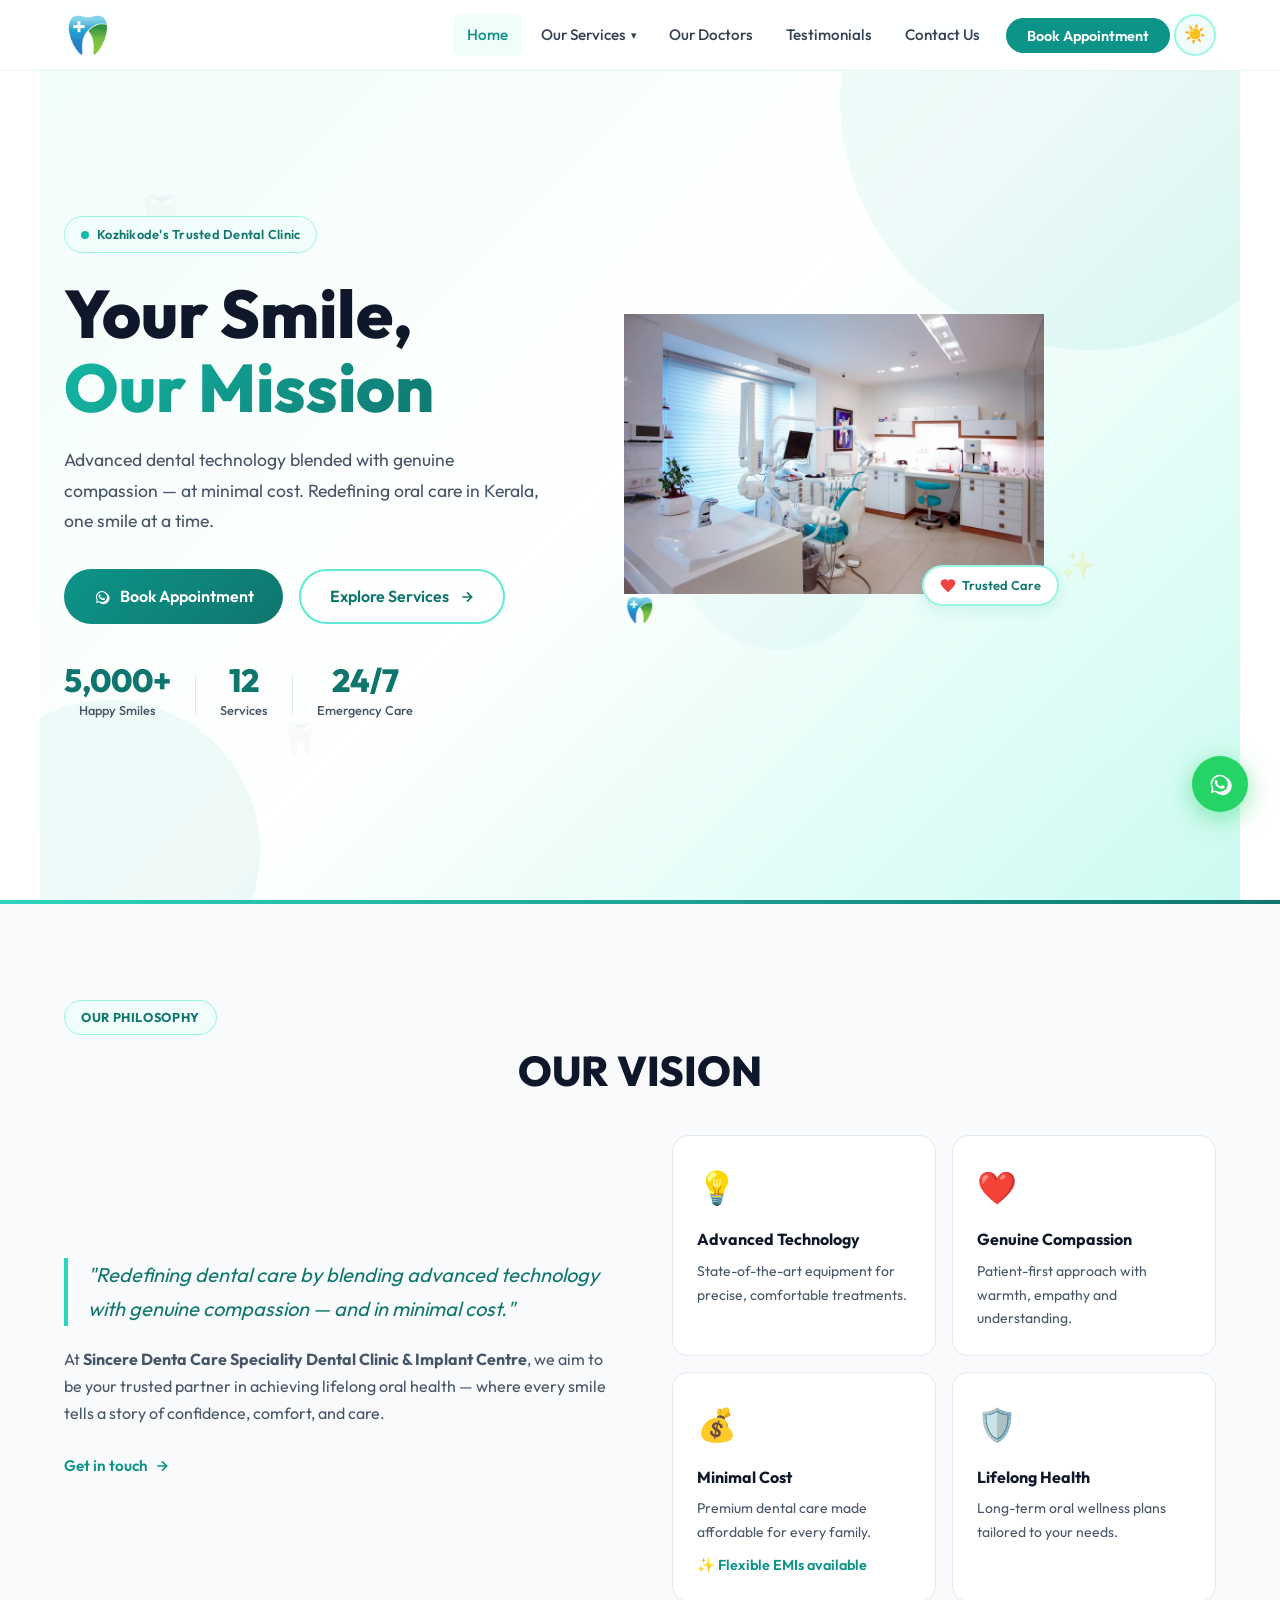
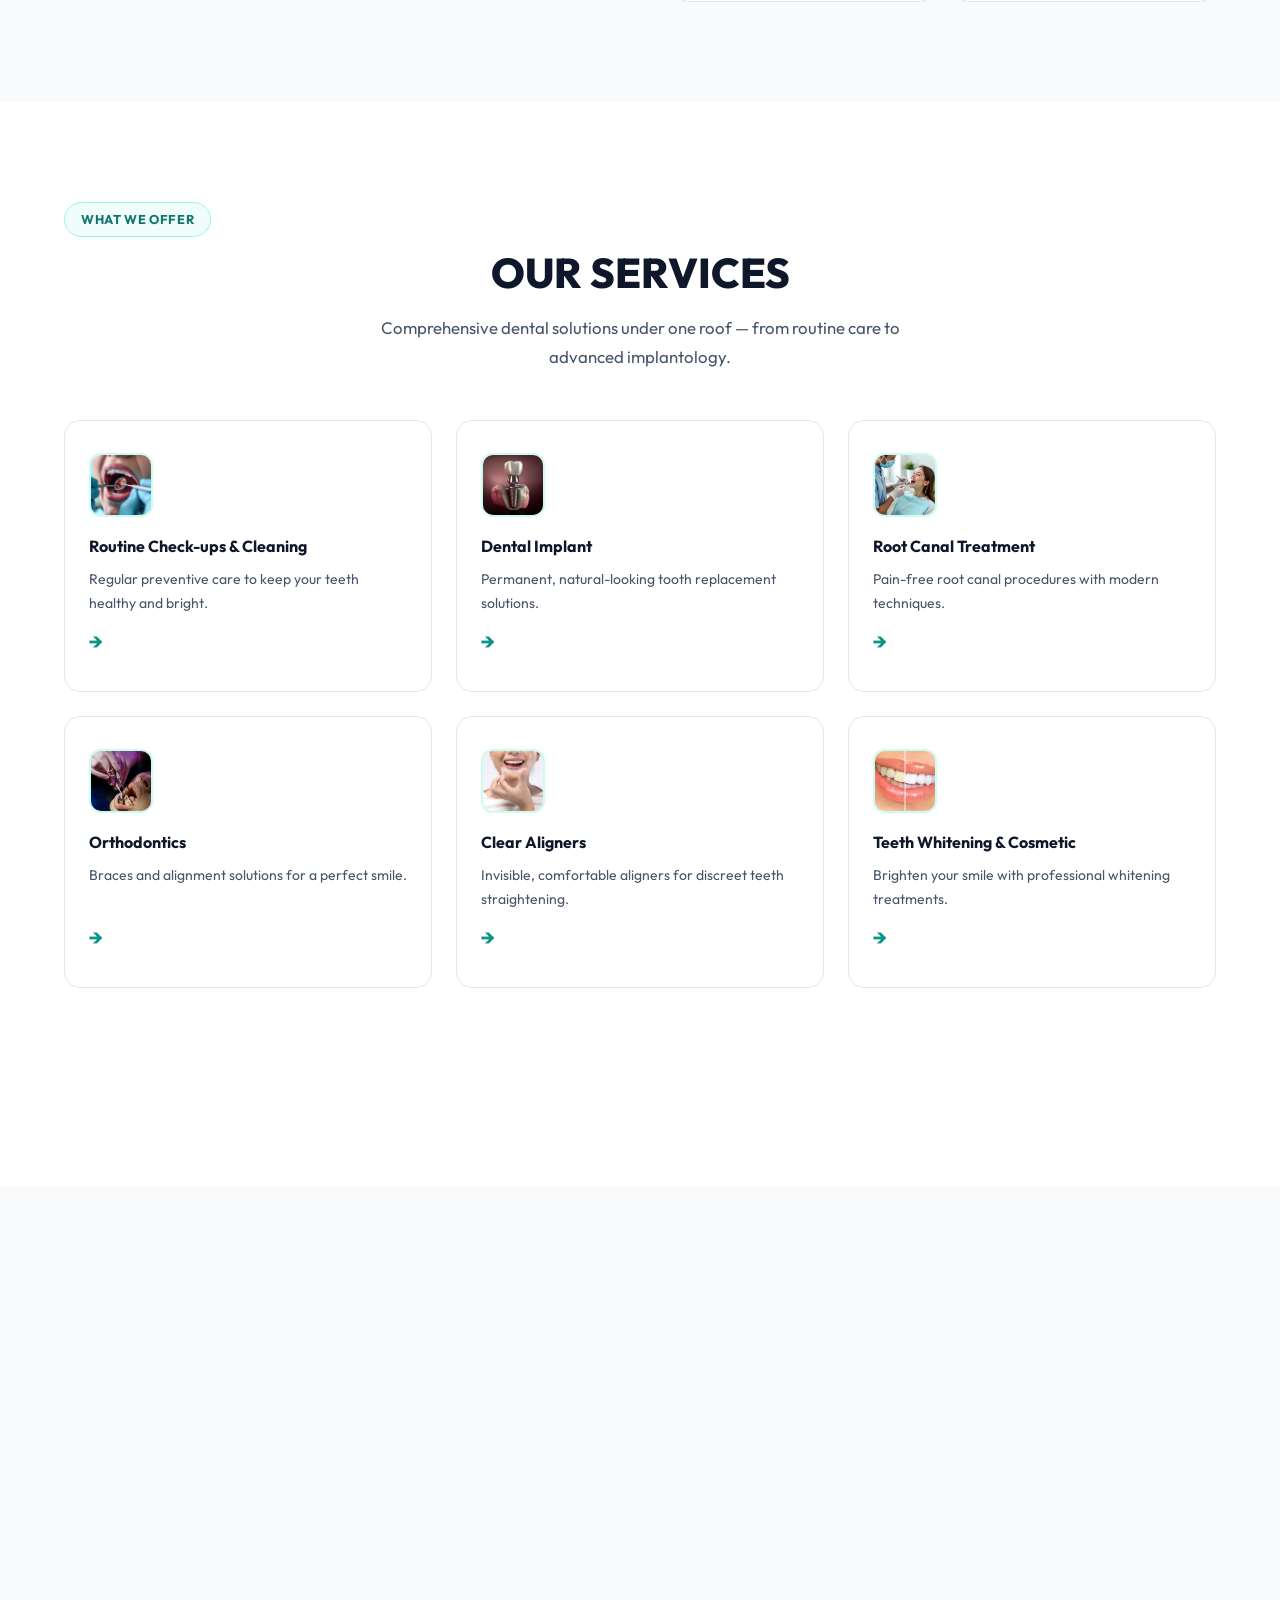
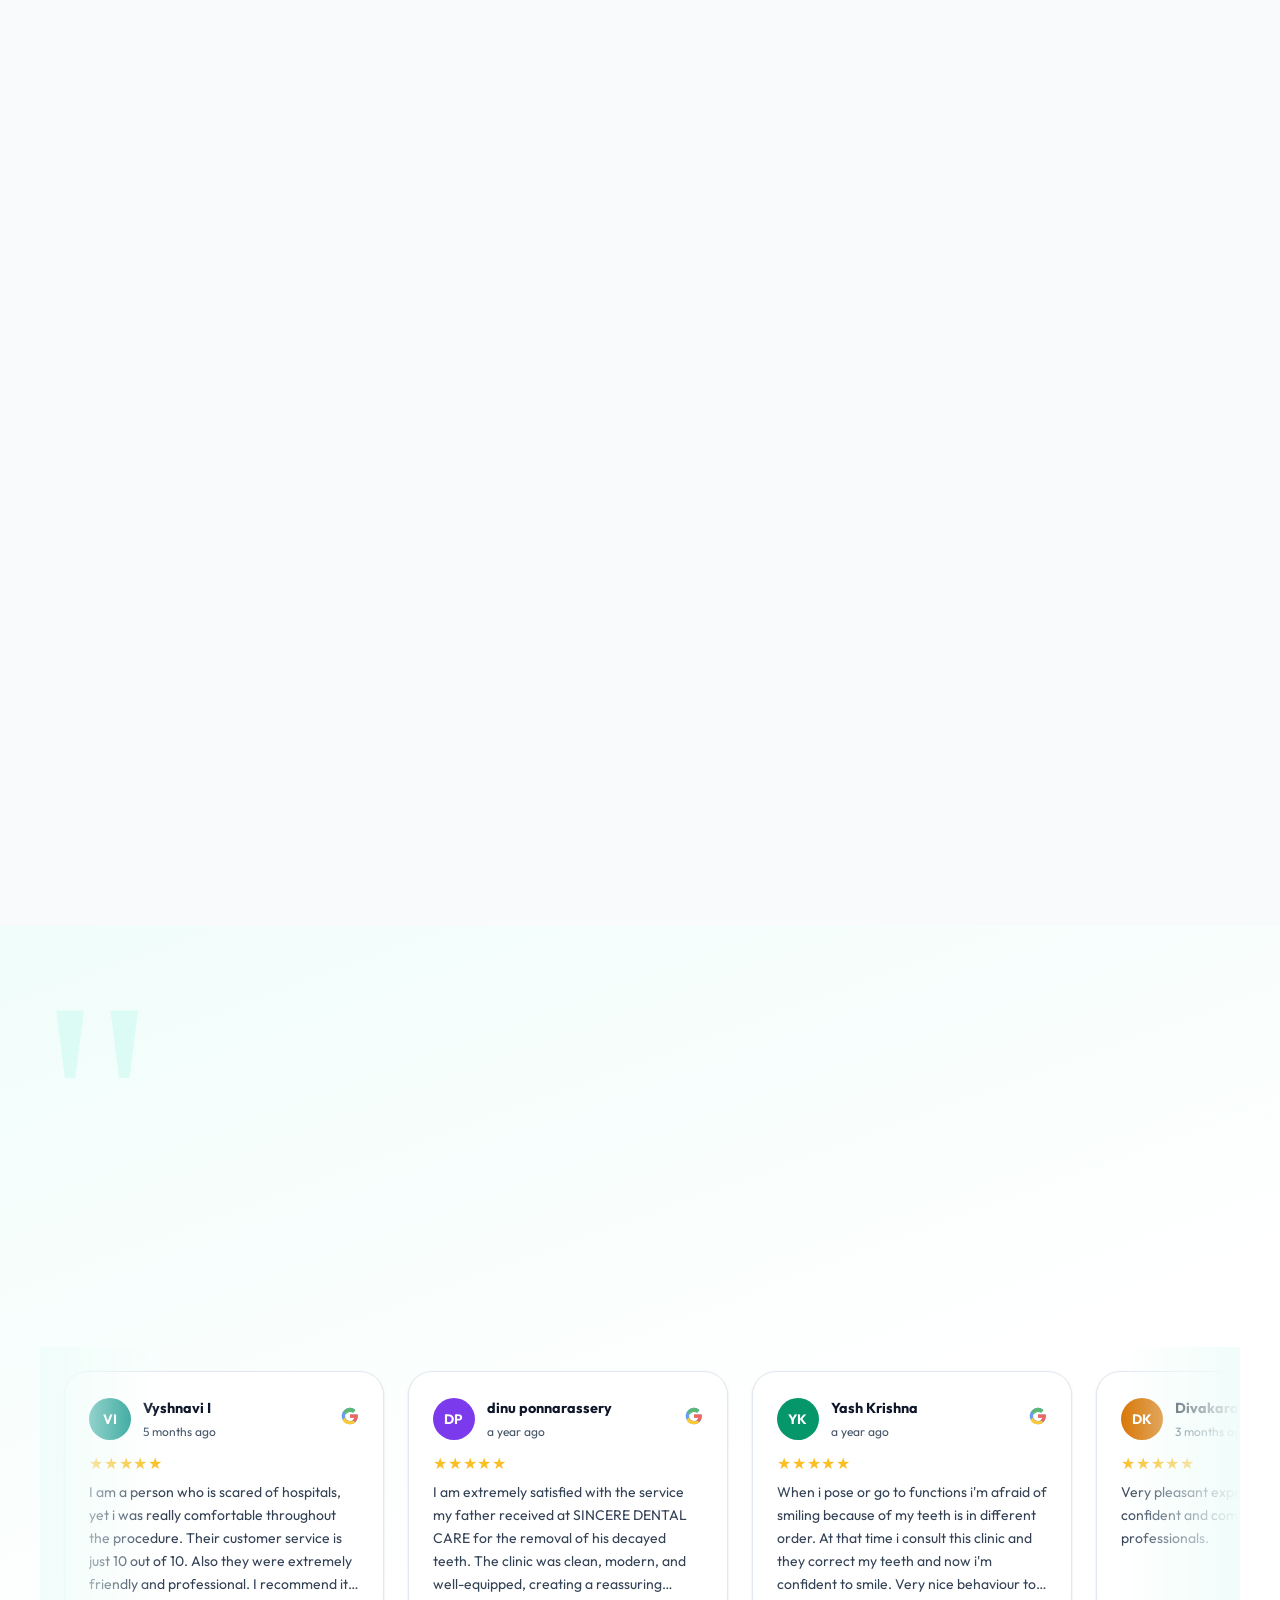
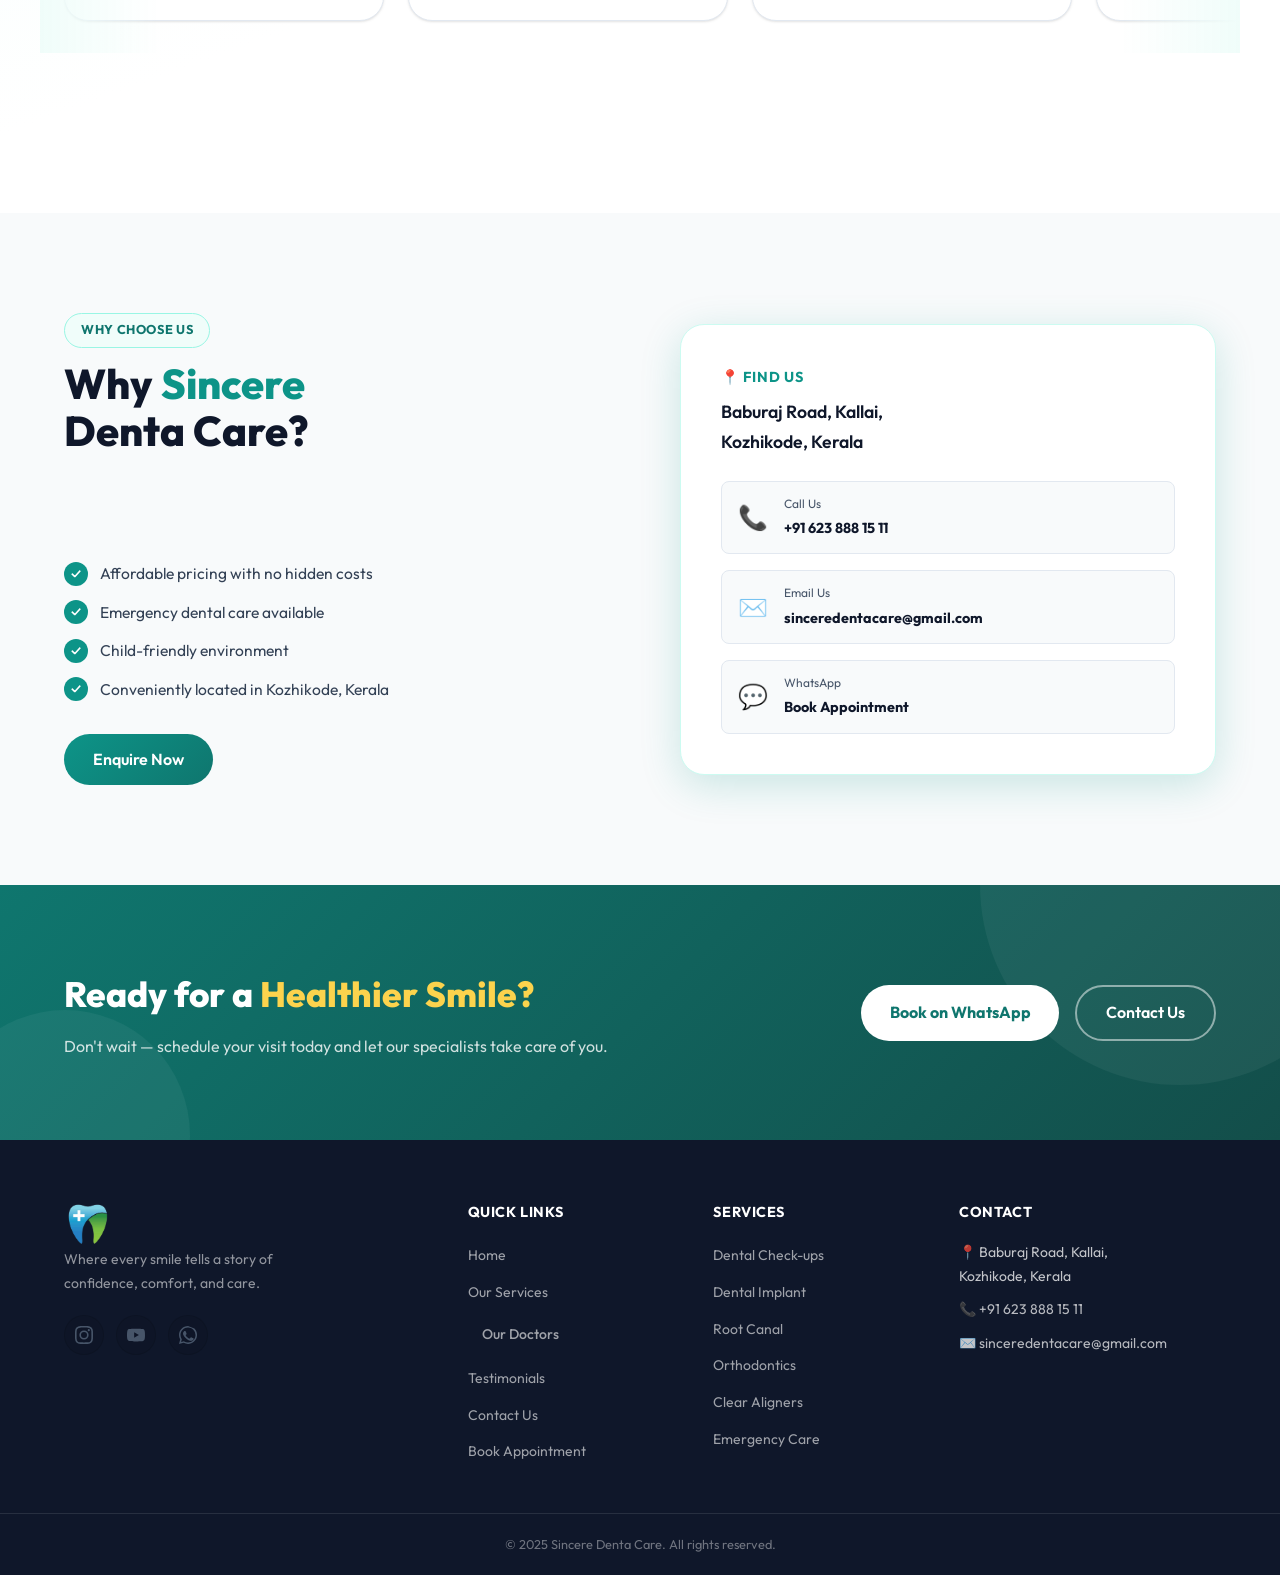
<file: index.html>
﻿<!DOCTYPE html>
<html lang="en">

<head>
    <meta charset="UTF-8" />
    <meta name="viewport" content="width=device-width, initial-scale=1.0" />
    <title>Sincere Denta Care – Speciality Dental Clinic & Implant Centre</title>
    <meta name="description"
        content="Sincere Denta Care – Advanced dental care with compassion at minimal cost. Speciality Dental Clinic & Implant Centre in Kozhikode, Kerala." />
    <link rel="stylesheet" href="css/style.css" />
    <link rel="preconnect" href="https://fonts.googleapis.com" />
    <link rel="preconnect" href="https://fonts.gstatic.com" crossorigin />
    <link
        href="https://fonts.googleapis.com/css2?family=Outfit:wght@300;400;500;600;700;800&family=Playfair+Display:ital,wght@0,600;1,500&display=swap"
        rel="stylesheet" />
</head>

<body class="page-home">

    <!-- ===== PAGE TRANSITION OVERLAY ===== -->
    <div class="page-transition" id="pageTransition"></div>

    <!-- ===== NAVBAR ===== -->
    <nav class="navbar" id="navbar">
        <div class="nav-container">
            <a href="index.html" class="nav-logo">
                <img src="images/logo.png" alt="Sincere Denta Care Logo" class="nav-logo-img" width="210" height="70" />
            </a>

            <button class="hamburger" id="hamburger" aria-label="Toggle menu">
                <span></span><span></span><span></span>
            </button>

            <ul class="nav-links" id="navLinks">
                <li><a href="index.html" class="nav-link active">Home</a></li>
                <li class="dropdown">
                    <a href="services.html" class="nav-link">Our Services <span class="arrow">▾</span></a>
                    <ul class="dropdown-menu">
                        <li><a href="services.html#checkup">Routine Check-ups & Cleaning</a></li>
                        <li><a href="services.html#implant">Dental Implant</a></li>
                        <li><a href="services.html#rootcanal">Root Canal Treatment</a></li>
                        <li><a href="services.html#orthodontics">Orthodontics</a></li>
                        <li><a href="services.html#aligners">Clear Aligners</a></li>
                        <li><a href="services.html#filling">Filling for Cavities</a></li>
                        <li><a href="services.html#pediatric">Pediatric Dental Care</a></li>
                        <li><a href="services.html#prosthesis">Dental Prosthesis</a></li>
                        <li><a href="services.html#gum">Gum Treatments</a></li>
                        <li><a href="services.html#wisdom">Wisdom Tooth Removal</a></li>
                        <li><a href="services.html#whitening">Teeth Whitening & Cosmetic</a></li>
                        <li><a href="services.html#emergency">Emergency Dental Care</a></li>
                    </ul>
                </li>
                <li><a href="doctors.html" class="nav-link">Our Doctors</a></li>
                <li><a href="testimonials.html" class="nav-link">Testimonials</a></li>
                <li><a href="contact.html" class="nav-link">Contact Us</a></li>
                <li><a href="https://wa.me/916238881511" target="_blank" class="nav-cta" id="bookBtn">Book
                        Appointment</a></li>
                <li>
                    <button class="dark-mode-toggle" id="darkModeToggle" aria-label="Toggle dark mode">
                        <span class="toggle-icon sun">☀️</span>
                        <span class="toggle-icon moon">🌙</span>
                    </button>
                </li>
            </ul>
        </div>
    </nav>

    <!-- ===== HERO SECTION ===== -->
    <section class="hero" id="hero">
        <div class="hero-bg-shapes">
            <div class="shape shape-1"></div>
            <div class="shape shape-2"></div>
            <div class="shape shape-3"></div>
            <div class="floating-tooth t1">🦷</div>
            <div class="floating-tooth t2">✨</div>
            <div class="floating-tooth t3">🦷</div>
        </div>
        <div class="hero-content">
            <div class="hero-badge animate-fade-up" style="--delay:0.1s">
                <span class="badge-dot"></span> Kozhikode's Trusted Dental Clinic
            </div>
            <h1 class="hero-title animate-fade-up" style="--delay:0.25s">
                Your Smile,<br />
                <span class="hero-highlight">Our Mission</span>
            </h1>
            <p class="hero-subtitle animate-fade-up" style="--delay:0.4s">
                Advanced dental technology blended with genuine compassion — at minimal cost. Redefining oral care in
                Kerala, one smile at a time.
            </p>
            <div class="hero-actions animate-fade-up" style="--delay:0.55s">
                <a href="https://wa.me/916238881511" target="_blank" class="btn-primary" id="heroBookBtn">
                    <svg width="18" height="18" viewBox="0 0 24 24" fill="currentColor">
                        <path
                            d="M17.6 6.4A7.94 7.94 0 0 0 12 4a8 8 0 0 0-6.93 12L4 20l4.1-1.07A8 8 0 1 0 17.6 6.4zm-5.6 12.3a6.63 6.63 0 0 1-3.38-.93l-.24-.14-2.5.65.67-2.43-.16-.25A6.65 6.65 0 1 1 12 18.7zm3.65-4.98c-.2-.1-1.18-.58-1.36-.65-.18-.07-.31-.1-.44.1-.13.2-.5.65-.62.79-.11.13-.23.15-.43.05A5.42 5.42 0 0 1 9.5 11.8c-.2-.35.2-.33.58-1.1.07-.13.03-.25-.02-.35-.05-.1-.44-1.06-.6-1.45-.16-.38-.33-.33-.44-.33h-.38c-.13 0-.35.05-.53.25-.18.2-.7.68-.7 1.66s.71 1.93.81 2.06c.1.13 1.4 2.14 3.4 3C13.86 16.3 13.86 16 14.3 15.96c.43-.04 1.4-.57 1.6-1.12.2-.55.2-1.02.14-1.12-.06-.1-.2-.15-.4-.25z" />
                    </svg>
                    Book Appointment
                </a>
                <a href="services.html" class="btn-outline" id="heroServicesBtn" data-page="services.html">
                    Explore Services
                    <svg width="16" height="16" viewBox="0 0 24 24" fill="none" stroke="currentColor"
                        stroke-width="2.5">
                        <path d="M5 12h14M12 5l7 7-7 7" />
                    </svg>
                </a>
            </div>
            <div class="hero-stats animate-fade-up" style="--delay:0.7s">
                <div class="stat"><strong class="counter" data-target="5000">0</strong><span>Happy Smiles</span></div>
                <div class="stat-divider"></div>
                <div class="stat"><strong class="counter" data-target="12">0</strong><span>Services</span></div>
                <div class="stat-divider"></div>
                <div class="stat"><strong>24/7</strong><span>Emergency Care</span></div>
            </div>
        </div>
        <div class="hero-visual animate-fade-left" style="--delay:0.3s">
            <div class="hero-card-wrapper">
                <div class="hero-photo-frame">
                    <img src="images/clinic.jpg" alt="Sincere Denta Care Clinic Interior" class="hero-real-photo" />
                    <div class="photo-overlay-badge pulse-badge">
                        <svg width="16" height="16" viewBox="0 0 24 24" fill="currentColor">
                            <path
                                d="M12 21.593c-5.63-5.539-11-10.297-11-14.402C1 3.799 4.18 2 7 2c1.935 0 3.725.79 5 2.07A6.88 6.88 0 0 1 17 2c2.82 0 6 1.8 6 5.191 0 4.105-5.37 8.863-11 14.402z" />
                        </svg>
                        Trusted Care
                    </div>
                    <div class="photo-overlay-tag">
                        <img src="images/logo.png" alt="logo" height="32" />
                    </div>
                </div>
            </div>
        </div>
    </section>

    <!-- ===== VISION SECTION ===== -->
    <section class="vision-section" id="vision">
        <div class="container">
            <div class="section-tag animate-on-scroll">Our Philosophy</div>
            <h2 class="section-title animate-on-scroll">OUR VISION</h2>
            <div class="vision-grid">
                <div class="vision-text animate-on-scroll">
                    <p class="vision-lead">"Redefining dental care by blending advanced technology with genuine
                        compassion — and in minimal cost."</p>
                    <p>At <strong>Sincere Denta Care Speciality Dental Clinic & Implant Centre</strong>, we aim to be
                        your trusted partner in achieving lifelong oral health — where every smile tells a story of
                        confidence, comfort, and care.</p>
                    <a href="contact.html" class="btn-text" data-page="contact.html">
                        Get in touch
                        <svg width="16" height="16" viewBox="0 0 24 24" fill="none" stroke="currentColor"
                            stroke-width="2.5">
                            <path d="M5 12h14M12 5l7 7-7 7" />
                        </svg>
                    </a>
                </div>
                <div class="vision-cards">
                    <div class="v-card animate-on-scroll" style="--i:0">
                        <div class="v-icon">💡</div>
                        <h3>Advanced Technology</h3>
                        <p>State-of-the-art equipment for precise, comfortable treatments.</p>
                    </div>
                    <div class="v-card animate-on-scroll" style="--i:1">
                        <div class="v-icon">❤️</div>
                        <h3>Genuine Compassion</h3>
                        <p>Patient-first approach with warmth, empathy and understanding.</p>
                    </div>
                    <div class="v-card animate-on-scroll" style="--i:2">
                        <div class="v-icon">💰</div>
                        <h3>Minimal Cost</h3>
                        <p>Premium dental care made affordable for every family.</p>
                        <p style="color: var(--teal-600); font-weight: 600; font-size: 0.9em; margin-top: 0.5rem;">✨
                            Flexible EMIs available</p>
                    </div>
                    <div class="v-card animate-on-scroll" style="--i:3">
                        <div class="v-icon">🛡️</div>
                        <h3>Lifelong Health</h3>
                        <p>Long-term oral wellness plans tailored to your needs.</p>
                    </div>
                </div>
            </div>
        </div>
    </section>

    <!-- ===== SERVICES PREVIEW ===== -->
    <section class="services-preview" id="services-preview">
        <div class="container">
            <div class="section-tag animate-on-scroll">What We Offer</div>
            <h2 class="section-title animate-on-scroll">OUR SERVICES</h2>
            <p class="section-desc animate-on-scroll">Comprehensive dental solutions under one roof — from routine care
                to advanced implantology.</p>
            <div class="services-grid">
                <a href="services.html#checkup" class="service-card animate-on-scroll" style="--i:0"
                    data-page="services.html">
                    <div class="service-icon"><img src="images/routine.jpg" alt="routine" /></div>
                    <h3>Routine Check-ups & Cleaning</h3>
                    <p>Regular preventive care to keep your teeth healthy and bright.</p>
                    <span class="service-arrow">→</span>
                </a>
                <a href="services.html#implant" class="service-card animate-on-scroll" style="--i:1"
                    data-page="services.html">
                    <div class="service-icon"><img src="images/dental impant.jpg" alt="dental impant" /></div>
                    <h3>Dental Implant</h3>
                    <p>Permanent, natural-looking tooth replacement solutions.</p>
                    <span class="service-arrow">→</span>
                </a>
                <a href="services.html#rootcanal" class="service-card animate-on-scroll" style="--i:2"
                    data-page="services.html">
                    <div class="service-icon"><img src="images/root canal.jpg" alt="root canal" /></div>
                    <h3>Root Canal Treatment</h3>
                    <p>Pain-free root canal procedures with modern techniques.</p>
                    <span class="service-arrow">→</span>
                </a>
                <a href="services.html#orthodontics" class="service-card animate-on-scroll" style="--i:3"
                    data-page="services.html">
                    <div class="service-icon"><img src="images/ortho.jpg" alt="ortho" /></div>
                    <h3>Orthodontics</h3>
                    <p>Braces and alignment solutions for a perfect smile.</p>
                    <span class="service-arrow">→</span>
                </a>
                <a href="services.html#aligners" class="service-card animate-on-scroll" style="--i:4"
                    data-page="services.html">
                    <div class="service-icon"><img src="images/Clear Aligners.jpg" alt="clear aligners" /></div>
                    <h3>Clear Aligners</h3>
                    <p>Invisible, comfortable aligners for discreet teeth straightening.</p>
                    <span class="service-arrow">→</span>
                </a>
                <a href="services.html#whitening" class="service-card animate-on-scroll" style="--i:5"
                    data-page="services.html">
                    <div class="service-icon"><img src="images/teeth white.jpg" alt="Teeth White" /></div>
                    <h3>Teeth Whitening & Cosmetic</h3>
                    <p>Brighten your smile with professional whitening treatments.</p>
                    <span class="service-arrow">→</span>
                </a>
            </div>
            <div class="services-cta animate-on-scroll">
                <a href="services.html" class="btn-primary" data-page="services.html" id="allServicesBtn">View All 12
                    Services</a>
            </div>
        </div>
    </section>
    <!-- ===== CTA BANNER ===== -->

    <!-- DOCTORS SECTION -->
    <section class="doctors-section" id="doctors" style="padding: 5rem 0 6rem;">
        <div class="container">
            <div class="section-tag animate-on-scroll">Meet the Team</div>
            <h2 class="section-title animate-on-scroll" style="text-align: center;">OUR DOCTORS</h2>
            <p class="section-desc animate-on-scroll"
                style="text-align: center; max-width: 600px; margin: 0 auto 3rem;">
                Our team of experienced, certified specialists are dedicated to giving you the best dental care with
                warmth and precision.
            </p>
            <div class="doctors-grid">

                <div class="doctor-card animate-on-scroll" style="--i:0">
                    <div class="doctor-photo-wrap">
                        <img src="images/nakul.jpg" alt="Dr. Nakul Raj" class="doctor-photo" />
                    </div>
                    <div class="doctor-info">
                        <h3 class="doctor-name">Dr. Nakul Raj</h3>
                        <p class="doctor-degree">BDS, PG Dip (University of Santiago de Compostela, Spain)</p>
                        <span class="doctor-badge">Orthodontics &amp; Dentofacial Orthopaedics(Braces and Invisible Aligners)</span>
                    </div>
                </div>

                <div class="doctor-card animate-on-scroll" style="--i:1">
                    <div class="doctor-photo-wrap">
                        <img src="images/swati.jpg" alt="Dr. I P Swathi" class="doctor-photo" />
                    </div>
                    <div class="doctor-info">
                        <h3 class="doctor-name">Dr. I P Swathi</h3>
                        <p class="doctor-degree">BDS</p>
                        <span class="doctor-badge">Chief Dental Surgeon</span>
                    </div>
                </div>

                <div class="doctor-card animate-on-scroll" style="--i:2">
                    <div class="doctor-photo-wrap">
                        <img src="images/tham.jpg" alt="Dr. Thamarai Manalan" class="doctor-photo" />
                    </div>
                    <div class="doctor-info">
                        <h3 class="doctor-name">Dr. Thamarai Manalan</h3>
                        <p class="doctor-degree">BDS, MDS (Govt Dental College, Kozhikode)</p>
                        <span class="doctor-badge">Endodontist (Root Canal Specialist)</span>
                    </div>
                </div>
                
                <div class="doctor-card animate-on-scroll" style="--i:0">
                    <div class="doctor-photo-wrap">
                        <img src="ahalia.jpg" alt="Dr.Ahalia" class="doctor-photo" />
                    </div>
                    <div class="doctor-info">
                        <h3 class="doctor-name">Dr. Ahalia Radhakrishnan</h3>
                        <p class="doctor-degree">BDS, MDS</p>
                        <span class="doctor-badge">Pedodontist (Child Specialist)</span>
                    </div>
                </div>

                 <div class="doctor-card animate-on-scroll" style="--i:0">
                    <div class="doctor-photo-wrap">
                        <img src="manu.jpg" alt="Dr. Manu" class="doctor-photo" />
                    </div>
                    <div class="doctor-info">
                        <h3 class="doctor-name">Dr. Manu Mathew</h3>
                        <p class="doctor-degree">BDS, MDS(Govt. Dental College,Kozhikode)</p>
                        <span class="doctor-badge">Oral Surgeon & Implantologist</span>
                    </div>
                </div>

            </div>
        </div>
    </section>

    <!-- TESTIMONIALS SECTION -->
    <section class="testimonials-section" id="testimonials">
        <div class="container">
            <div class="testimonials-header animate-on-scroll">
                <div class="section-tag">Verified Google Reviews</div>
                <h2 class="section-title">Trusted by <span class="hero-highlight">Hundreds</span> of Patients</h2>
                <p class="section-desc">Every review below is from a real patient who visited our clinic. Hover over a
                    card to pause and read.</p>

                <!-- Google Rating Badge -->
                <a href="https://www.google.com/search?sca_esv=cebedde645a747c8&rlz=1C1ONGR_enIN1120IN1120&sxsrf=ANbL-n7aFyr-s7aLxBBZsMom5fqf-rgACQ:1772707184701&si=[base64]&q=Sincere+Denta+Care+Speciality+Dental+Clinic+%26+Implant+Centre+Reviews&sa=X&ved=2ahUKEwjNwqPwyIiTAxUNRWcHHa7zI9gQ0bkNegQILhAH&biw=1396&bih=675&dpr=1.38"
                    target="_blank" rel="noopener noreferrer" class="google-rating-badge animate-on-scroll">
                    <div class="grb-google-logo">
                        <svg viewBox="0 0 48 48" width="28" height="28">
                            <path fill="#4285F4"
                                d="M44.5 20H24v8.5h11.8C34.7 33.9 30.1 37 24 37c-7.2 0-13-5.8-13-13s5.8-13 13-13c3.1 0 5.9 1.1 8.1 2.9l6.4-6.4C34.6 4.1 29.6 2 24 2 11.8 2 2 11.8 2 24s9.8 22 22 22c11 0 21-8 21-22 0-1.3-.2-2.7-.5-4z" />
                            <path fill="#34A853"
                                d="M6.3 14.7l7 5.1C15.2 16 19.3 13 24 13c3.1 0 5.9 1.1 8.1 2.9l6.4-6.4C34.6 4.1 29.6 2 24 2 16.3 2 9.6 7.3 6.3 14.7z" />
                            <path fill="#FBBC05"
                                d="M24 46c5.9 0 10.9-2 14.5-5.4l-6.7-5.5C29.8 36.9 27 38 24 38c-6.1 0-11.3-4.1-13.2-9.7l-7 5.4C7.2 41.5 15 46 24 46z" />
                            <path fill="#EA4335"
                                d="M44.5 20H24v8.5h11.8c-.9 2.5-2.6 4.6-4.8 6l6.7 5.5C41.6 36.7 44.5 30.9 44.5 24c0-1.3-.2-2.7-.5-4z" />
                        </svg>
                    </div>
                    <div class="grb-info">
                        <div class="grb-stars">
                            <span class="star filled">★</span><span class="star filled">★</span><span
                                class="star filled">★</span><span class="star filled">★</span><span
                                class="star half-filled">★</span>
                            <strong>4.9</strong>
                        </div>
                        <div class="grb-count">Based on <strong>43+ Google Reviews</strong></div>
                    </div>
                    <div class="grb-arrow">View all →</div>
                </a>
            </div>

            <!-- Auto-scrolling carousel -->
            <div class="testimonials-track-wrapper">
                <div class="testimonials-track" id="testimonialsTrack">
                    <!-- Review Card 1 -->
                    <div class="review-card">
                        <div class="rc-header">
                            <div class="rc-avatar" style="--avatar-bg:#0D9488;">VI</div>
                            <div class="rc-meta">
                                <div class="rc-name">Vyshnavi I</div>
                                <div class="rc-date">5 months ago</div>
                            </div>
                            <div class="rc-google-icon">
                                <svg viewBox="0 0 48 48" width="18" height="18">
                                    <path fill="#4285F4"
                                        d="M44.5 20H24v8.5h11.8C34.7 33.9 30.1 37 24 37c-7.2 0-13-5.8-13-13s5.8-13 13-13c3.1 0 5.9 1.1 8.1 2.9l6.4-6.4C34.6 4.1 29.6 2 24 2 11.8 2 2 11.8 2 24s9.8 22 22 22c11 0 21-8 21-22 0-1.3-.2-2.7-.5-4z" />
                                    <path fill="#34A853"
                                        d="M6.3 14.7l7 5.1C15.2 16 19.3 13 24 13c3.1 0 5.9 1.1 8.1 2.9l6.4-6.4C34.6 4.1 29.6 2 24 2 16.3 2 9.6 7.3 6.3 14.7z" />
                                    <path fill="#FBBC05"
                                        d="M24 46c5.9 0 10.9-2 14.5-5.4l-6.7-5.5C29.8 36.9 27 38 24 38c-6.1 0-11.3-4.1-13.2-9.7l-7 5.4C7.2 41.5 15 46 24 46z" />
                                    <path fill="#EA4335"
                                        d="M44.5 20H24v8.5h11.8c-.9 2.5-2.6 4.6-4.8 6l6.7 5.5C41.6 36.7 44.5 30.9 44.5 24c0-1.3-.2-2.7-.5-4z" />
                                </svg>
                            </div>
                        </div>
                        <div class="rc-stars">★★★★★</div>
                        <p class="rc-text">I am a person who is scared of hospitals, yet i was really comfortable
                            throughout the procedure. Their customer service is just 10 out of 10. Also they were
                            extremely friendly and professional. I recommend it to anyone who looking for a reliable
                            dental clinic.</p>
                    </div>

                    <!-- Review Card 2 -->
                    <div class="review-card">
                        <div class="rc-header">
                            <div class="rc-avatar" style="--avatar-bg:#7C3AED;">DP</div>
                            <div class="rc-meta">
                                <div class="rc-name">dinu ponnarassery</div>
                                <div class="rc-date">a year ago</div>
                            </div>
                            <div class="rc-google-icon">
                                <svg viewBox="0 0 48 48" width="18" height="18">
                                    <path fill="#4285F4"
                                        d="M44.5 20H24v8.5h11.8C34.7 33.9 30.1 37 24 37c-7.2 0-13-5.8-13-13s5.8-13 13-13c3.1 0 5.9 1.1 8.1 2.9l6.4-6.4C34.6 4.1 29.6 2 24 2 11.8 2 2 11.8 2 24s9.8 22 22 22c11 0 21-8 21-22 0-1.3-.2-2.7-.5-4z" />
                                    <path fill="#34A853"
                                        d="M6.3 14.7l7 5.1C15.2 16 19.3 13 24 13c3.1 0 5.9 1.1 8.1 2.9l6.4-6.4C34.6 4.1 29.6 2 24 2 16.3 2 9.6 7.3 6.3 14.7z" />
                                    <path fill="#FBBC05"
                                        d="M24 46c5.9 0 10.9-2 14.5-5.4l-6.7-5.5C29.8 36.9 27 38 24 38c-6.1 0-11.3-4.1-13.2-9.7l-7 5.4C7.2 41.5 15 46 24 46z" />
                                    <path fill="#EA4335"
                                        d="M44.5 20H24v8.5h11.8c-.9 2.5-2.6 4.6-4.8 6l6.7 5.5C41.6 36.7 44.5 30.9 44.5 24c0-1.3-.2-2.7-.5-4z" />
                                </svg>
                            </div>
                        </div>
                        <div class="rc-stars">★★★★★</div>
                        <p class="rc-text">I am extremely satisfied with the service my father received at SINCERE
                            DENTAL CARE for the removal of his decayed teeth. The clinic was clean, modern, and
                            well-equipped, creating a reassuring environment. The staff was friendly and efficient, and
                            the dentist demonstrated exceptional expertise and care. The entire procedure was smooth,
                            and my father's recovery has been painless. I highly recommend SINCERE DENTAL CARE for their
                            professional and compassionate dental services.</p>
                    </div>

                    <!-- Review Card 3 -->
                    <div class="review-card">
                        <div class="rc-header">
                            <div class="rc-avatar" style="--avatar-bg:#059669;">YK</div>
                            <div class="rc-meta">
                                <div class="rc-name">Yash Krishna</div>
                                <div class="rc-date">a year ago</div>
                            </div>
                            <div class="rc-google-icon">
                                <svg viewBox="0 0 48 48" width="18" height="18">
                                    <path fill="#4285F4"
                                        d="M44.5 20H24v8.5h11.8C34.7 33.9 30.1 37 24 37c-7.2 0-13-5.8-13-13s5.8-13 13-13c3.1 0 5.9 1.1 8.1 2.9l6.4-6.4C34.6 4.1 29.6 2 24 2 11.8 2 2 11.8 2 24s9.8 22 22 22c11 0 21-8 21-22 0-1.3-.2-2.7-.5-4z" />
                                    <path fill="#34A853"
                                        d="M6.3 14.7l7 5.1C15.2 16 19.3 13 24 13c3.1 0 5.9 1.1 8.1 2.9l6.4-6.4C34.6 4.1 29.6 2 24 2 16.3 2 9.6 7.3 6.3 14.7z" />
                                    <path fill="#FBBC05"
                                        d="M24 46c5.9 0 10.9-2 14.5-5.4l-6.7-5.5C29.8 36.9 27 38 24 38c-6.1 0-11.3-4.1-13.2-9.7l-7 5.4C7.2 41.5 15 46 24 46z" />
                                    <path fill="#EA4335"
                                        d="M44.5 20H24v8.5h11.8c-.9 2.5-2.6 4.6-4.8 6l6.7 5.5C41.6 36.7 44.5 30.9 44.5 24c0-1.3-.2-2.7-.5-4z" />
                                </svg>
                            </div>
                        </div>
                        <div class="rc-stars">★★★★★</div>
                        <p class="rc-text">When i pose or go to functions i'm afraid of smiling because of my teeth is
                            in different order. At that time i consult this clinic and they correct my teeth and now i'm
                            confident to smile. Very nice behaviour to patients. I loved it ❤️</p>
                    </div>

                    <!-- Review Card 4 -->
                    <div class="review-card">
                        <div class="rc-header">
                            <div class="rc-avatar" style="--avatar-bg:#D97706;">DK</div>
                            <div class="rc-meta">
                                <div class="rc-name">Divakaran K V</div>
                                <div class="rc-date">3 months ago</div>
                            </div>
                            <div class="rc-google-icon">
                                <svg viewBox="0 0 48 48" width="18" height="18">
                                    <path fill="#4285F4"
                                        d="M44.5 20H24v8.5h11.8C34.7 33.9 30.1 37 24 37c-7.2 0-13-5.8-13-13s5.8-13 13-13c3.1 0 5.9 1.1 8.1 2.9l6.4-6.4C34.6 4.1 29.6 2 24 2 11.8 2 2 11.8 2 24s9.8 22 22 22c11 0 21-8 21-22 0-1.3-.2-2.7-.5-4z" />
                                    <path fill="#34A853"
                                        d="M6.3 14.7l7 5.1C15.2 16 19.3 13 24 13c3.1 0 5.9 1.1 8.1 2.9l6.4-6.4C34.6 4.1 29.6 2 24 2 16.3 2 9.6 7.3 6.3 14.7z" />
                                    <path fill="#FBBC05"
                                        d="M24 46c5.9 0 10.9-2 14.5-5.4l-6.7-5.5C29.8 36.9 27 38 24 38c-6.1 0-11.3-4.1-13.2-9.7l-7 5.4C7.2 41.5 15 46 24 46z" />
                                    <path fill="#EA4335"
                                        d="M44.5 20H24v8.5h11.8c-.9 2.5-2.6 4.6-4.8 6l6.7 5.5C41.6 36.7 44.5 30.9 44.5 24c0-1.3-.2-2.7-.5-4z" />
                                </svg>
                            </div>
                        </div>
                        <div class="rc-stars">★★★★★</div>
                        <p class="rc-text">Very pleasant experience. Helpful, confident and communicative professionals.
                        </p>
                    </div>

                    <!-- Review Card 5 -->
                    <div class="review-card">
                        <div class="rc-header">
                            <div class="rc-avatar" style="--avatar-bg:#DC2626;">HK</div>
                            <div class="rc-meta">
                                <div class="rc-name">hemlata kuntal</div>
                                <div class="rc-date">a year ago</div>
                            </div>
                            <div class="rc-google-icon">
                                <svg viewBox="0 0 48 48" width="18" height="18">
                                    <path fill="#4285F4"
                                        d="M44.5 20H24v8.5h11.8C34.7 33.9 30.1 37 24 37c-7.2 0-13-5.8-13-13s5.8-13 13-13c3.1 0 5.9 1.1 8.1 2.9l6.4-6.4C34.6 4.1 29.6 2 24 2 11.8 2 2 11.8 2 24s9.8 22 22 22c11 0 21-8 21-22 0-1.3-.2-2.7-.5-4z" />
                                    <path fill="#34A853"
                                        d="M6.3 14.7l7 5.1C15.2 16 19.3 13 24 13c3.1 0 5.9 1.1 8.1 2.9l6.4-6.4C34.6 4.1 29.6 2 24 2 16.3 2 9.6 7.3 6.3 14.7z" />
                                    <path fill="#FBBC05"
                                        d="M24 46c5.9 0 10.9-2 14.5-5.4l-6.7-5.5C29.8 36.9 27 38 24 38c-6.1 0-11.3-4.1-13.2-9.7l-7 5.4C7.2 41.5 15 46 24 46z" />
                                    <path fill="#EA4335"
                                        d="M44.5 20H24v8.5h11.8c-.9 2.5-2.6 4.6-4.8 6l6.7 5.5C41.6 36.7 44.5 30.9 44.5 24c0-1.3-.2-2.7-.5-4z" />
                                </svg>
                            </div>
                        </div>
                        <div class="rc-stars">★★★★★</div>
                        <p class="rc-text">Doctors are high qualified. They listen to patients problem very nicely and
                            then suggests the best treatment. I am highly satisfied with their behaviour and management
                            and I can suggest many patients to visit this clinic for any issue.</p>
                    </div>

                    <!-- Review Card 6 -->
                    <div class="review-card">
                        <div class="rc-header">
                            <div class="rc-avatar" style="--avatar-bg:#2563EB;">SI</div>
                            <div class="rc-meta">
                                <div class="rc-name">swetha ip</div>
                                <div class="rc-date">a year ago</div>
                            </div>
                            <div class="rc-google-icon">
                                <svg viewBox="0 0 48 48" width="18" height="18">
                                    <path fill="#4285F4"
                                        d="M44.5 20H24v8.5h11.8C34.7 33.9 30.1 37 24 37c-7.2 0-13-5.8-13-13s5.8-13 13-13c3.1 0 5.9 1.1 8.1 2.9l6.4-6.4C34.6 4.1 29.6 2 24 2 11.8 2 2 11.8 2 24s9.8 22 22 22c11 0 21-8 21-22 0-1.3-.2-2.7-.5-4z" />
                                    <path fill="#34A853"
                                        d="M6.3 14.7l7 5.1C15.2 16 19.3 13 24 13c3.1 0 5.9 1.1 8.1 2.9l6.4-6.4C34.6 4.1 29.6 2 24 2 16.3 2 9.6 7.3 6.3 14.7z" />
                                    <path fill="#FBBC05"
                                        d="M24 46c5.9 0 10.9-2 14.5-5.4l-6.7-5.5C29.8 36.9 27 38 24 38c-6.1 0-11.3-4.1-13.2-9.7l-7 5.4C7.2 41.5 15 46 24 46z" />
                                    <path fill="#EA4335"
                                        d="M44.5 20H24v8.5h11.8c-.9 2.5-2.6 4.6-4.8 6l6.7 5.5C41.6 36.7 44.5 30.9 44.5 24c0-1.3-.2-2.7-.5-4z" />
                                </svg>
                            </div>
                        </div>
                        <div class="rc-stars">★★★★★</div>
                        <p class="rc-text">I have been there once, they are providing very good treatment and the
                            doctors are very friendly. If you have any issues with your teeth i guess you must visit
                            there 👍</p>
                    </div>

                    <!-- Review Card 7 -->
                    <div class="review-card">
                        <div class="rc-header">
                            <div class="rc-avatar" style="--avatar-bg:#BE185D;">SS</div>
                            <div class="rc-meta">
                                <div class="rc-name">Simna Suresh</div>
                                <div class="rc-date">5 years ago</div>
                            </div>
                            <div class="rc-google-icon">
                                <svg viewBox="0 0 48 48" width="18" height="18">
                                    <path fill="#4285F4"
                                        d="M44.5 20H24v8.5h11.8C34.7 33.9 30.1 37 24 37c-7.2 0-13-5.8-13-13s5.8-13 13-13c3.1 0 5.9 1.1 8.1 2.9l6.4-6.4C34.6 4.1 29.6 2 24 2 11.8 2 2 11.8 2 24s9.8 22 22 22c11 0 21-8 21-22 0-1.3-.2-2.7-.5-4z" />
                                    <path fill="#34A853"
                                        d="M6.3 14.7l7 5.1C15.2 16 19.3 13 24 13c3.1 0 5.9 1.1 8.1 2.9l6.4-6.4C34.6 4.1 29.6 2 24 2 16.3 2 9.6 7.3 6.3 14.7z" />
                                    <path fill="#FBBC05"
                                        d="M24 46c5.9 0 10.9-2 14.5-5.4l-6.7-5.5C29.8 36.9 27 38 24 38c-6.1 0-11.3-4.1-13.2-9.7l-7 5.4C7.2 41.5 15 46 24 46z" />
                                    <path fill="#EA4335"
                                        d="M44.5 20H24v8.5h11.8c-.9 2.5-2.6 4.6-4.8 6l6.7 5.5C41.6 36.7 44.5 30.9 44.5 24c0-1.3-.2-2.7-.5-4z" />
                                </svg>
                            </div>
                        </div>
                        <div class="rc-stars">★★★★★</div>
                        <p class="rc-text">I highly recommend these doctors and dental clinic. My visit have been a
                            delightful experience. The staff is always professional and very pleasant, the dental work I
                            had done was exceptional. The clinic is clean and well managed.</p>
                    </div>

                    <!-- Review Card 8 -->
                    <div class="review-card">
                        <div class="rc-header">
                            <div class="rc-avatar" style="--avatar-bg:#0E7490;">AA</div>
                            <div class="rc-meta">
                                <div class="rc-name">Aliya Ahamed</div>
                                <div class="rc-date">2 years ago</div>
                            </div>
                            <div class="rc-google-icon">
                                <svg viewBox="0 0 48 48" width="18" height="18">
                                    <path fill="#4285F4"
                                        d="M44.5 20H24v8.5h11.8C34.7 33.9 30.1 37 24 37c-7.2 0-13-5.8-13-13s5.8-13 13-13c3.1 0 5.9 1.1 8.1 2.9l6.4-6.4C34.6 4.1 29.6 2 24 2 11.8 2 2 11.8 2 24s9.8 22 22 22c11 0 21-8 21-22 0-1.3-.2-2.7-.5-4z" />
                                    <path fill="#34A853"
                                        d="M6.3 14.7l7 5.1C15.2 16 19.3 13 24 13c3.1 0 5.9 1.1 8.1 2.9l6.4-6.4C34.6 4.1 29.6 2 24 2 16.3 2 9.6 7.3 6.3 14.7z" />
                                    <path fill="#FBBC05"
                                        d="M24 46c5.9 0 10.9-2 14.5-5.4l-6.7-5.5C29.8 36.9 27 38 24 38c-6.1 0-11.3-4.1-13.2-9.7l-7 5.4C7.2 41.5 15 46 24 46z" />
                                    <path fill="#EA4335"
                                        d="M44.5 20H24v8.5h11.8c-.9 2.5-2.6 4.6-4.8 6l6.7 5.5C41.6 36.7 44.5 30.9 44.5 24c0-1.3-.2-2.7-.5-4z" />
                                </svg>
                            </div>
                        </div>
                        <div class="rc-stars">★★★★★</div>
                        <p class="rc-text">Satisfied with Orthodontic treatment.... The service that i got was way ahead
                            of my expectation 👍😊</p>
                    </div>

                    <!-- Review Card 9 -->
                    <div class="review-card">
                        <div class="rc-header">
                            <div class="rc-avatar" style="--avatar-bg:#9333EA;">SR</div>
                            <div class="rc-meta">
                                <div class="rc-name">Shishir Raj</div>
                                <div class="rc-date">a year ago</div>
                            </div>
                            <div class="rc-google-icon">
                                <svg viewBox="0 0 48 48" width="18" height="18">
                                    <path fill="#4285F4"
                                        d="M44.5 20H24v8.5h11.8C34.7 33.9 30.1 37 24 37c-7.2 0-13-5.8-13-13s5.8-13 13-13c3.1 0 5.9 1.1 8.1 2.9l6.4-6.4C34.6 4.1 29.6 2 24 2 11.8 2 2 11.8 2 24s9.8 22 22 22c11 0 21-8 21-22 0-1.3-.2-2.7-.5-4z" />
                                    <path fill="#34A853"
                                        d="M6.3 14.7l7 5.1C15.2 16 19.3 13 24 13c3.1 0 5.9 1.1 8.1 2.9l6.4-6.4C34.6 4.1 29.6 2 24 2 16.3 2 9.6 7.3 6.3 14.7z" />
                                    <path fill="#FBBC05"
                                        d="M24 46c5.9 0 10.9-2 14.5-5.4l-6.7-5.5C29.8 36.9 27 38 24 38c-6.1 0-11.3-4.1-13.2-9.7l-7 5.4C7.2 41.5 15 46 24 46z" />
                                    <path fill="#EA4335"
                                        d="M44.5 20H24v8.5h11.8c-.9 2.5-2.6 4.6-4.8 6l6.7 5.5C41.6 36.7 44.5 30.9 44.5 24c0-1.3-.2-2.7-.5-4z" />
                                </svg>
                            </div>
                        </div>
                        <div class="rc-stars">★★★★★</div>
                        <p class="rc-text">Best Dental Clinic in town... Doctors are well mannered and experienced...
                        </p>
                    </div>

                    <!-- Review Card 10 -->
                    <div class="review-card">
                        <div class="rc-header">
                            <div class="rc-avatar" style="--avatar-bg:#B45309;">AS</div>
                            <div class="rc-meta">
                                <div class="rc-name">Aneen Suresh</div>
                                <div class="rc-date">5 years ago</div>
                            </div>
                            <div class="rc-google-icon">
                                <svg viewBox="0 0 48 48" width="18" height="18">
                                    <path fill="#4285F4"
                                        d="M44.5 20H24v8.5h11.8C34.7 33.9 30.1 37 24 37c-7.2 0-13-5.8-13-13s5.8-13 13-13c3.1 0 5.9 1.1 8.1 2.9l6.4-6.4C34.6 4.1 29.6 2 24 2 11.8 2 2 11.8 2 24s9.8 22 22 22c11 0 21-8 21-22 0-1.3-.2-2.7-.5-4z" />
                                    <path fill="#34A853"
                                        d="M6.3 14.7l7 5.1C15.2 16 19.3 13 24 13c3.1 0 5.9 1.1 8.1 2.9l6.4-6.4C34.6 4.1 29.6 2 24 2 16.3 2 9.6 7.3 6.3 14.7z" />
                                    <path fill="#FBBC05"
                                        d="M24 46c5.9 0 10.9-2 14.5-5.4l-6.7-5.5C29.8 36.9 27 38 24 38c-6.1 0-11.3-4.1-13.2-9.7l-7 5.4C7.2 41.5 15 46 24 46z" />
                                    <path fill="#EA4335"
                                        d="M44.5 20H24v8.5h11.8c-.9 2.5-2.6 4.6-4.8 6l6.7 5.5C41.6 36.7 44.5 30.9 44.5 24c0-1.3-.2-2.7-.5-4z" />
                                </svg>
                            </div>
                        </div>
                        <div class="rc-stars">★★★★★</div>
                        <p class="rc-text">Dr. Bilaal is one of the most excellent doctors available in Kozhikode city.
                            You can trust your oral health with him, and his best in class treatments.</p>
                    </div>
                </div>
            </div>

            <!-- View All Link -->
            <div class="testimonials-footer animate-on-scroll">
                <a href="https://www.google.com/search?sca_esv=cebedde645a747c8&rlz=1C1ONGR_enIN1120IN1120&sxsrf=ANbL-n7aFyr-s7aLxBBZsMom5fqf-rgACQ:1772707184701&si=[base64]&q=Sincere+Denta+Care+Speciality+Dental+Clinic+%26+Implant+Centre+Reviews&sa=X&ved=2ahUKEwjNwqPwyIiTAxUNRWcHHa7zI9gQ0bkNegQILhAH&biw=1396&bih=675&dpr=1.38"
                    target="_blank" rel="noopener noreferrer" class="btn-outline testimonials-view-all"
                    id="viewAllReviewsBtn">
                    <svg viewBox="0 0 48 48" width="20" height="20">
                        <path fill="#4285F4"
                            d="M44.5 20H24v8.5h11.8C34.7 33.9 30.1 37 24 37c-7.2 0-13-5.8-13-13s5.8-13 13-13c3.1 0 5.9 1.1 8.1 2.9l6.4-6.4C34.6 4.1 29.6 2 24 2 11.8 2 2 11.8 2 24s9.8 22 22 22c11 0 21-8 21-22 0-1.3-.2-2.7-.5-4z" />
                        <path fill="#34A853"
                            d="M6.3 14.7l7 5.1C15.2 16 19.3 13 24 13c3.1 0 5.9 1.1 8.1 2.9l6.4-6.4C34.6 4.1 29.6 2 24 2 16.3 2 9.6 7.3 6.3 14.7z" />
                        <path fill="#FBBC05"
                            d="M24 46c5.9 0 10.9-2 14.5-5.4l-6.7-5.5C29.8 36.9 27 38 24 38c-6.1 0-11.3-4.1-13.2-9.7l-7 5.4C7.2 41.5 15 46 24 46z" />
                        <path fill="#EA4335"
                            d="M44.5 20H24v8.5h11.8c-.9 2.5-2.6 4.6-4.8 6l6.7 5.5C41.6 36.7 44.5 30.9 44.5 24c0-1.3-.2-2.7-.5-4z" />
                    </svg>
                    View All Reviews on Google
                </a>
            </div>
        </div>
    </section>


    <!-- ===== WHY US SECTION ===== -->
    <section class="why-section">
        <div class="container">
            <div class="why-inner">
                <div class="why-left animate-on-scroll">
                    <div class="section-tag">Why Choose Us</div>
                    <h2 class="section-title left">Why <span class="text-accent">Sincere</span><br />Denta Care?</h2>
                    <ul class="why-list">
                        <li class="animate-on-scroll" style="--i:0"><span class="why-check">✓</span> Experienced and
                            certified dental specialists</li>
                        <li class="animate-on-scroll" style="--i:1"><span class="why-check">✓</span> Latest
                            sterilization and hygiene protocols</li>
                        <li class="animate-on-scroll" style="--i:2"><span class="why-check">✓</span> Affordable pricing
                            with no hidden costs</li>
                        <li class="animate-on-scroll" style="--i:3"><span class="why-check">✓</span> Emergency dental
                            care available</li>
                        <li class="animate-on-scroll" style="--i:4"><span class="why-check">✓</span> Child-friendly
                            environment</li>
                        <li class="animate-on-scroll" style="--i:5"><span class="why-check">✓</span> Conveniently
                            located in Kozhikode, Kerala</li>
                    </ul>
                    <a href="https://wa.me/916238881511" target="_blank" class="btn-primary"
                        style="margin-top:2rem; display:inline-flex;">
                        Enquire Now
                    </a>
                </div>
                <div class="why-right animate-on-scroll">
                    <div class="clinic-info-card">
                        <div class="clinic-card-header">📍 Find Us</div>
                        <p class="clinic-address">Baburaj Road, Kallai,<br />Kozhikode, Kerala</p>
                        <div class="clinic-contacts">
                            <a href="tel:+916238881511" class="contact-item">
                                <span class="contact-icon">📞</span>
                                <div>
                                    <small>Call Us</small>
                                    <strong>+91 623 888 15 11</strong>
                                </div>
                            </a>
                            <a href="mailto:sinceredentacare@gmail.com" class="contact-item">
                                <span class="contact-icon">✉️</span>
                                <div>
                                    <small>Email Us</small>
                                    <strong>sinceredentacare@gmail.com</strong>
                                </div>
                            </a>
                            <a href="https://wa.me/916238881511" target="_blank" class="contact-item">
                                <span class="contact-icon">💬</span>
                                <div>
                                    <small>WhatsApp</small>
                                    <strong>Book Appointment</strong>
                                </div>
                            </a>
                        </div>
                    </div>
                </div>
            </div>
        </div>
    </section>

    <!-- ===== CTA BANNER ===== -->
    <section class="cta-banner">
        <div class="cta-bg-shapes">
            <div class="cta-shape s1"></div>
            <div class="cta-shape s2"></div>
        </div>
        <div class="container cta-inner">
            <div class="animate-on-scroll">
                <h2 class="cta-title">Ready for a <span>Healthier Smile?</span></h2>
                <p>Don't wait — schedule your visit today and let our specialists take care of you.</p>
            </div>
            <div class="cta-buttons animate-on-scroll">
                <a href="https://wa.me/916238881511" target="_blank" class="btn-white" id="ctaBookBtn">Book on
                    WhatsApp</a>
                <a href="contact.html" class="btn-outline-white" data-page="contact.html" id="ctaContactBtn">Contact
                    Us</a>
            </div>
        </div>
    </section>

    <!-- ===== FOOTER ===== -->
    <footer class="footer">
        <div class="container footer-grid">
            <div class="footer-brand">
                <a href="index.html" class="footer-logo-link">
                    <img src="images/logo.png" alt="Sincere Denta Care" class="footer-logo-img" width="190"
                        height="64" />
                </a>
                <p class="footer-tagline">Where every smile tells a story of confidence, comfort, and care.</p>
                <div class="footer-socials">
                    <a href="https://www.instagram.com/sinceredentacare/" target="_blank" aria-label="Instagram"
                        class="social-icon-link instagram">
                        <svg viewBox="0 0 24 24">
                            <path
                                d="M12 2.163c3.204 0 3.584.012 4.85.07 3.252.148 4.771 1.691 4.919 4.919.058 1.265.069 1.645.069 4.849 0 3.205-.012 3.584-.069 4.849-.149 3.225-1.664 4.771-4.919 4.919-1.266.058-1.644.07-4.85.07-3.204 0-3.584-.012-4.849-.07-3.26-.149-4.771-1.699-4.919-4.92-.058-1.265-.07-1.644-.07-4.849 0-3.204.013-3.583.07-4.849.149-3.227 1.664-4.771 4.919-4.919 1.266-.057 1.645-.069 4.849-.069zM12 0C8.741 0 8.333.014 7.053.072 2.695.272.273 2.69.073 7.052.014 8.333 0 8.741 0 12c0 3.259.014 3.668.072 4.948.2 4.358 2.618 6.78 6.98 6.98C8.333 23.986 8.741 24 12 24c3.259 0 3.668-.014 4.948-.072 4.354-.2 6.782-2.618 6.979-6.98.059-1.28.073-1.689.073-4.948 0-3.259-.014-3.667-.072-4.947-.196-4.354-2.617-6.78-6.979-6.98C15.668.014 15.259 0 12 0zm0 5.838a6.162 6.162 0 100 12.324 6.162 6.162 0 000-12.324zM12 16a4 4 0 110-8 4 4 0 010 8zm6.406-11.845a1.44 1.44 0 100 2.881 1.44 1.44 0 000-2.881z" />
                        </svg>
                    </a>
                    <a href="https://www.youtube.com/@SincereDentaCare" target="_blank" aria-label="YouTube"
                        class="social-icon-link youtube">
                        <svg viewBox="0 0 24 24">
                            <path
                                d="M23.498 6.186a3.016 3.016 0 0 0-2.122-2.136C19.505 3.5 12 3.5 12 3.5s-7.505 0-9.377.55a3.016 3.016 0 0 0-2.122 2.136C0 8.07 0 12 0 12s0 3.93.498 5.814a3.016 3.016 0 0 0 2.122 2.136c1.871.55 9.377.55 9.377.55s7.505 0 9.377-.55a3.016 3.016 0 0 0 2.122-2.136C24 15.93 24 12 24 12s0-3.93-.498-5.814zM9.545 15.568V8.432L15.818 12l-6.273 3.568z" />
                        </svg>
                    </a>
                    <a href="https://wa.me/916238881511" target="_blank" aria-label="WhatsApp"
                        class="social-icon-link whatsapp">
                        <svg viewBox="0 0 24 24">
                            <path
                                d="M12.031 0C5.405 0 .012 5.393.012 12.018c0 2.112.551 4.181 1.599 6.002L.003 24l6.126-1.606a11.956 11.956 0 005.902 1.541h.005c6.623 0 12.017-5.392 12.017-12.018 0-3.208-1.248-6.223-3.517-8.49L12.031 0zm0 2.012c2.671 0 5.178 1.041 7.067 2.93a9.96 9.96 0 012.923 7.076c0 5.513-4.489 10.003-10.002 10.003h-.005a9.957 9.957 0 01-5.077-1.385l-.364-.216-3.774.989.999-3.68-.237-.377A9.972 9.972 0 012.024 12.02c0-5.514 4.49-10.008 10.007-10.008zM7.555 6.78c-.287-.008-.669.096-.988.45-.318.354-1.214 1.186-1.214 2.89s1.243 3.35 1.416 3.582c.174.232 2.443 3.73 5.918 5.233.827.359 1.472.573 1.975.733.83.264 1.586.226 2.181.137.667-.1 2.043-.834 2.332-1.64.288-.806.288-1.496.202-1.64-.087-.144-.318-.23-.665-.404-.347-.174-2.043-1.01-2.361-1.125-.318-.116-.549-.174-.78.174-.231.348-.896 1.125-1.099 1.357-.202.231-.405.26-.752.086-.347-.173-1.458-.538-2.775-1.713-1.025-.915-1.717-2.046-1.92-2.392-.202-.348-.022-.536.152-.709.156-.156.347-.405.52-.608.173-.203.231-.347.347-.579.116-.231.058-.433-.029-.607-.086-.174-.78-1.883-1.069-2.578-.282-.676-.568-.584-.78-.595h-.66z" />
                        </svg>
                    </a>
                </div>
            </div>
            <div class="footer-nav">
                <h4>Quick Links</h4>
                <ul>
                    <li><a href="index.html">Home</a></li>
                    <li><a href="services.html" data-page="services.html">Our Services</a></li>
                    <li><a href="doctors.html" class="nav-link">Our Doctors</a></li>
                    <li><a href="testimonials.html" data-page="testimonials.html">Testimonials</a></li>
                    <li><a href="contact.html" data-page="contact.html">Contact Us</a></li>
                    <li><a href="https://wa.me/916238881511" target="_blank">Book Appointment</a></li>
                </ul>
            </div>
            <div class="footer-services">
                <h4>Services</h4>
                <ul>
                    <li><a href="services.html#checkup" data-page="services.html">Dental Check-ups</a></li>
                    <li><a href="services.html#implant" data-page="services.html">Dental Implant</a></li>
                    <li><a href="services.html#rootcanal" data-page="services.html">Root Canal</a></li>
                    <li><a href="services.html#orthodontics" data-page="services.html">Orthodontics</a></li>
                    <li><a href="services.html#aligners" data-page="services.html">Clear Aligners</a></li>
                    <li><a href="services.html#emergency" data-page="services.html">Emergency Care</a></li>
                </ul>
            </div>
            <div class="footer-contact">
                <h4>Contact</h4>
                <p>📍 Baburaj Road, Kallai,<br />Kozhikode, Kerala</p>
                <p>📞 <a href="tel:+916238881511">+91 623 888 15 11</a></p>
                <p>✉️ <a href="mailto:sinceredentacare@gmail.com">sinceredentacare@gmail.com</a></p>
            </div>
        </div>
        <div class="footer-bottom">
            <p>© 2025 Sincere Denta Care. All rights reserved.</p>
        </div>
    </footer>

    <script src="js/main.js"></script>
</body>

</html>
</file>
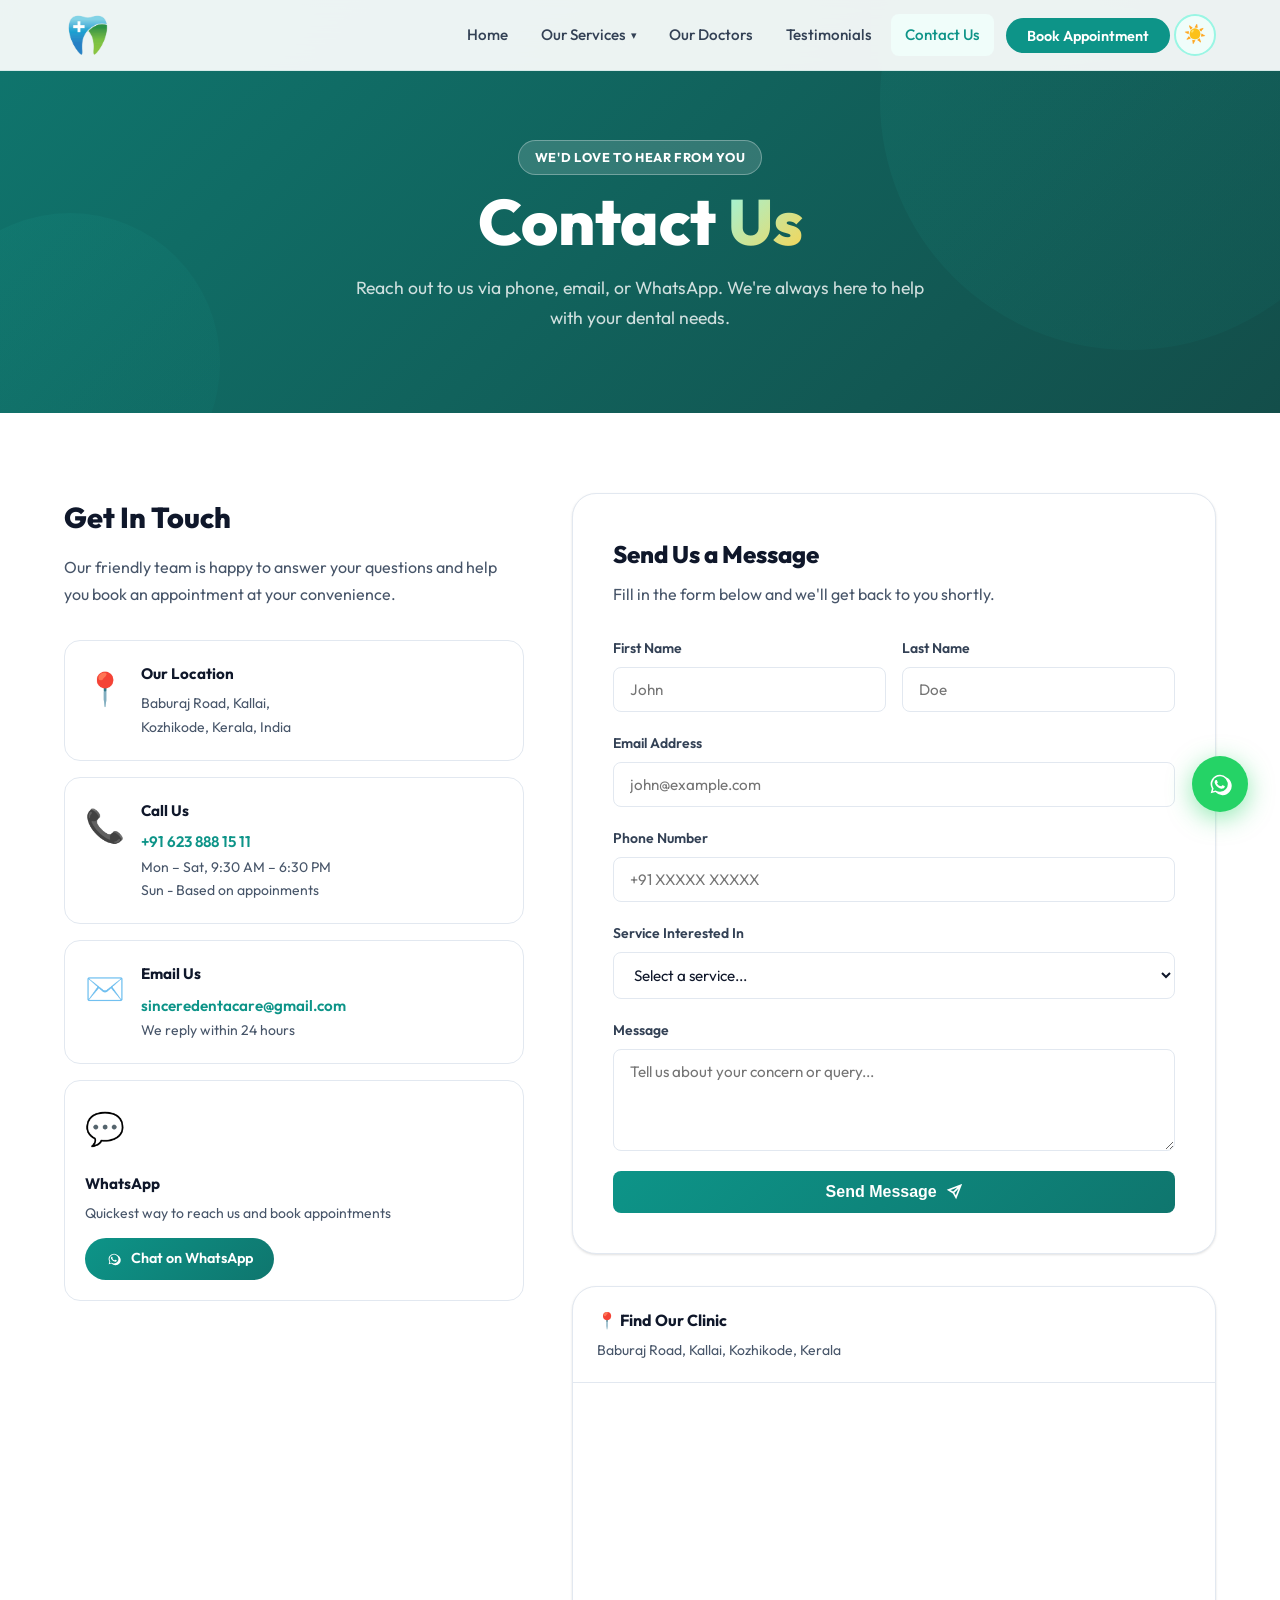
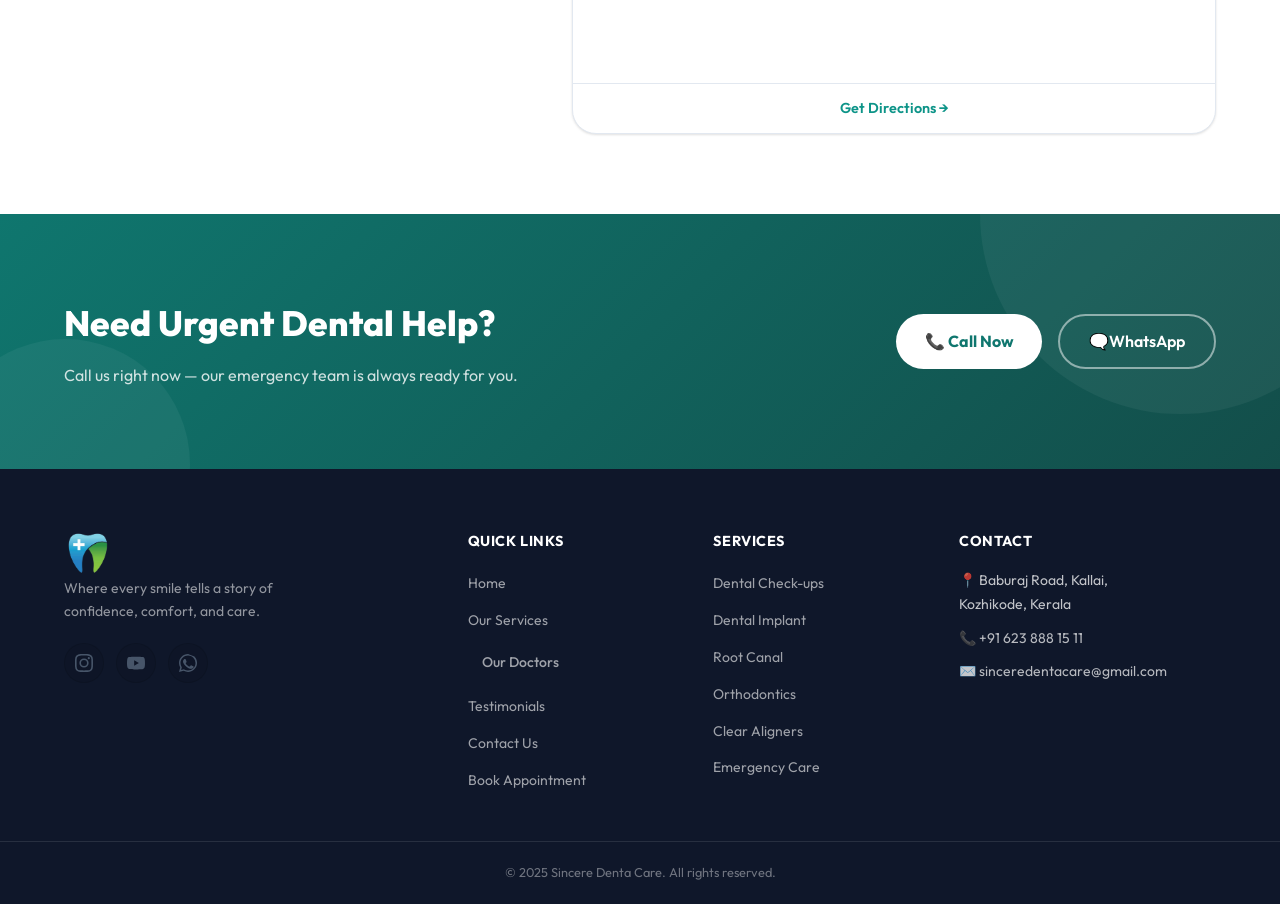
<file: contact.html>
<!DOCTYPE html>
<html lang="en">

<head>
    <meta charset="UTF-8" />
    <meta name="viewport" content="width=device-width, initial-scale=1.0" />
    <title>Contact Us – Sincere Denta Care</title>
    <meta name="description"
        content="Contact Sincere Denta Care – Call, email, or WhatsApp us to book an appointment. Located at Baburaj Road, Kallai, Kozhikode, Kerala." />
    <link rel="stylesheet" href="css/style.css" />
    <link rel="preconnect" href="https://fonts.googleapis.com" />
    <link rel="preconnect" href="https://fonts.gstatic.com" crossorigin />
    <link
        href="https://fonts.googleapis.com/css2?family=Outfit:wght@300;400;500;600;700;800&family=Playfair+Display:ital,wght@0,600;1,500&display=swap"
        rel="stylesheet" />
</head>

<body class="page-contact">

    <div class="page-transition" id="pageTransition"></div>

    <!-- NAVBAR -->
    <nav class="navbar" id="navbar">
        <div class="nav-container">
            <a href="index.html" class="nav-logo">
                <img src="images/logo.png" alt="Sincere Denta Care Logo" class="nav-logo-img" width="210" height="70" />
            </a>
            <button class="hamburger" id="hamburger" aria-label="Toggle menu">
                <span></span><span></span><span></span>
            </button>
            <ul class="nav-links" id="navLinks">
                <li><a href="index.html" class="nav-link">Home</a></li>
                <li class="dropdown">
                    <a href="services.html" class="nav-link">Our Services <span class="arrow">▾</span></a>
                    <ul class="dropdown-menu">
                        <li><a href="services.html#checkup">Routine Check-ups & Cleaning</a></li>
                        <li><a href="services.html#implant">Dental Implant</a></li>
                        <li><a href="services.html#rootcanal">Root Canal Treatment</a></li>
                        <li><a href="services.html#orthodontics">Orthodontics</a></li>
                        <li><a href="services.html#aligners">Clear Aligners</a></li>
                        <li><a href="services.html#emergency">Emergency Dental Care</a></li>
                    </ul>
                </li>
                <li><a href="doctors.html" class="nav-link">Our Doctors</a></li>
                <li><a href="testimonials.html" class="nav-link">Testimonials</a></li>
                <li><a href="contact.html" class="nav-link active">Contact Us</a></li>
                <li><a href="https://wa.me/916238881511" target="_blank" class="nav-cta">Book Appointment</a></li>
                <li>
                    <button class="dark-mode-toggle" id="darkModeToggle" aria-label="Toggle dark mode">
                        <span class="toggle-icon sun">☀️</span>
                        <span class="toggle-icon moon">🌙</span>
                    </button>
                </li>
            </ul>
        </div>
    </nav>

    <!-- PAGE HERO -->
    <section class="page-hero">
        <div class="ph-bg-shapes">
            <div class="shape shape-1"></div>
            <div class="shape shape-2"></div>
        </div>
        <div class="container page-hero-content">
            <div class="section-tag animate-fade-up" style="--delay:0.1s">We'd Love to Hear From You</div>
            <h1 class="page-hero-title animate-fade-up" style="--delay:0.2s">Contact <span
                    class="hero-highlight">Us</span></h1>
            <p class="page-hero-desc animate-fade-up" style="--delay:0.35s">
                Reach out to us via phone, email, or WhatsApp. We're always here to help with your dental needs.
            </p>
        </div>
    </section>

    <!-- CONTACT SECTION -->
    <section class="contact-section">
        <div class="container">
            <div class="contact-grid">

                <!-- LEFT – Info Cards -->
                <div class="contact-info">
                    <h2 class="animate-on-scroll">Get In Touch</h2>
                    <p class="animate-on-scroll">Our friendly team is happy to answer your questions and help you book
                        an appointment at your convenience.</p>

                    <div class="contact-card animate-on-scroll" style="--i:0">
                        <div class="cc-icon">📍</div>
                        <div class="cc-content">
                            <h3>Our Location</h3>
                            <p>Baburaj Road, Kallai,<br />Kozhikode, Kerala, India</p>
                        </div>
                    </div>

                    <div class="contact-card animate-on-scroll" style="--i:1">
                        <div class="cc-icon">📞</div>
                        <div class="cc-content">
                            <h3>Call Us</h3>
                            <a href="tel:+916238881511" class="cc-link">+91 623 888 15 11</a>
                            <p>Mon – Sat, 9:30 AM – 6:30 PM</p>
                            <p>Sun - Based on appoinments</p>
                        </div>
                    </div>

                    <div class="contact-card animate-on-scroll" style="--i:2">
                        <div class="cc-icon">✉️</div>
                        <div class="cc-content">
                            <h3>Email Us</h3>
                            <a href="mailto:sinceredentacare@gmail.com" class="cc-link">sinceredentacare@gmail.com</a>
                            <p>We reply within 24 hours</p>
                        </div>
                    </div>

                    <div class="contact-card whatsapp-card animate-on-scroll" style="--i:3">
                        <div class="cc-icon">💬</div>
                        <div class="cc-content">
                            <h3>WhatsApp</h3>
                            <p>Quickest way to reach us and book appointments</p>
                            <a href="https://wa.me/916238881511" target="_blank" class="btn-primary btn-sm"
                                style="margin-top:0.75rem; display:inline-flex;">
                                <svg width="16" height="16" viewBox="0 0 24 24" fill="currentColor">
                                    <path
                                        d="M17.6 6.4A7.94 7.94 0 0 0 12 4a8 8 0 0 0-6.93 12L4 20l4.1-1.07A8 8 0 1 0 17.6 6.4zm-5.6 12.3a6.63 6.63 0 0 1-3.38-.93l-.24-.14-2.5.65.67-2.43-.16-.25A6.65 6.65 0 1 1 12 18.7zm3.65-4.98c-.2-.1-1.18-.58-1.36-.65-.18-.07-.31-.1-.44.1-.13.2-.5.65-.62.79-.11.13-.23.15-.43.05A5.42 5.42 0 0 1 9.5 11.8c-.2-.35.2-.33.58-1.1.07-.13.03-.25-.02-.35-.05-.1-.44-1.06-.6-1.45-.16-.38-.33-.33-.44-.33h-.38c-.13 0-.35.05-.53.25-.18.2-.7.68-.7 1.66s.71 1.93.81 2.06c.1.13 1.4 2.14 3.4 3C13.86 16.3 13.86 16 14.3 15.96c.43-.04 1.4-.57 1.6-1.12.2-.55.2-1.02.14-1.12-.06-.1-.2-.15-.4-.25z" />
                                </svg>
                                Chat on WhatsApp
                            </a>
                        </div>
                    </div>
                </div>

                <!-- RIGHT – Form + Map -->
                <div class="contact-right">
                    <div class="contact-form-card animate-on-scroll">
                        <h2>Send Us a Message</h2>
                        <p>Fill in the form below and we'll get back to you shortly.</p>
                        <form class="contact-form" id="contactForm" novalidate>
                            <div class="form-row">
                                <div class="form-group">
                                    <label for="fname">First Name</label>
                                    <input type="text" id="fname" name="fname" placeholder="John" required />
                                </div>
                                <div class="form-group">
                                    <label for="lname">Last Name</label>
                                    <input type="text" id="lname" name="lname" placeholder="Doe" required />
                                </div>
                            </div>
                            <div class="form-group">
                                <label for="email">Email Address</label>
                                <input type="email" id="email" name="email" placeholder="john@example.com" required />
                            </div>
                            <div class="form-group">
                                <label for="phone">Phone Number</label>
                                <input type="tel" id="phone" name="phone" placeholder="+91 XXXXX XXXXX" />
                            </div>
                            <div class="form-group">
                                <label for="service">Service Interested In</label>
                                <select id="service" name="service">
                                    <option value="">Select a service...</option>
                                    <option>Routine Check-ups & Cleaning</option>
                                    <option>Dental Implant</option>
                                    <option>Root Canal Treatment</option>
                                    <option>Orthodontics</option>
                                    <option>Clear Aligners</option>
                                    <option>Filling for Cavities</option>
                                    <option>Pediatric Dental Care</option>
                                    <option>Dental Prosthesis</option>
                                    <option>Gum Treatments</option>
                                    <option>Wisdom Tooth Removal</option>
                                    <option>Teeth Whitening & Cosmetic</option>
                                    <option>Emergency Dental Care</option>
                                </select>
                            </div>
                            <div class="form-group">
                                <label for="message">Message</label>
                                <textarea id="message" name="message" rows="4"
                                    placeholder="Tell us about your concern or query..."></textarea>
                            </div>
                            <button type="submit" class="btn-primary btn-full" id="submitFormBtn">
                                Send Message
                                <svg width="16" height="16" viewBox="0 0 24 24" fill="none" stroke="currentColor"
                                    stroke-width="2.5">
                                    <path d="M22 2L11 13M22 2l-7 18-4-7-7-4 18-7z" />
                                </svg>
                            </button>
                            <div class="form-success" id="formSuccess">
                                ✅ Thank you! We'll contact you soon.
                            </div>
                        </form>
                    </div>

                    <!-- MAP EMBED -->
                    <div class="map-wrapper animate-on-scroll">
                        <div class="map-header">
                            <h3>📍 Find Our Clinic</h3>
                            <p>Baburaj Road, Kallai, Kozhikode, Kerala</p>
                        </div>
                        <div class="map-embed">
                            <iframe
                                src="https://maps.google.com/maps?q=Sincere%20Denta%20Care,%20Baburaj%20Road,%20Kallai,%20Kozhikode,%20Kerala&t=&z=16&ie=UTF8&iwloc=&output=embed"
                                width="100%" height="300" style="border:0;" allowfullscreen="" loading="lazy"
                                referrerpolicy="no-referrer-when-downgrade" title="Sincere Denta Care Location">
                            </iframe>
                        </div>
                        <a href="https://maps.app.goo.gl/9LCwfjMN1gZogJbH9" target="_blank" class="map-directions">
                            Get Directions →
                        </a>
                    </div>

                </div>
            </div>
        </div>
    </section>

    <!-- CTA BANNER -->
    <section class="cta-banner">
        <div class="cta-bg-shapes">
            <div class="cta-shape s1"></div>
            <div class="cta-shape s2"></div>
        </div>
        <div class="container cta-inner">
            <div class="animate-on-scroll">
                <h2 class="cta-title">Need Urgent Dental Help?</h2>
                <p>Call us right now — our emergency team is always ready for you.</p>
            </div>
            <div class="cta-buttons animate-on-scroll">
                <a href="tel:+916238881511" class="btn-white" id="callNowBtn">📞 Call Now</a>
                <a href="https://wa.me/916238881511" target="_blank" class="btn-outline-white">🗨️WhatsApp</a>
            </div>
        </div>
    </section>

    <!-- FOOTER -->
    <footer class="footer">
        <div class="container footer-grid">
            <div class="footer-brand">
                <a href="index.html" class="footer-logo-link">
                    <img src="images/logo.png" alt="Sincere Denta Care" class="footer-logo-img" width="190"
                        height="64" />
                </a>
                <p class="footer-tagline">Where every smile tells a story of confidence, comfort, and care.</p>
                <div class="footer-socials">
                    <a href="https://www.instagram.com/sinceredentacare/" target="_blank" aria-label="Instagram"
                        class="social-icon-link instagram">
                        <svg viewBox="0 0 24 24">
                            <path
                                d="M12 2.163c3.204 0 3.584.012 4.85.07 3.252.148 4.771 1.691 4.919 4.919.058 1.265.069 1.645.069 4.849 0 3.205-.012 3.584-.069 4.849-.149 3.225-1.664 4.771-4.919 4.919-1.266.058-1.644.07-4.85.07-3.204 0-3.584-.012-4.849-.07-3.26-.149-4.771-1.699-4.919-4.92-.058-1.265-.07-1.644-.07-4.849 0-3.204.013-3.583.07-4.849.149-3.227 1.664-4.771 4.919-4.919 1.266-.057 1.645-.069 4.849-.069zM12 0C8.741 0 8.333.014 7.053.072 2.695.272.273 2.69.073 7.052.014 8.333 0 8.741 0 12c0 3.259.014 3.668.072 4.948.2 4.358 2.618 6.78 6.98 6.98C8.333 23.986 8.741 24 12 24c3.259 0 3.668-.014 4.948-.072 4.354-.2 6.782-2.618 6.979-6.98.059-1.28.073-1.689.073-4.948 0-3.259-.014-3.667-.072-4.947-.196-4.354-2.617-6.78-6.979-6.98C15.668.014 15.259 0 12 0zm0 5.838a6.162 6.162 0 100 12.324 6.162 6.162 0 000-12.324zM12 16a4 4 0 110-8 4 4 0 010 8zm6.406-11.845a1.44 1.44 0 100 2.881 1.44 1.44 0 000-2.881z" />
                        </svg>
                    </a>
                    <a href="https://www.youtube.com/@SincereDentaCare" target="_blank" aria-label="YouTube"
                        class="social-icon-link youtube">
                        <svg viewBox="0 0 24 24">
                            <path
                                d="M23.498 6.186a3.016 3.016 0 0 0-2.122-2.136C19.505 3.5 12 3.5 12 3.5s-7.505 0-9.377.55a3.016 3.016 0 0 0-2.122 2.136C0 8.07 0 12 0 12s0 3.93.498 5.814a3.016 3.016 0 0 0 2.122 2.136c1.871.55 9.377.55 9.377.55s7.505 0 9.377-.55a3.016 3.016 0 0 0 2.122-2.136C24 15.93 24 12 24 12s0-3.93-.498-5.814zM9.545 15.568V8.432L15.818 12l-6.273 3.568z" />
                        </svg>
                    </a>
                    <a href="https://wa.me/916238881511" target="_blank" aria-label="WhatsApp"
                        class="social-icon-link whatsapp">
                        <svg viewBox="0 0 24 24">
                            <path
                                d="M12.031 0C5.405 0 .012 5.393.012 12.018c0 2.112.551 4.181 1.599 6.002L.003 24l6.126-1.606a11.956 11.956 0 005.902 1.541h.005c6.623 0 12.017-5.392 12.017-12.018 0-3.208-1.248-6.223-3.517-8.49L12.031 0zm0 2.012c2.671 0 5.178 1.041 7.067 2.93a9.96 9.96 0 012.923 7.076c0 5.513-4.489 10.003-10.002 10.003h-.005a9.957 9.957 0 01-5.077-1.385l-.364-.216-3.774.989.999-3.68-.237-.377A9.972 9.972 0 012.024 12.02c0-5.514 4.49-10.008 10.007-10.008zM7.555 6.78c-.287-.008-.669.096-.988.45-.318.354-1.214 1.186-1.214 2.89s1.243 3.35 1.416 3.582c.174.232 2.443 3.73 5.918 5.233.827.359 1.472.573 1.975.733.83.264 1.586.226 2.181.137.667-.1 2.043-.834 2.332-1.64.288-.806.288-1.496.202-1.64-.087-.144-.318-.23-.665-.404-.347-.174-2.043-1.01-2.361-1.125-.318-.116-.549-.174-.78.174-.231.348-.896 1.125-1.099 1.357-.202.231-.405.26-.752.086-.347-.173-1.458-.538-2.775-1.713-1.025-.915-1.717-2.046-1.92-2.392-.202-.348-.022-.536.152-.709.156-.156.347-.405.52-.608.173-.203.231-.347.347-.579.116-.231.058-.433-.029-.607-.086-.174-.78-1.883-1.069-2.578-.282-.676-.568-.584-.78-.595h-.66z" />
                        </svg>
                    </a>
                </div>
            </div>
            <div class="footer-nav">
                <h4>Quick Links</h4>
                <ul>
                    <li><a href="index.html">Home</a></li>
                    <li><a href="services.html">Our Services</a></li>
                    <li><a href="doctors.html" class="nav-link">Our Doctors</a></li>
                    <li><a href="testimonials.html">Testimonials</a></li>
                    <li><a href="contact.html">Contact Us</a></li>
                    <li><a href="https://wa.me/916238881511" target="_blank">Book Appointment</a></li>
                </ul>
            </div>
            <div class="footer-services">
                <h4>Services</h4>
                <ul>
                    <li><a href="services.html#checkup">Dental Check-ups</a></li>
                    <li><a href="services.html#implant">Dental Implant</a></li>
                    <li><a href="services.html#rootcanal">Root Canal</a></li>
                    <li><a href="services.html#orthodontics">Orthodontics</a></li>
                    <li><a href="services.html#aligners">Clear Aligners</a></li>
                    <li><a href="services.html#emergency">Emergency Care</a></li>
                </ul>
            </div>
            <div class="footer-contact">
                <h4>Contact</h4>
                <p>📍 Baburaj Road, Kallai,<br />Kozhikode, Kerala</p>
                <p>📞 <a href="tel:+916238881511">+91 623 888 15 11</a></p>
                <p>✉️ <a href="mailto:sinceredentacare@gmail.com">sinceredentacare@gmail.com</a></p>
            </div>
        </div>
        <div class="footer-bottom">
            <p>© 2025 Sincere Denta Care. All rights reserved.</p>
        </div>
    </footer>

    <script src="js/main.js"></script>
</body>

</html>
</file>
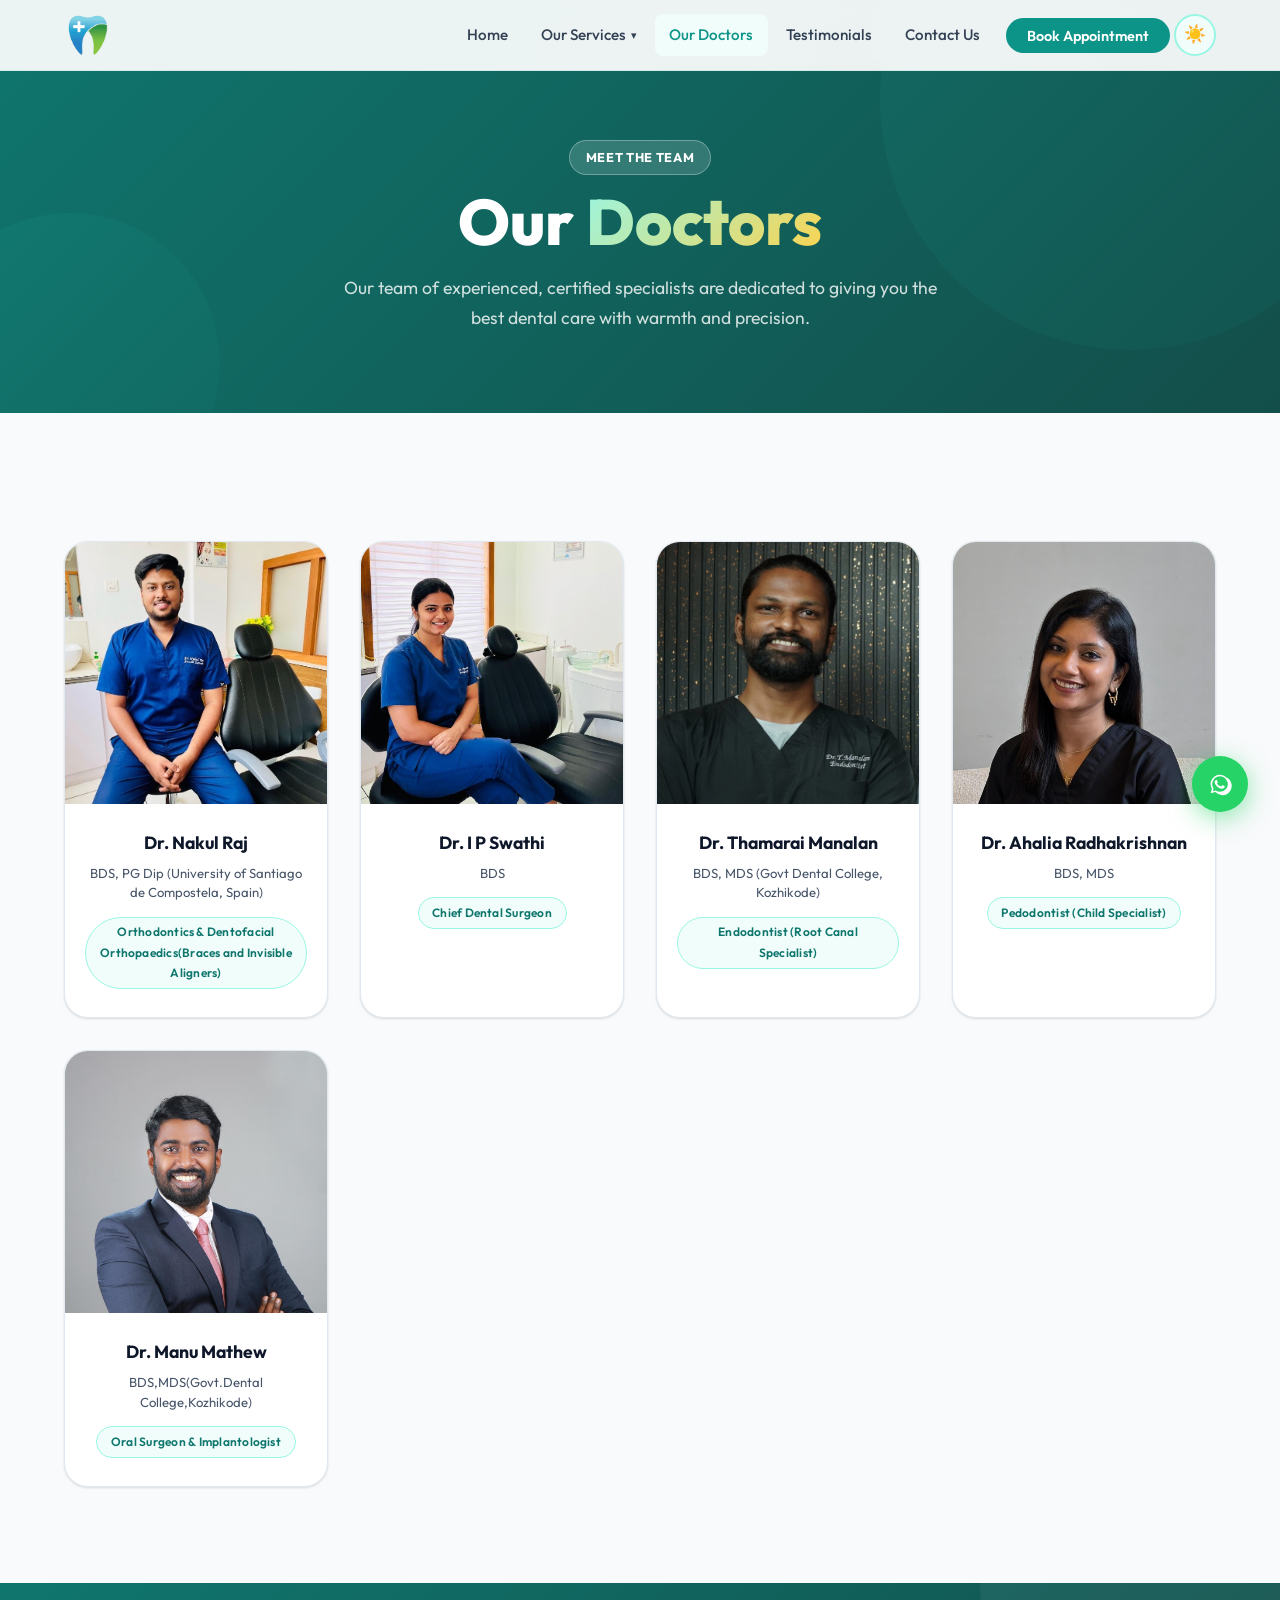
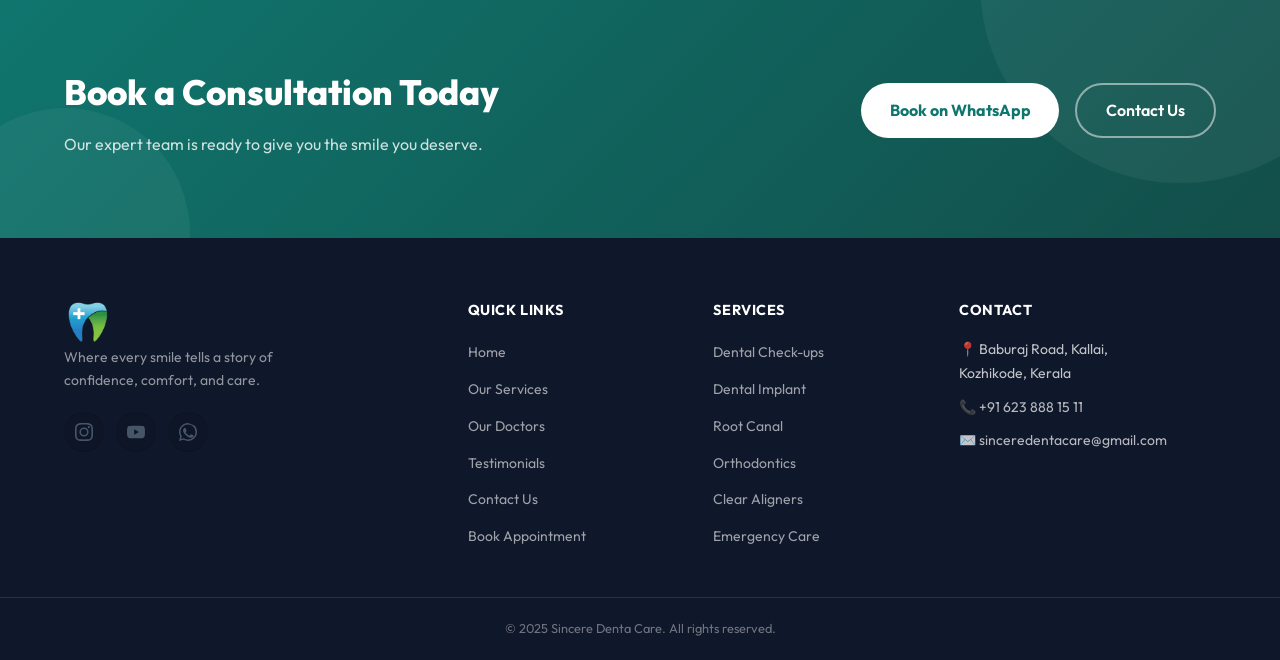
<file: doctors.html>
<!DOCTYPE html>
<html lang="en">

<head>
    <meta charset="UTF-8" />
    <meta name="viewport" content="width=device-width, initial-scale=1.0" />
    <title>Our Doctors – Sincere Denta Care</title>
    <meta name="description"
        content="Meet the expert dental team at Sincere Denta Care. Experienced, certified specialists in Kozhikode dedicated to giving you the best dental care." />
    <link rel="stylesheet" href="css/style.css" />
    <link rel="preconnect" href="https://fonts.googleapis.com" />
    <link rel="preconnect" href="https://fonts.gstatic.com" crossorigin />
    <link
        href="https://fonts.googleapis.com/css2?family=Outfit:wght@300;400;500;600;700;800&family=Playfair+Display:ital,wght@0,600;1,500&display=swap"
        rel="stylesheet" />
</head>

<body class="page-doctors">

    <div class="page-transition" id="pageTransition"></div>

    <!-- NAVBAR -->
    <nav class="navbar" id="navbar">
        <div class="nav-container">
            <a href="index.html" class="nav-logo">
                <img src="images/logo.png" alt="Sincere Denta Care Logo" class="nav-logo-img" width="210" height="70" />
            </a>
            <button class="hamburger" id="hamburger" aria-label="Toggle menu">
                <span></span><span></span><span></span>
            </button>
            <ul class="nav-links" id="navLinks">
                <li><a href="index.html" class="nav-link">Home</a></li>
                <li class="dropdown">
                    <a href="services.html" class="nav-link">Our Services <span class="arrow">▾</span></a>
                    <ul class="dropdown-menu">
                        <li><a href="services.html#checkup">Routine Check-ups &amp; Cleaning</a></li>
                        <li><a href="services.html#implant">Dental Implant</a></li>
                        <li><a href="services.html#rootcanal">Root Canal Treatment</a></li>
                        <li><a href="services.html#orthodontics">Orthodontics</a></li>
                        <li><a href="services.html#aligners">Clear Aligners</a></li>
                        <li><a href="services.html#emergency">Emergency Dental Care</a></li>
                    </ul>
                </li>
                <li><a href="doctors.html" class="nav-link active">Our Doctors</a></li>
                <li><a href="testimonials.html" class="nav-link">Testimonials</a></li>
                <li><a href="contact.html" class="nav-link">Contact Us</a></li>
                <li><a href="https://wa.me/916238881511" target="_blank" class="nav-cta">Book Appointment</a></li>
                <li>
                    <button class="dark-mode-toggle" id="darkModeToggle" aria-label="Toggle dark mode">
                        <span class="toggle-icon sun">☀️</span>
                        <span class="toggle-icon moon">🌙</span>
                    </button>
                </li>
            </ul>
        </div>
    </nav>

    <!-- PAGE HERO -->
    <section class="page-hero">
        <div class="ph-bg-shapes">
            <div class="shape shape-1"></div>
            <div class="shape shape-2"></div>
        </div>
        <div class="container page-hero-content">
            <div class="section-tag animate-fade-up" style="--delay:0.1s">Meet the Team</div>
            <h1 class="page-hero-title animate-fade-up" style="--delay:0.2s">Our <span class="hero-highlight">Doctors</span></h1>
            <p class="page-hero-desc animate-fade-up" style="--delay:0.35s">
                Our team of experienced, certified specialists are dedicated to giving you the best dental care with
                warmth and precision.
            </p>
        </div>
    </section>

    <!-- DOCTORS SECTION -->
    <section class="doctors-section" id="doctors" style="padding: 5rem 0 6rem;">
        <div class="container">
            <div class="doctors-grid">

                <div class="doctor-card animate-on-scroll" style="--i:0">
                    <div class="doctor-photo-wrap">
                        <img src="images/nakul.jpg" alt="Dr. Nakul Raj" class="doctor-photo" />
                    </div>
                    <div class="doctor-info">
                        <h3 class="doctor-name">Dr. Nakul Raj</h3>
                        <p class="doctor-degree">BDS, PG Dip (University of Santiago de Compostela, Spain)</p>
                        <span class="doctor-badge">Orthodontics &amp; Dentofacial Orthopaedics(Braces and Invisible Aligners)</span>
                    </div>
                </div>

                <div class="doctor-card animate-on-scroll" style="--i:1">
                    <div class="doctor-photo-wrap">
                        <img src="images/swati.jpg" alt="Dr. I P Swathi" class="doctor-photo" />
                    </div>
                    <div class="doctor-info">
                        <h3 class="doctor-name">Dr. I P Swathi</h3>
                        <p class="doctor-degree">BDS</p>
                        <span class="doctor-badge">Chief Dental Surgeon</span>
                    </div>
                </div>

                <div class="doctor-card animate-on-scroll" style="--i:2">
                    <div class="doctor-photo-wrap">
                        <img src="images/tham.jpg" alt="Dr. Thamarai Manalan" class="doctor-photo" />
                    </div>
                    <div class="doctor-info">
                        <h3 class="doctor-name">Dr. Thamarai Manalan</h3>
                        <p class="doctor-degree">BDS, MDS (Govt Dental College, Kozhikode)</p>
                        <span class="doctor-badge">Endodontist (Root Canal Specialist)</span>
                    </div>
                </div>
                <div class="doctor-card animate-on-scroll" style="--i:0">
                    <div class="doctor-photo-wrap">
                        <img src="ahalia.jpg" alt="Dr.Ahalia" class="doctor-photo" />
                    </div>
                    <div class="doctor-info">
                        <h3 class="doctor-name">Dr. Ahalia Radhakrishnan</h3>
                        <p class="doctor-degree">BDS, MDS</p>
                        <span class="doctor-badge">Pedodontist (Child Specialist)</span>
                    </div>
                </div>
                <div class="doctor-card animate-on-scroll" style="--i:1">
                    <div class="doctor-photo-wrap">
                        <img src="manu.jpg" alt="Dr. Manu" class="doctor-photo" />
                    </div>
                    <div class="doctor-info">
                        <h3 class="doctor-name">Dr. Manu Mathew</h3>
                        <p class="doctor-degree">BDS,MDS(Govt.Dental College,Kozhikode)</p>
                        <span class="doctor-badge">Oral Surgeon & Implantologist</span>
                    </div>
                </div>

            </div>
        </div>
    </section>

    <!-- CTA BANNER -->
    <section class="cta-banner">
        <div class="cta-bg-shapes">
            <div class="cta-shape s1"></div>
            <div class="cta-shape s2"></div>
        </div>
        <div class="container cta-inner">
            <div class="animate-on-scroll">
                <h2 class="cta-title">Book a Consultation Today</h2>
                <p>Our expert team is ready to give you the smile you deserve.</p>
            </div>
            <div class="cta-buttons animate-on-scroll">
                <a href="https://wa.me/916238881511" target="_blank" class="btn-white" id="doctorsBookBtn">Book on WhatsApp</a>
                <a href="contact.html" class="btn-outline-white" data-page="contact.html">Contact Us</a>
            </div>
        </div>
    </section>

    <!-- FOOTER -->
    <footer class="footer">
        <div class="container footer-grid">
            <div class="footer-brand">
                <a href="index.html" class="footer-logo-link">
                    <img src="images/logo.png" alt="Sincere Denta Care" class="footer-logo-img" width="190" height="64" />
                </a>
                <p class="footer-tagline">Where every smile tells a story of confidence, comfort, and care.</p>
                <div class="footer-socials">
                    <a href="https://www.instagram.com/sinceredentacare/" target="_blank" aria-label="Instagram" class="social-icon-link instagram">
                        <svg viewBox="0 0 24 24"><path d="M12 2.163c3.204 0 3.584.012 4.85.07 3.252.148 4.771 1.691 4.919 4.919.058 1.265.069 1.645.069 4.849 0 3.205-.012 3.584-.069 4.849-.149 3.225-1.664 4.771-4.919 4.919-1.266.058-1.644.07-4.85.07-3.204 0-3.584-.012-4.849-.07-3.26-.149-4.771-1.699-4.919-4.92-.058-1.265-.07-1.644-.07-4.849 0-3.204.013-3.583.07-4.849.149-3.227 1.664-4.771 4.919-4.919 1.266-.057 1.645-.069 4.849-.069zM12 0C8.741 0 8.333.014 7.053.072 2.695.272.273 2.69.073 7.052.014 8.333 0 8.741 0 12c0 3.259.014 3.668.072 4.948.2 4.358 2.618 6.78 6.98 6.98C8.333 23.986 8.741 24 12 24c3.259 0 3.668-.014 4.948-.072 4.354-.2 6.782-2.618 6.979-6.98.059-1.28.073-1.689.073-4.948 0-3.259-.014-3.667-.072-4.947-.196-4.354-2.617-6.78-6.979-6.98C15.668.014 15.259 0 12 0zm0 5.838a6.162 6.162 0 100 12.324 6.162 6.162 0 000-12.324zM12 16a4 4 0 110-8 4 4 0 010 8zm6.406-11.845a1.44 1.44 0 100 2.881 1.44 1.44 0 000-2.881z"/></svg>
                    </a>
                    <a href="https://www.youtube.com/@SincereDentaCare" target="_blank" aria-label="YouTube" class="social-icon-link youtube">
                        <svg viewBox="0 0 24 24"><path d="M23.498 6.186a3.016 3.016 0 0 0-2.122-2.136C19.505 3.5 12 3.5 12 3.5s-7.505 0-9.377.55a3.016 3.016 0 0 0-2.122 2.136C0 8.07 0 12 0 12s0 3.93.498 5.814a3.016 3.016 0 0 0 2.122 2.136c1.871.55 9.377.55 9.377.55s7.505 0 9.377-.55a3.016 3.016 0 0 0 2.122-2.136C24 15.93 24 12 24 12s0-3.93-.498-5.814zM9.545 15.568V8.432L15.818 12l-6.273 3.568z"/></svg>
                    </a>
                    <a href="https://wa.me/916238881511" target="_blank" aria-label="WhatsApp" class="social-icon-link whatsapp">
                        <svg viewBox="0 0 24 24"><path d="M12.031 0C5.405 0 .012 5.393.012 12.018c0 2.112.551 4.181 1.599 6.002L.003 24l6.126-1.606a11.956 11.956 0 005.902 1.541h.005c6.623 0 12.017-5.392 12.017-12.018 0-3.208-1.248-6.223-3.517-8.49L12.031 0zm0 2.012c2.671 0 5.178 1.041 7.067 2.93a9.96 9.96 0 012.923 7.076c0 5.513-4.489 10.003-10.002 10.003h-.005a9.957 9.957 0 01-5.077-1.385l-.364-.216-3.774.989.999-3.68-.237-.377A9.972 9.972 0 012.024 12.02c0-5.514 4.49-10.008 10.007-10.008zM7.555 6.78c-.287-.008-.669.096-.988.45-.318.354-1.214 1.186-1.214 2.89s1.243 3.35 1.416 3.582c.174.232 2.443 3.73 5.918 5.233.827.359 1.472.573 1.975.733.83.264 1.586.226 2.181.137.667-.1 2.043-.834 2.332-1.64.288-.806.288-1.496.202-1.64-.087-.144-.318-.23-.665-.404-.347-.174-2.043-1.01-2.361-1.125-.318-.116-.549-.174-.78.174-.231.348-.896 1.125-1.099 1.357-.202.231-.405.26-.752.086-.347-.173-1.458-.538-2.775-1.713-1.025-.915-1.717-2.046-1.92-2.392-.202-.348-.022-.536.152-.709.156-.156.347-.405.52-.608.173-.203.231-.347.347-.579.116-.231.058-.433-.029-.607-.086-.174-.78-1.883-1.069-2.578-.282-.676-.568-.584-.78-.595h-.66z"/></svg>
                    </a>
                </div>
            </div>
            <div class="footer-nav">
                <h4>Quick Links</h4>
                <ul>
                    <li><a href="index.html">Home</a></li>
                    <li><a href="services.html">Our Services</a></li>
                    <li><a href="doctors.html">Our Doctors</a></li>
                    <li><a href="testimonials.html">Testimonials</a></li>
                    <li><a href="contact.html">Contact Us</a></li>
                    <li><a href="https://wa.me/916238881511" target="_blank">Book Appointment</a></li>
                </ul>
            </div>
            <div class="footer-services">
                <h4>Services</h4>
                <ul>
                    <li><a href="services.html#checkup">Dental Check-ups</a></li>
                    <li><a href="services.html#implant">Dental Implant</a></li>
                    <li><a href="services.html#rootcanal">Root Canal</a></li>
                    <li><a href="services.html#orthodontics">Orthodontics</a></li>
                    <li><a href="services.html#aligners">Clear Aligners</a></li>
                    <li><a href="services.html#emergency">Emergency Care</a></li>
                </ul>
            </div>
            <div class="footer-contact">
                <h4>Contact</h4>
                <p>📍 Baburaj Road, Kallai,<br />Kozhikode, Kerala</p>
                <p>📞 <a href="tel:+916238881511">+91 623 888 15 11</a></p>
                <p>✉️ <a href="mailto:sinceredentacare@gmail.com">sinceredentacare@gmail.com</a></p>
            </div>
        </div>
        <div class="footer-bottom">
            <p>© 2025 Sincere Denta Care. All rights reserved.</p>
        </div>
    </footer>

    <script src="js/main.js"></script>
</body>

</html>
</file>
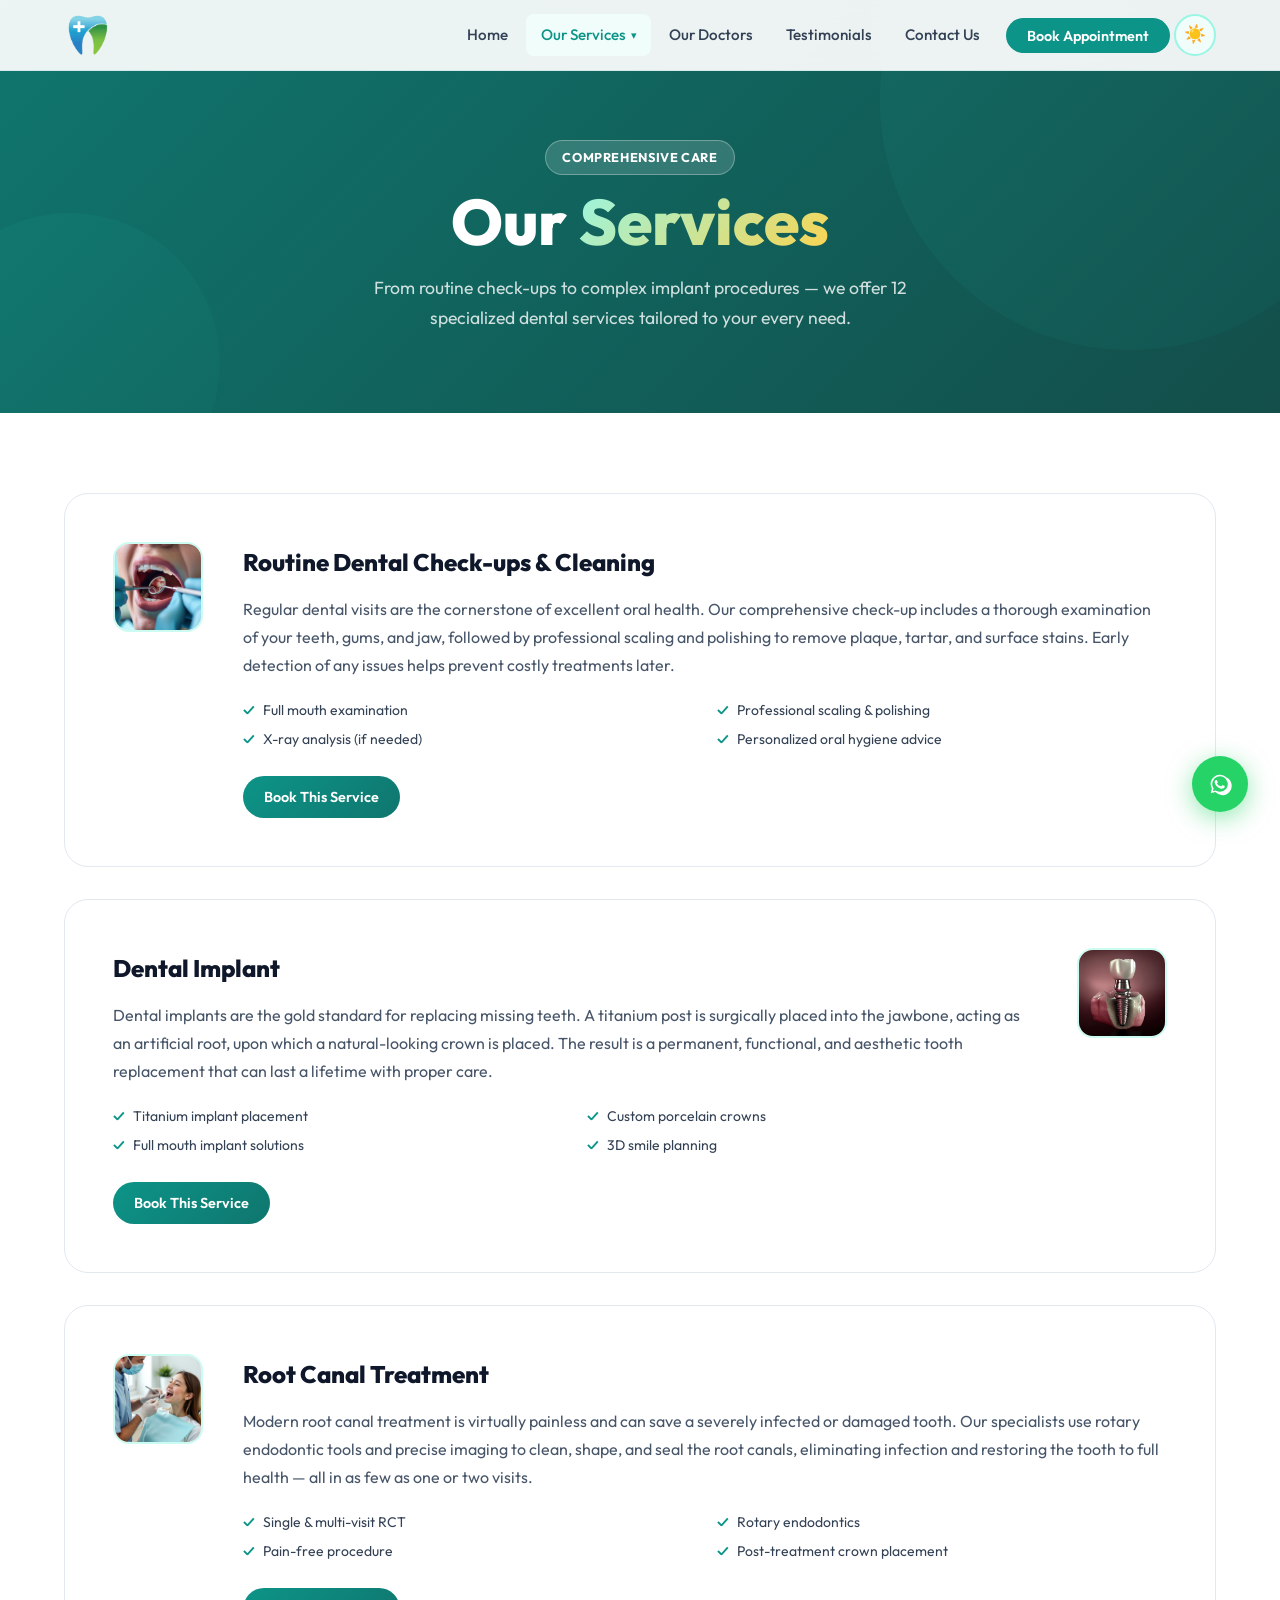
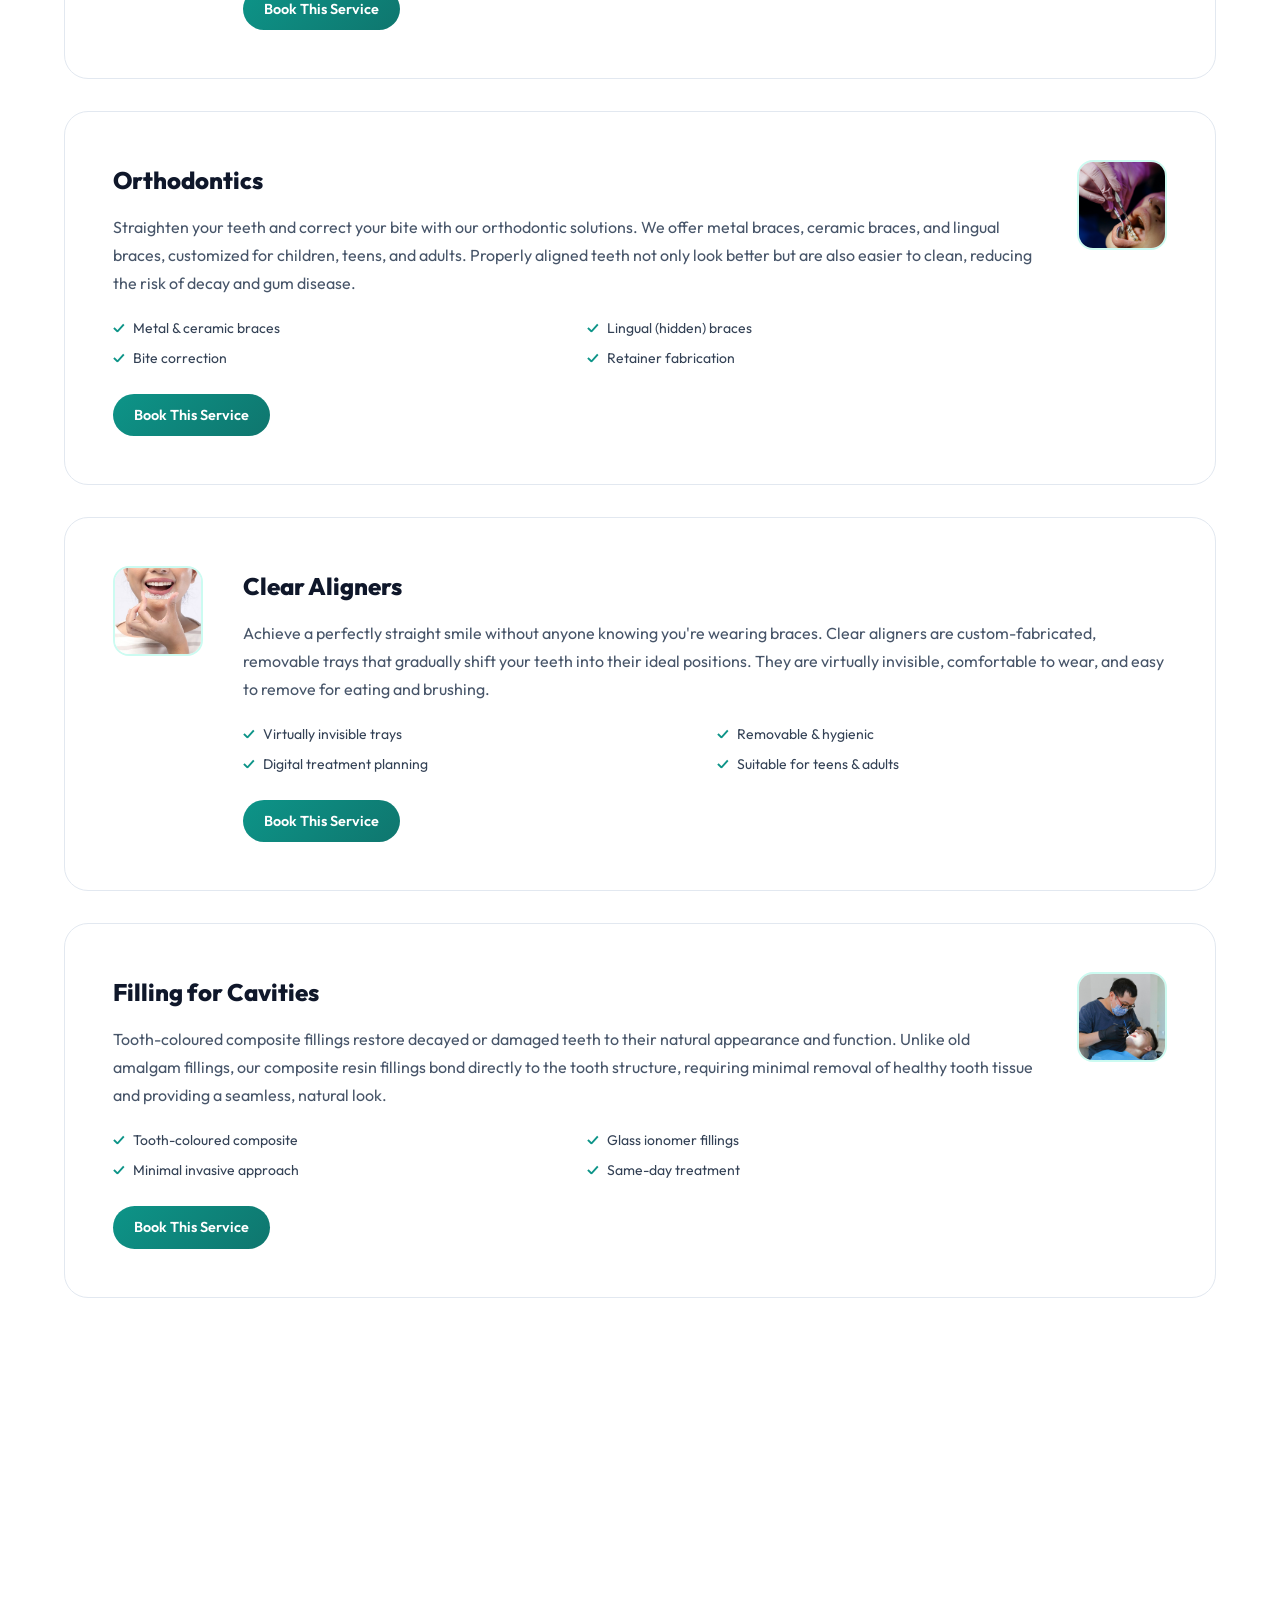
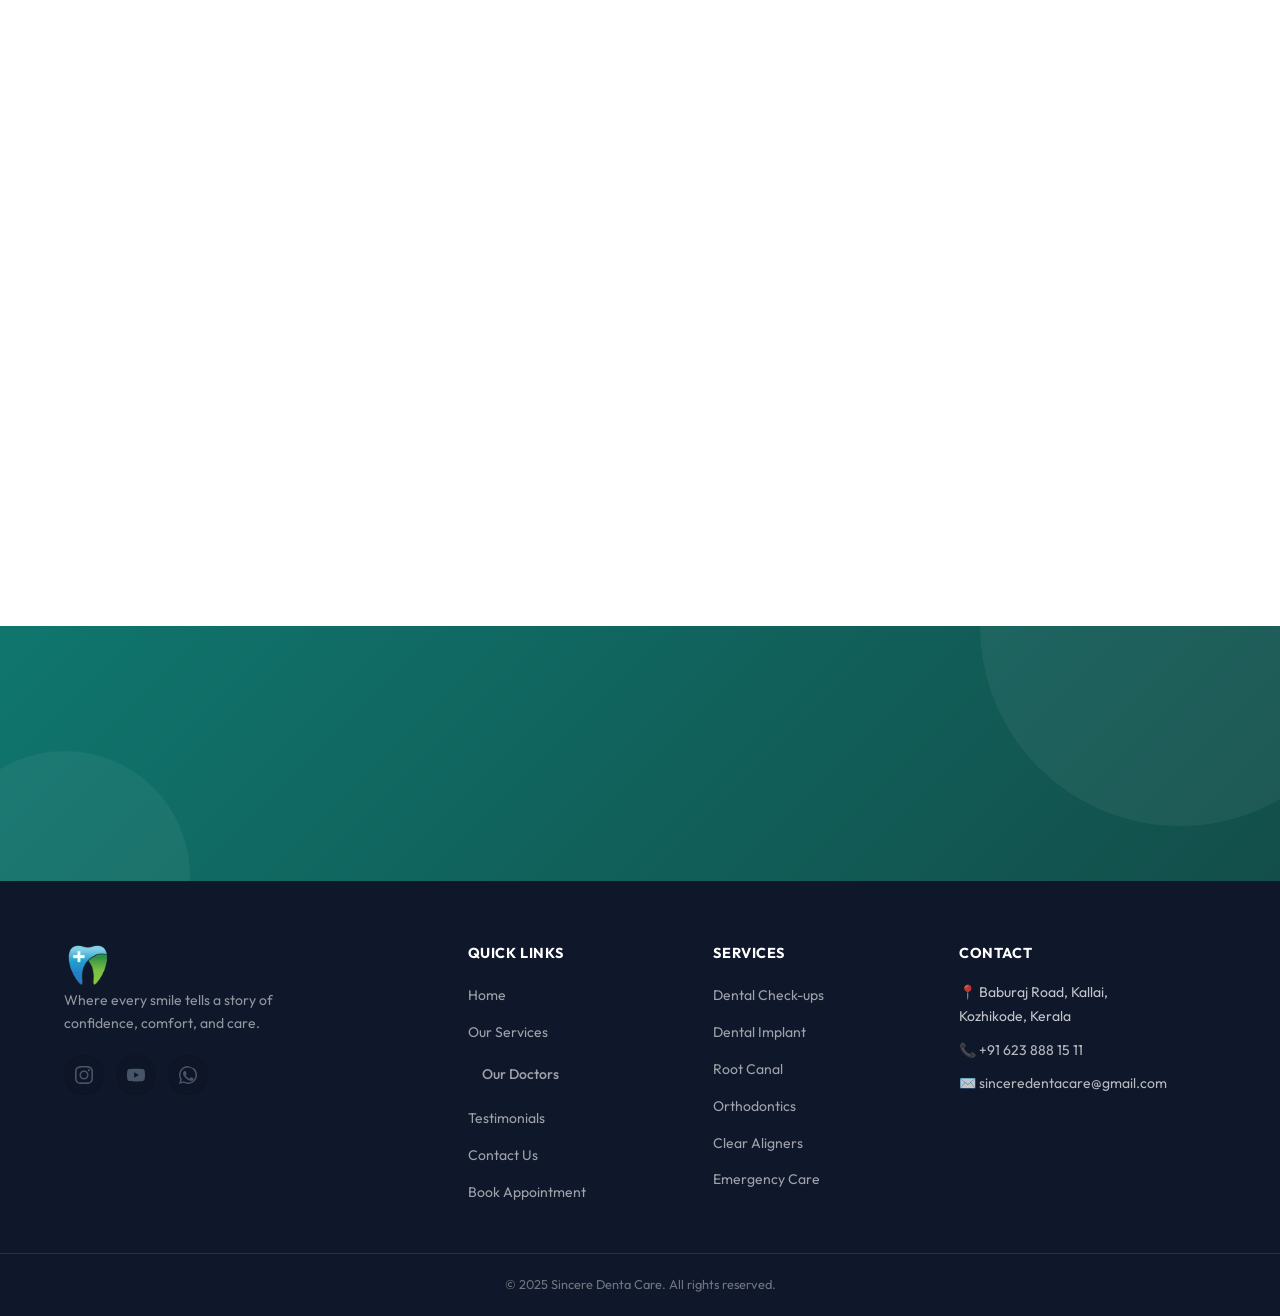
<file: services.html>
<!DOCTYPE html>
<html lang="en">

<head>
    <meta charset="UTF-8" />
    <meta name="viewport" content="width=device-width, initial-scale=1.0" />
    <title>Our Services – Sincere Denta Care</title>
    <meta name="description"
        content="Comprehensive dental services at Sincere Denta Care – Implants, Root Canal, Orthodontics, Clear Aligners, Pediatric Care, and more in Kozhikode, Kerala." />
    <link rel="stylesheet" href="css/style.css" />
    <link rel="preconnect" href="https://fonts.googleapis.com" />
    <link rel="preconnect" href="https://fonts.gstatic.com" crossorigin />
    <link
        href="https://fonts.googleapis.com/css2?family=Outfit:wght@300;400;500;600;700;800&family=Playfair+Display:ital,wght@0,600;1,500&display=swap"
        rel="stylesheet" />
</head>

<body class="page-services">

    <div class="page-transition" id="pageTransition"></div>

    <!-- NAVBAR -->
    <nav class="navbar" id="navbar">
        <div class="nav-container">
            <a href="index.html" class="nav-logo">
                <img src="images/logo.png" alt="Sincere Denta Care Logo" class="nav-logo-img" width="210" height="70" />
            </a>
            <button class="hamburger" id="hamburger" aria-label="Toggle menu">
                <span></span><span></span><span></span>
            </button>
            <ul class="nav-links" id="navLinks">
                <li><a href="index.html" class="nav-link">Home</a></li>
                <li class="dropdown">
                    <a href="services.html" class="nav-link active">Our Services <span class="arrow">▾</span></a>
                    <ul class="dropdown-menu">
                        <li><a href="#checkup">Routine Check-ups & Cleaning</a></li>
                        <li><a href="#implant">Dental Implant</a></li>
                        <li><a href="#rootcanal">Root Canal Treatment</a></li>
                        <li><a href="#orthodontics">Orthodontics</a></li>
                        <li><a href="#aligners">Clear Aligners</a></li>
                        <li><a href="#filling">Filling for Cavities</a></li>
                        <li><a href="#pediatric">Pediatric Dental Care</a></li>
                        <li><a href="#prosthesis">Dental Prosthesis</a></li>
                        <li><a href="#gum">Gum Treatments</a></li>
                        <li><a href="#wisdom">Wisdom Tooth Removal</a></li>
                        <li><a href="#whitening">Teeth Whitening & Cosmetic</a></li>
                        <li><a href="#emergency">Emergency Dental Care</a></li>
                    </ul>
                </li>
                <li><a href="doctors.html" class="nav-link">Our Doctors</a></li>
                <li><a href="testimonials.html" class="nav-link">Testimonials</a></li>
                <li><a href="contact.html" class="nav-link">Contact Us</a></li>
                <li><a href="https://wa.me/916238881511" target="_blank" class="nav-cta">Book Appointment</a></li>
                <li>
                    <button class="dark-mode-toggle" id="darkModeToggle" aria-label="Toggle dark mode">
                        <span class="toggle-icon sun">☀️</span>
                        <span class="toggle-icon moon">🌙</span>
                    </button>
                </li>
            </ul>
        </div>
    </nav>

    <!-- PAGE HERO -->
    <section class="page-hero">
        <div class="ph-bg-shapes">
            <div class="shape shape-1"></div>
            <div class="shape shape-2"></div>
        </div>
        <div class="container page-hero-content">
            <div class="section-tag animate-fade-up" style="--delay:0.1s">Comprehensive Care</div>
            <h1 class="page-hero-title animate-fade-up" style="--delay:0.2s">Our <span
                    class="hero-highlight">Services</span></h1>
            <p class="page-hero-desc animate-fade-up" style="--delay:0.35s">
                From routine check-ups to complex implant procedures — we offer 12 specialized dental services tailored
                to your every need.
            </p>
        </div>
    </section>

    <!-- SERVICES DETAILED -->
    <section class="services-detail">
        <div class="container">

            <div class="service-detail-card animate-on-scroll" id="checkup">
                <div class="sdc-icon"><img src="images/routine.jpg" alt="Routine" /></div>
                <div class="sdc-content">
                    <h2>Routine Dental Check-ups & Cleaning</h2>
                    <p>Regular dental visits are the cornerstone of excellent oral health. Our comprehensive check-up
                        includes a thorough examination of your teeth, gums, and jaw, followed by professional scaling
                        and polishing to remove plaque, tartar, and surface stains. Early detection of any issues helps
                        prevent costly treatments later.</p>
                    <ul class="service-features">
                        <li>Full mouth examination</li>
                        <li>Professional scaling & polishing</li>
                        <li>X-ray analysis (if needed)</li>
                        <li>Personalized oral hygiene advice</li>
                    </ul>
                    <a href="https://wa.me/916238881511" target="_blank" class="btn-primary btn-sm">Book This
                        Service</a>
                </div>
            </div>

            <div class="service-detail-card animate-on-scroll reverse" id="implant">
                <div class="sdc-icon"><img src="images/dental impant.jpg" alt="Dental Implant" /></div>
                <div class="sdc-content">
                    <h2>Dental Implant</h2>
                    <p>Dental implants are the gold standard for replacing missing teeth. A titanium post is surgically
                        placed into the jawbone, acting as an artificial root, upon which a natural-looking crown is
                        placed. The result is a permanent, functional, and aesthetic tooth replacement that can last a
                        lifetime with proper care.</p>
                    <ul class="service-features">
                        <li>Titanium implant placement</li>
                        <li>Custom porcelain crowns</li>
                        <li>Full mouth implant solutions</li>
                        <li>3D smile planning</li>
                    </ul>
                    <a href="https://wa.me/916238881511" target="_blank" class="btn-primary btn-sm">Book This
                        Service</a>
                </div>
            </div>

            <div class="service-detail-card animate-on-scroll" id="rootcanal">
                <div class="sdc-icon"><img src="images/root canal.jpg" alt="Root Canal" /></div>
                <div class="sdc-content">
                    <h2>Root Canal Treatment</h2>
                    <p>Modern root canal treatment is virtually painless and can save a severely infected or damaged
                        tooth. Our specialists use rotary endodontic tools and precise imaging to clean, shape, and seal
                        the root canals, eliminating infection and restoring the tooth to full health — all in as few as
                        one or two visits.</p>
                    <ul class="service-features">
                        <li>Single & multi-visit RCT</li>
                        <li>Rotary endodontics</li>
                        <li>Pain-free procedure</li>
                        <li>Post-treatment crown placement</li>
                    </ul>
                    <a href="https://wa.me/916238881511" target="_blank" class="btn-primary btn-sm">Book This
                        Service</a>
                </div>
            </div>

            <div class="service-detail-card animate-on-scroll reverse" id="orthodontics">
                <div class="sdc-icon"><img src="images/ortho.jpg" alt="ortho" /></div>
                <div class="sdc-content">
                    <h2>Orthodontics</h2>
                    <p>Straighten your teeth and correct your bite with our orthodontic solutions. We offer metal
                        braces, ceramic braces, and lingual braces, customized for children, teens, and adults. Properly
                        aligned teeth not only look better but are also easier to clean, reducing the risk of decay and
                        gum disease.</p>
                    <ul class="service-features">
                        <li>Metal & ceramic braces</li>
                        <li>Lingual (hidden) braces</li>
                        <li>Bite correction</li>
                        <li>Retainer fabrication</li>
                    </ul>
                    <a href="https://wa.me/916238881511" target="_blank" class="btn-primary btn-sm">Book This
                        Service</a>
                </div>
            </div>

            <div class="service-detail-card animate-on-scroll" id="aligners">
                <div class="sdc-icon"><img src="images/Clear Aligners.jpg" alt="Clear Aligners" /></div>
                <div class="sdc-content">
                    <h2>Clear Aligners</h2>
                    <p>Achieve a perfectly straight smile without anyone knowing you're wearing braces. Clear aligners
                        are custom-fabricated, removable trays that gradually shift your teeth into their ideal
                        positions. They are virtually invisible, comfortable to wear, and easy to remove for eating and
                        brushing.</p>
                    <ul class="service-features">
                        <li>Virtually invisible trays</li>
                        <li>Removable & hygienic</li>
                        <li>Digital treatment planning</li>
                        <li>Suitable for teens & adults</li>
                    </ul>
                    <a href="https://wa.me/916238881511" target="_blank" class="btn-primary btn-sm">Book This
                        Service</a>
                </div>
            </div>

            <div class="service-detail-card animate-on-scroll reverse" id="filling">
                <div class="sdc-icon"><img src="images/cavity.jpg" alt="cavity" /></div>
                <div class="sdc-content">
                    <h2>Filling for Cavities</h2>
                    <p>Tooth-coloured composite fillings restore decayed or damaged teeth to their natural appearance
                        and function. Unlike old amalgam fillings, our composite resin fillings bond directly to the
                        tooth structure, requiring minimal removal of healthy tooth tissue and providing a seamless,
                        natural look.</p>
                    <ul class="service-features">
                        <li>Tooth-coloured composite</li>
                        <li>Glass ionomer fillings</li>
                        <li>Minimal invasive approach</li>
                        <li>Same-day treatment</li>
                    </ul>
                    <a href="https://wa.me/916238881511" target="_blank" class="btn-primary btn-sm">Book This
                        Service</a>
                </div>
            </div>

            <div class="service-detail-card animate-on-scroll" id="pediatric">
                <div class="sdc-icon"><img src="images/pediatrics.jpg" alt="pediatrics" /></div>
                <div class="sdc-content">
                    <h2>Pediatric Dental Care</h2>
                    <p>We create a warm, friendly, and stress-free environment for your little ones. Our pediatric
                        dental specialists are trained to handle children of all ages with patience and care. From the
                        first tooth to teenage years, we monitor growth, prevent decay, and educate children about good
                        oral habits early.</p>
                    <ul class="service-features">
                        <li>Child-friendly approach</li>
                        <li>Preventive sealants & fluoride</li>
                        <li>Habit counselling</li>
                        <li>Milk tooth treatments</li>
                    </ul>
                    <a href="https://wa.me/916238881511" target="_blank" class="btn-primary btn-sm">Book This
                        Service</a>
                </div>
            </div>

            <div class="service-detail-card animate-on-scroll reverse" id="prosthesis">
                <div class="sdc-icon"><img src="images/prothesis.jpg" alt="prothesis" /></div>
                <div class="sdc-content">
                    <h2>Dental Prosthesis</h2>
                    <p>Restore your smile and chewing ability with our range of dental prostheses. We offer removable
                        and fixed options including complete dentures, partial dentures, and implant-supported
                        prostheses. Each prosthesis is carefully crafted to match the colour, shape, and size of your
                        natural teeth.</p>
                    <ul class="service-features">
                        <li>Complete & partial dentures</li>
                        <li>Flexible dentures</li>
                        <li>Implant-retained prostheses</li>
                        <li>Immediate dentures</li>
                    </ul>
                    <a href="https://wa.me/916238881511" target="_blank" class="btn-primary btn-sm">Book This
                        Service</a>
                </div>
            </div>

            <div class="service-detail-card animate-on-scroll" id="gum">
                <div class="sdc-icon"><img src="images/gum.jpg" alt="Gum" /></div>
                <div class="sdc-content">
                    <h2>Gum Treatments</h2>
                    <p>Healthy gums are the foundation of a healthy smile. We provide a full range of periodontal
                        treatments including deep cleaning (scaling & root planing), gum flap surgery, and gum
                        recontouring. Early treatment of gum disease can prevent tooth loss and has been linked to
                        improved overall health.</p>
                    <ul class="service-features">
                        <li>Deep cleaning (SRP)</li>
                        <li>Gum flap surgery</li>
                        <li>Gum recession treatment</li>
                        <li>Laser gum therapy</li>
                    </ul>
                    <a href="https://wa.me/916238881511" target="_blank" class="btn-primary btn-sm">Book This
                        Service</a>
                </div>
            </div>

            <div class="service-detail-card animate-on-scroll reverse" id="wisdom">
                <div class="sdc-icon"><img src="images/wisdom.jpg" alt="Wisdom" /></div>
                <div class="sdc-content">
                    <h2>Wisdom Tooth Removal</h2>
                    <p>Impacted or painful wisdom teeth can cause significant discomfort and crowding. Our oral surgeons
                        perform safe and efficient wisdom tooth extractions using modern surgical techniques and local
                        anaesthesia, ensuring minimal discomfort during and after the procedure. After-care guidance is
                        provided thoroughly.</p>
                    <ul class="service-features">
                        <li>Simple & surgical extractions</li>
                        <li>Impacted tooth removal</li>
                        <li>IV sedation available</li>
                        <li>Detailed post-op care</li>
                    </ul>
                    <a href="https://wa.me/916238881511" target="_blank" class="btn-primary btn-sm">Book This
                        Service</a>
                </div>
            </div>

            <div class="service-detail-card animate-on-scroll" id="whitening">
                <div class="sdc-icon"><img src="images/teeth white.jpg" alt="Teeth White" /></div>
                <div class="sdc-content">
                    <h2>Teeth Whitening & Cosmetic Treatments</h2>
                    <p>Transform your smile with our professional cosmetic dental treatments. We offer in-office teeth
                        whitening for dramatic results in a single visit, along with smile makeovers using veneers,
                        bonding, and other cosmetic procedures. Achieve the confident, radiant smile you've always
                        dreamed of.</p>
                    <ul class="service-features">
                        <li>Professional teeth whitening</li>
                        <li>Porcelain veneers</li>
                        <li>Dental bonding</li>
                        <li>Smile makeover design</li>
                    </ul>
                    <a href="https://wa.me/916238881511" target="_blank" class="btn-primary btn-sm">Book This
                        Service</a>
                </div>
            </div>

            <div class="service-detail-card animate-on-scroll reverse" id="emergency">
                <div class="sdc-icon">🚨</div>
                <div class="sdc-content">
                    <h2>Emergency Dental Care</h2>
                    <p>Dental emergencies don't follow a schedule. Whether it's a severe toothache, a knocked-out tooth,
                        a broken crown, or oral trauma, our emergency dental team is ready to provide prompt relief and
                        treatment. Contact us immediately and we'll prioritize your appointment.</p>
                    <ul class="service-features">
                        <li>Same-day emergency slots</li>
                        <li>Toothache relief</li>
                        <li>Trauma management</li>
                        <li>Broken tooth repair</li>
                    </ul>
                    <a href="https://wa.me/916238881511" target="_blank" class="btn-primary btn-sm emergency-btn">Call
                        Emergency Now</a>
                </div>
            </div>

        </div>
    </section>

    <!-- CTA -->
    <section class="cta-banner">
        <div class="cta-bg-shapes">
            <div class="cta-shape s1"></div>
            <div class="cta-shape s2"></div>
        </div>
        <div class="container cta-inner">
            <div class="animate-on-scroll">
                <h2 class="cta-title">Not Sure Which Service You Need?</h2>
                <p>Contact us and our specialists will guide you to the right treatment.</p>
            </div>
            <div class="cta-buttons animate-on-scroll">
                <a href="https://wa.me/916238881511" target="_blank" class="btn-white">WhatsApp Us</a>
                <a href="contact.html" class="btn-outline-white" data-page="contact.html">Contact Page</a>
            </div>
        </div>
    </section>

    <!-- FOOTER -->
    <footer class="footer">
        <div class="container footer-grid">
            <div class="footer-brand">
                <a href="index.html" class="footer-logo-link">
                    <img src="images/logo.png" alt="Sincere Denta Care" class="footer-logo-img" width="190"
                        height="64" />
                </a>
                <p class="footer-tagline">Where every smile tells a story of confidence, comfort, and care.</p>
                <div class="footer-socials">
                    <a href="https://www.instagram.com/sinceredentacare/" target="_blank" aria-label="Instagram" class="social-icon-link instagram">
                        <svg viewBox="0 0 24 24"><path d="M12 2.163c3.204 0 3.584.012 4.85.07 3.252.148 4.771 1.691 4.919 4.919.058 1.265.069 1.645.069 4.849 0 3.205-.012 3.584-.069 4.849-.149 3.225-1.664 4.771-4.919 4.919-1.266.058-1.644.07-4.85.07-3.204 0-3.584-.012-4.849-.07-3.26-.149-4.771-1.699-4.919-4.92-.058-1.265-.07-1.644-.07-4.849 0-3.204.013-3.583.07-4.849.149-3.227 1.664-4.771 4.919-4.919 1.266-.057 1.645-.069 4.849-.069zM12 0C8.741 0 8.333.014 7.053.072 2.695.272.273 2.69.073 7.052.014 8.333 0 8.741 0 12c0 3.259.014 3.668.072 4.948.2 4.358 2.618 6.78 6.98 6.98C8.333 23.986 8.741 24 12 24c3.259 0 3.668-.014 4.948-.072 4.354-.2 6.782-2.618 6.979-6.98.059-1.28.073-1.689.073-4.948 0-3.259-.014-3.667-.072-4.947-.196-4.354-2.617-6.78-6.979-6.98C15.668.014 15.259 0 12 0zm0 5.838a6.162 6.162 0 100 12.324 6.162 6.162 0 000-12.324zM12 16a4 4 0 110-8 4 4 0 010 8zm6.406-11.845a1.44 1.44 0 100 2.881 1.44 1.44 0 000-2.881z"/></svg>
                    </a>
                    <a href="https://www.youtube.com/@SincereDentaCare" target="_blank" aria-label="YouTube" class="social-icon-link youtube">
                        <svg viewBox="0 0 24 24"><path d="M23.498 6.186a3.016 3.016 0 0 0-2.122-2.136C19.505 3.5 12 3.5 12 3.5s-7.505 0-9.377.55a3.016 3.016 0 0 0-2.122 2.136C0 8.07 0 12 0 12s0 3.93.498 5.814a3.016 3.016 0 0 0 2.122 2.136c1.871.55 9.377.55 9.377.55s7.505 0 9.377-.55a3.016 3.016 0 0 0 2.122-2.136C24 15.93 24 12 24 12s0-3.93-.498-5.814zM9.545 15.568V8.432L15.818 12l-6.273 3.568z"/></svg>
                    </a>
                    <a href="https://wa.me/916238881511" target="_blank" aria-label="WhatsApp" class="social-icon-link whatsapp">
                        <svg viewBox="0 0 24 24"><path d="M12.031 0C5.405 0 .012 5.393.012 12.018c0 2.112.551 4.181 1.599 6.002L.003 24l6.126-1.606a11.956 11.956 0 005.902 1.541h.005c6.623 0 12.017-5.392 12.017-12.018 0-3.208-1.248-6.223-3.517-8.49L12.031 0zm0 2.012c2.671 0 5.178 1.041 7.067 2.93a9.96 9.96 0 012.923 7.076c0 5.513-4.489 10.003-10.002 10.003h-.005a9.957 9.957 0 01-5.077-1.385l-.364-.216-3.774.989.999-3.68-.237-.377A9.972 9.972 0 012.024 12.02c0-5.514 4.49-10.008 10.007-10.008zM7.555 6.78c-.287-.008-.669.096-.988.45-.318.354-1.214 1.186-1.214 2.89s1.243 3.35 1.416 3.582c.174.232 2.443 3.73 5.918 5.233.827.359 1.472.573 1.975.733.83.264 1.586.226 2.181.137.667-.1 2.043-.834 2.332-1.64.288-.806.288-1.496.202-1.64-.087-.144-.318-.23-.665-.404-.347-.174-2.043-1.01-2.361-1.125-.318-.116-.549-.174-.78.174-.231.348-.896 1.125-1.099 1.357-.202.231-.405.26-.752.086-.347-.173-1.458-.538-2.775-1.713-1.025-.915-1.717-2.046-1.92-2.392-.202-.348-.022-.536.152-.709.156-.156.347-.405.52-.608.173-.203.231-.347.347-.579.116-.231.058-.433-.029-.607-.086-.174-.78-1.883-1.069-2.578-.282-.676-.568-.584-.78-.595h-.66z"/></svg>
                    </a>
                </div>
            </div>
            <div class="footer-nav">
                <h4>Quick Links</h4>
                <ul>
                    <li><a href="index.html">Home</a></li>
                    <li><a href="services.html">Our Services</a></li>
                    <li><a href="doctors.html" class="nav-link">Our Doctors</a></li>
                <li><a href="testimonials.html">Testimonials</a></li>
                    <li><a href="contact.html">Contact Us</a></li>
                    <li><a href="https://wa.me/916238881511" target="_blank">Book Appointment</a></li>
                </ul>
            </div>
            <div class="footer-services">
                <h4>Services</h4>
                <ul>
                    <li><a href="#checkup">Dental Check-ups</a></li>
                    <li><a href="#implant">Dental Implant</a></li>
                    <li><a href="#rootcanal">Root Canal</a></li>
                    <li><a href="#orthodontics">Orthodontics</a></li>
                    <li><a href="#aligners">Clear Aligners</a></li>
                    <li><a href="#emergency">Emergency Care</a></li>
                </ul>
            </div>
            <div class="footer-contact">
                <h4>Contact</h4>
                <p>📍 Baburaj Road, Kallai,<br />Kozhikode, Kerala</p>
                <p>📞 <a href="tel:+916238881511">+91 623 888 15 11</a></p>
                <p>✉️ <a href="mailto:sinceredentacare@gmail.com">sinceredentacare@gmail.com</a></p>
            </div>
        </div>
        <div class="footer-bottom">
            <p>© 2025 Sincere Denta Care. All rights reserved.</p>
        </div>
    </footer>

    <script src="js/main.js"></script>
</body>

</html>
</file>
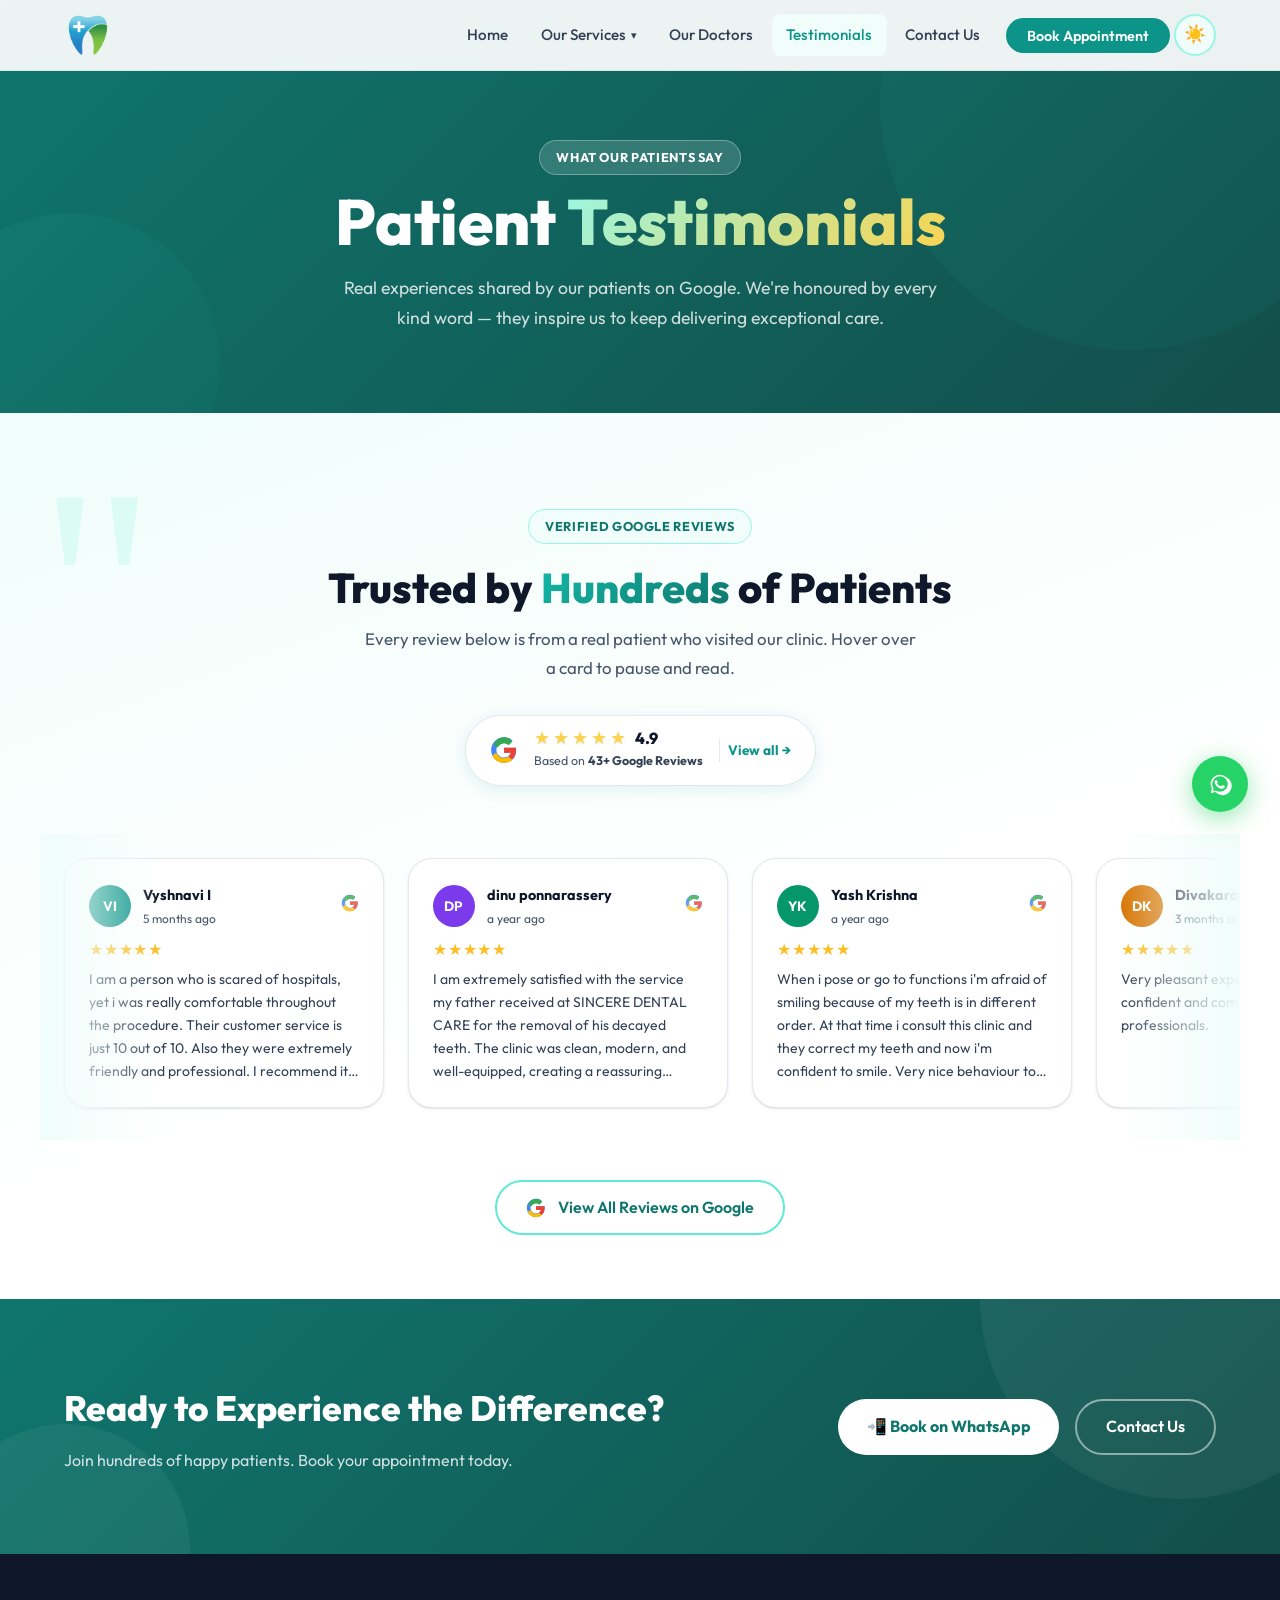
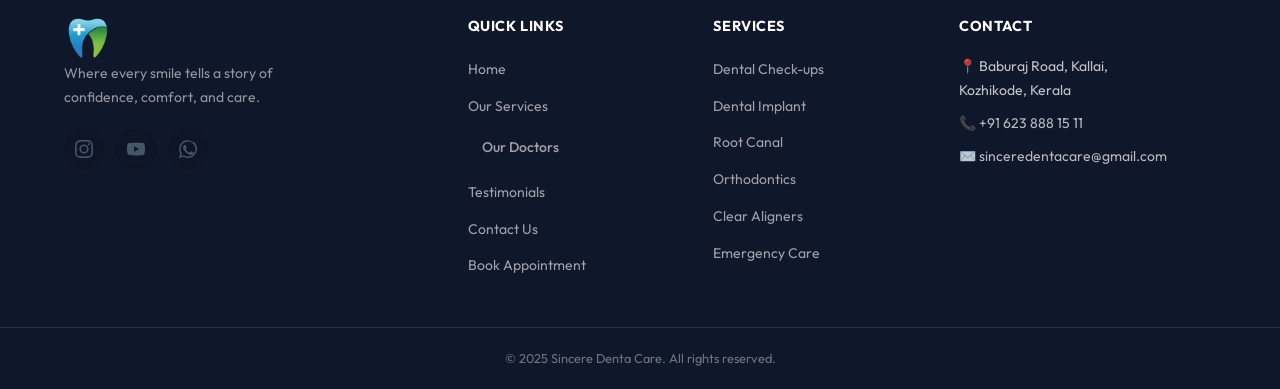
<file: testimonials.html>
<!DOCTYPE html>
<html lang="en">

<head>
    <meta charset="UTF-8" />
    <meta name="viewport" content="width=device-width, initial-scale=1.0" />
    <title>Patient Testimonials – Sincere Denta Care</title>
    <meta name="description"
        content="Read what our patients say about Sincere Denta Care. Real Google reviews from happy patients in Kozhikode, Kerala. Rated 4.9 out of 5 stars." />
    <link rel="stylesheet" href="css/style.css" />
    <link rel="preconnect" href="https://fonts.googleapis.com" />
    <link rel="preconnect" href="https://fonts.gstatic.com" crossorigin />
    <link
        href="https://fonts.googleapis.com/css2?family=Outfit:wght@300;400;500;600;700;800&family=Playfair+Display:ital,wght@0,600;1,500&display=swap"
        rel="stylesheet" />
</head>

<body class="page-testimonials">

    <div class="page-transition" id="pageTransition"></div>

    <!-- NAVBAR -->
    <nav class="navbar" id="navbar">
        <div class="nav-container">
            <a href="index.html" class="nav-logo">
                <img src="images/logo.png" alt="Sincere Denta Care Logo" class="nav-logo-img" width="210" height="70" />
            </a>
            <button class="hamburger" id="hamburger" aria-label="Toggle menu">
                <span></span><span></span><span></span>
            </button>
            <ul class="nav-links" id="navLinks">
                <li><a href="index.html" class="nav-link">Home</a></li>
                <li class="dropdown">
                    <a href="services.html" class="nav-link">Our Services <span class="arrow">▾</span></a>
                    <ul class="dropdown-menu">
                        <li><a href="services.html#checkup">Routine Check-ups &amp; Cleaning</a></li>
                        <li><a href="services.html#implant">Dental Implant</a></li>
                        <li><a href="services.html#rootcanal">Root Canal Treatment</a></li>
                        <li><a href="services.html#orthodontics">Orthodontics</a></li>
                        <li><a href="services.html#aligners">Clear Aligners</a></li>
                        <li><a href="services.html#emergency">Emergency Dental Care</a></li>
                    </ul>
                </li>
                <li><a href="doctors.html" class="nav-link">Our Doctors</a></li>
                <li><a href="testimonials.html" class="nav-link active">Testimonials</a></li>
                <li><a href="contact.html" class="nav-link">Contact Us</a></li>
                <li><a href="https://wa.me/916238881511" target="_blank" class="nav-cta">Book Appointment</a></li>
                <li>
                    <button class="dark-mode-toggle" id="darkModeToggle" aria-label="Toggle dark mode">
                        <span class="toggle-icon sun">☀️</span>
                        <span class="toggle-icon moon">🌙</span>
                    </button>
                </li>
            </ul>
        </div>
    </nav>

    <!-- PAGE HERO -->
    <section class="page-hero">
        <div class="ph-bg-shapes">
            <div class="shape shape-1"></div>
            <div class="shape shape-2"></div>
        </div>
        <div class="container page-hero-content">
            <div class="section-tag animate-fade-up" style="--delay:0.1s">What Our Patients Say</div>
            <h1 class="page-hero-title animate-fade-up" style="--delay:0.2s">Patient <span
                    class="hero-highlight">Testimonials</span></h1>
            <p class="page-hero-desc animate-fade-up" style="--delay:0.35s">
                Real experiences shared by our patients on Google. We're honoured by every kind word — they inspire us
                to keep delivering exceptional care.
            </p>
        </div>
    </section>

    <!-- TESTIMONIALS SECTION -->
    <section class="testimonials-section" id="testimonials">
        <div class="container">
            <div class="testimonials-header animate-on-scroll">
                <div class="section-tag">Verified Google Reviews</div>
                <h2 class="section-title">Trusted by <span class="hero-highlight">Hundreds</span> of Patients</h2>
                <p class="section-desc">Every review below is from a real patient who visited our clinic. Hover over a
                    card to pause and read.</p>

                <!-- Google Rating Badge -->
                <a href="https://www.google.com/search?sca_esv=cebedde645a747c8&rlz=1C1ONGR_enIN1120IN1120&sxsrf=ANbL-n7aFyr-s7aLxBBZsMom5fqf-rgACQ:1772707184701&si=[base64]&q=Sincere+Denta+Care+Speciality+Dental+Clinic+%26+Implant+Centre+Reviews&sa=X&ved=2ahUKEwjNwqPwyIiTAxUNRWcHHa7zI9gQ0bkNegQILhAH&biw=1396&bih=675&dpr=1.38"
                    target="_blank" rel="noopener noreferrer" class="google-rating-badge animate-on-scroll">
                    <div class="grb-google-logo">
                        <svg viewBox="0 0 48 48" width="28" height="28">
                            <path fill="#4285F4"
                                d="M44.5 20H24v8.5h11.8C34.7 33.9 30.1 37 24 37c-7.2 0-13-5.8-13-13s5.8-13 13-13c3.1 0 5.9 1.1 8.1 2.9l6.4-6.4C34.6 4.1 29.6 2 24 2 11.8 2 2 11.8 2 24s9.8 22 22 22c11 0 21-8 21-22 0-1.3-.2-2.7-.5-4z" />
                            <path fill="#34A853"
                                d="M6.3 14.7l7 5.1C15.2 16 19.3 13 24 13c3.1 0 5.9 1.1 8.1 2.9l6.4-6.4C34.6 4.1 29.6 2 24 2 16.3 2 9.6 7.3 6.3 14.7z" />
                            <path fill="#FBBC05"
                                d="M24 46c5.9 0 10.9-2 14.5-5.4l-6.7-5.5C29.8 36.9 27 38 24 38c-6.1 0-11.3-4.1-13.2-9.7l-7 5.4C7.2 41.5 15 46 24 46z" />
                            <path fill="#EA4335"
                                d="M44.5 20H24v8.5h11.8c-.9 2.5-2.6 4.6-4.8 6l6.7 5.5C41.6 36.7 44.5 30.9 44.5 24c0-1.3-.2-2.7-.5-4z" />
                        </svg>
                    </div>
                    <div class="grb-info">
                        <div class="grb-stars">
                            <span class="star filled">★</span><span class="star filled">★</span><span
                                class="star filled">★</span><span class="star filled">★</span><span
                                class="star half-filled">★</span>
                            <strong>4.9</strong>
                        </div>
                        <div class="grb-count">Based on <strong>43+ Google Reviews</strong></div>
                    </div>
                    <div class="grb-arrow">View all →</div>
                </a>
            </div>

            <!-- Auto-scrolling carousel -->
            <div class="testimonials-track-wrapper">
                <div class="testimonials-track" id="testimonialsTrack">
                    <!-- Review Card 1 -->
                    <div class="review-card">
                        <div class="rc-header">
                            <div class="rc-avatar" style="--avatar-bg:#0D9488;">VI</div>
                            <div class="rc-meta">
                                <div class="rc-name">Vyshnavi I</div>
                                <div class="rc-date">5 months ago</div>
                            </div>
                            <div class="rc-google-icon">
                                <svg viewBox="0 0 48 48" width="18" height="18">
                                    <path fill="#4285F4"
                                        d="M44.5 20H24v8.5h11.8C34.7 33.9 30.1 37 24 37c-7.2 0-13-5.8-13-13s5.8-13 13-13c3.1 0 5.9 1.1 8.1 2.9l6.4-6.4C34.6 4.1 29.6 2 24 2 11.8 2 2 11.8 2 24s9.8 22 22 22c11 0 21-8 21-22 0-1.3-.2-2.7-.5-4z" />
                                    <path fill="#34A853"
                                        d="M6.3 14.7l7 5.1C15.2 16 19.3 13 24 13c3.1 0 5.9 1.1 8.1 2.9l6.4-6.4C34.6 4.1 29.6 2 24 2 16.3 2 9.6 7.3 6.3 14.7z" />
                                    <path fill="#FBBC05"
                                        d="M24 46c5.9 0 10.9-2 14.5-5.4l-6.7-5.5C29.8 36.9 27 38 24 38c-6.1 0-11.3-4.1-13.2-9.7l-7 5.4C7.2 41.5 15 46 24 46z" />
                                    <path fill="#EA4335"
                                        d="M44.5 20H24v8.5h11.8c-.9 2.5-2.6 4.6-4.8 6l6.7 5.5C41.6 36.7 44.5 30.9 44.5 24c0-1.3-.2-2.7-.5-4z" />
                                </svg>
                            </div>
                        </div>
                        <div class="rc-stars">★★★★★</div>
                        <p class="rc-text">I am a person who is scared of hospitals, yet i was really comfortable
                            throughout the procedure. Their customer service is just 10 out of 10. Also they were
                            extremely friendly and professional. I recommend it to anyone who looking for a reliable
                            dental clinic.</p>
                    </div>

                    <!-- Review Card 2 -->
                    <div class="review-card">
                        <div class="rc-header">
                            <div class="rc-avatar" style="--avatar-bg:#7C3AED;">DP</div>
                            <div class="rc-meta">
                                <div class="rc-name">dinu ponnarassery</div>
                                <div class="rc-date">a year ago</div>
                            </div>
                            <div class="rc-google-icon">
                                <svg viewBox="0 0 48 48" width="18" height="18">
                                    <path fill="#4285F4"
                                        d="M44.5 20H24v8.5h11.8C34.7 33.9 30.1 37 24 37c-7.2 0-13-5.8-13-13s5.8-13 13-13c3.1 0 5.9 1.1 8.1 2.9l6.4-6.4C34.6 4.1 29.6 2 24 2 11.8 2 2 11.8 2 24s9.8 22 22 22c11 0 21-8 21-22 0-1.3-.2-2.7-.5-4z" />
                                    <path fill="#34A853"
                                        d="M6.3 14.7l7 5.1C15.2 16 19.3 13 24 13c3.1 0 5.9 1.1 8.1 2.9l6.4-6.4C34.6 4.1 29.6 2 24 2 16.3 2 9.6 7.3 6.3 14.7z" />
                                    <path fill="#FBBC05"
                                        d="M24 46c5.9 0 10.9-2 14.5-5.4l-6.7-5.5C29.8 36.9 27 38 24 38c-6.1 0-11.3-4.1-13.2-9.7l-7 5.4C7.2 41.5 15 46 24 46z" />
                                    <path fill="#EA4335"
                                        d="M44.5 20H24v8.5h11.8c-.9 2.5-2.6 4.6-4.8 6l6.7 5.5C41.6 36.7 44.5 30.9 44.5 24c0-1.3-.2-2.7-.5-4z" />
                                </svg>
                            </div>
                        </div>
                        <div class="rc-stars">★★★★★</div>
                        <p class="rc-text">I am extremely satisfied with the service my father received at SINCERE
                            DENTAL CARE for the removal of his decayed teeth. The clinic was clean, modern, and
                            well-equipped, creating a reassuring environment. The staff was friendly and efficient, and
                            the dentist demonstrated exceptional expertise and care. The entire procedure was smooth,
                            and my father's recovery has been painless. I highly recommend SINCERE DENTAL CARE for their
                            professional and compassionate dental services.</p>
                    </div>

                    <!-- Review Card 3 -->
                    <div class="review-card">
                        <div class="rc-header">
                            <div class="rc-avatar" style="--avatar-bg:#059669;">YK</div>
                            <div class="rc-meta">
                                <div class="rc-name">Yash Krishna</div>
                                <div class="rc-date">a year ago</div>
                            </div>
                            <div class="rc-google-icon">
                                <svg viewBox="0 0 48 48" width="18" height="18">
                                    <path fill="#4285F4"
                                        d="M44.5 20H24v8.5h11.8C34.7 33.9 30.1 37 24 37c-7.2 0-13-5.8-13-13s5.8-13 13-13c3.1 0 5.9 1.1 8.1 2.9l6.4-6.4C34.6 4.1 29.6 2 24 2 11.8 2 2 11.8 2 24s9.8 22 22 22c11 0 21-8 21-22 0-1.3-.2-2.7-.5-4z" />
                                    <path fill="#34A853"
                                        d="M6.3 14.7l7 5.1C15.2 16 19.3 13 24 13c3.1 0 5.9 1.1 8.1 2.9l6.4-6.4C34.6 4.1 29.6 2 24 2 16.3 2 9.6 7.3 6.3 14.7z" />
                                    <path fill="#FBBC05"
                                        d="M24 46c5.9 0 10.9-2 14.5-5.4l-6.7-5.5C29.8 36.9 27 38 24 38c-6.1 0-11.3-4.1-13.2-9.7l-7 5.4C7.2 41.5 15 46 24 46z" />
                                    <path fill="#EA4335"
                                        d="M44.5 20H24v8.5h11.8c-.9 2.5-2.6 4.6-4.8 6l6.7 5.5C41.6 36.7 44.5 30.9 44.5 24c0-1.3-.2-2.7-.5-4z" />
                                </svg>
                            </div>
                        </div>
                        <div class="rc-stars">★★★★★</div>
                        <p class="rc-text">When i pose or go to functions i'm afraid of smiling because of my teeth is
                            in different order. At that time i consult this clinic and they correct my teeth and now i'm
                            confident to smile. Very nice behaviour to patients. I loved it ❤️</p>
                    </div>

                    <!-- Review Card 4 -->
                    <div class="review-card">
                        <div class="rc-header">
                            <div class="rc-avatar" style="--avatar-bg:#D97706;">DK</div>
                            <div class="rc-meta">
                                <div class="rc-name">Divakaran K V</div>
                                <div class="rc-date">3 months ago</div>
                            </div>
                            <div class="rc-google-icon">
                                <svg viewBox="0 0 48 48" width="18" height="18">
                                    <path fill="#4285F4"
                                        d="M44.5 20H24v8.5h11.8C34.7 33.9 30.1 37 24 37c-7.2 0-13-5.8-13-13s5.8-13 13-13c3.1 0 5.9 1.1 8.1 2.9l6.4-6.4C34.6 4.1 29.6 2 24 2 11.8 2 2 11.8 2 24s9.8 22 22 22c11 0 21-8 21-22 0-1.3-.2-2.7-.5-4z" />
                                    <path fill="#34A853"
                                        d="M6.3 14.7l7 5.1C15.2 16 19.3 13 24 13c3.1 0 5.9 1.1 8.1 2.9l6.4-6.4C34.6 4.1 29.6 2 24 2 16.3 2 9.6 7.3 6.3 14.7z" />
                                    <path fill="#FBBC05"
                                        d="M24 46c5.9 0 10.9-2 14.5-5.4l-6.7-5.5C29.8 36.9 27 38 24 38c-6.1 0-11.3-4.1-13.2-9.7l-7 5.4C7.2 41.5 15 46 24 46z" />
                                    <path fill="#EA4335"
                                        d="M44.5 20H24v8.5h11.8c-.9 2.5-2.6 4.6-4.8 6l6.7 5.5C41.6 36.7 44.5 30.9 44.5 24c0-1.3-.2-2.7-.5-4z" />
                                </svg>
                            </div>
                        </div>
                        <div class="rc-stars">★★★★★</div>
                        <p class="rc-text">Very pleasant experience. Helpful, confident and communicative professionals.
                        </p>
                    </div>

                    <!-- Review Card 5 -->
                    <div class="review-card">
                        <div class="rc-header">
                            <div class="rc-avatar" style="--avatar-bg:#DC2626;">HK</div>
                            <div class="rc-meta">
                                <div class="rc-name">hemlata kuntal</div>
                                <div class="rc-date">a year ago</div>
                            </div>
                            <div class="rc-google-icon">
                                <svg viewBox="0 0 48 48" width="18" height="18">
                                    <path fill="#4285F4"
                                        d="M44.5 20H24v8.5h11.8C34.7 33.9 30.1 37 24 37c-7.2 0-13-5.8-13-13s5.8-13 13-13c3.1 0 5.9 1.1 8.1 2.9l6.4-6.4C34.6 4.1 29.6 2 24 2 11.8 2 2 11.8 2 24s9.8 22 22 22c11 0 21-8 21-22 0-1.3-.2-2.7-.5-4z" />
                                    <path fill="#34A853"
                                        d="M6.3 14.7l7 5.1C15.2 16 19.3 13 24 13c3.1 0 5.9 1.1 8.1 2.9l6.4-6.4C34.6 4.1 29.6 2 24 2 16.3 2 9.6 7.3 6.3 14.7z" />
                                    <path fill="#FBBC05"
                                        d="M24 46c5.9 0 10.9-2 14.5-5.4l-6.7-5.5C29.8 36.9 27 38 24 38c-6.1 0-11.3-4.1-13.2-9.7l-7 5.4C7.2 41.5 15 46 24 46z" />
                                    <path fill="#EA4335"
                                        d="M44.5 20H24v8.5h11.8c-.9 2.5-2.6 4.6-4.8 6l6.7 5.5C41.6 36.7 44.5 30.9 44.5 24c0-1.3-.2-2.7-.5-4z" />
                                </svg>
                            </div>
                        </div>
                        <div class="rc-stars">★★★★★</div>
                        <p class="rc-text">Doctors are high qualified. They listen to patients problem very nicely and
                            then suggests the best treatment. I am highly satisfied with their behaviour and management
                            and I can suggest many patients to visit this clinic for any issue.</p>
                    </div>

                    <!-- Review Card 6 -->
                    <div class="review-card">
                        <div class="rc-header">
                            <div class="rc-avatar" style="--avatar-bg:#2563EB;">SI</div>
                            <div class="rc-meta">
                                <div class="rc-name">swetha ip</div>
                                <div class="rc-date">a year ago</div>
                            </div>
                            <div class="rc-google-icon">
                                <svg viewBox="0 0 48 48" width="18" height="18">
                                    <path fill="#4285F4"
                                        d="M44.5 20H24v8.5h11.8C34.7 33.9 30.1 37 24 37c-7.2 0-13-5.8-13-13s5.8-13 13-13c3.1 0 5.9 1.1 8.1 2.9l6.4-6.4C34.6 4.1 29.6 2 24 2 11.8 2 2 11.8 2 24s9.8 22 22 22c11 0 21-8 21-22 0-1.3-.2-2.7-.5-4z" />
                                    <path fill="#34A853"
                                        d="M6.3 14.7l7 5.1C15.2 16 19.3 13 24 13c3.1 0 5.9 1.1 8.1 2.9l6.4-6.4C34.6 4.1 29.6 2 24 2 16.3 2 9.6 7.3 6.3 14.7z" />
                                    <path fill="#FBBC05"
                                        d="M24 46c5.9 0 10.9-2 14.5-5.4l-6.7-5.5C29.8 36.9 27 38 24 38c-6.1 0-11.3-4.1-13.2-9.7l-7 5.4C7.2 41.5 15 46 24 46z" />
                                    <path fill="#EA4335"
                                        d="M44.5 20H24v8.5h11.8c-.9 2.5-2.6 4.6-4.8 6l6.7 5.5C41.6 36.7 44.5 30.9 44.5 24c0-1.3-.2-2.7-.5-4z" />
                                </svg>
                            </div>
                        </div>
                        <div class="rc-stars">★★★★★</div>
                        <p class="rc-text">I have been there once, they are providing very good treatment and the
                            doctors are very friendly. If you have any issues with your teeth i guess you must visit
                            there 👍</p>
                    </div>

                    <!-- Review Card 7 -->
                    <div class="review-card">
                        <div class="rc-header">
                            <div class="rc-avatar" style="--avatar-bg:#BE185D;">SS</div>
                            <div class="rc-meta">
                                <div class="rc-name">Simna Suresh</div>
                                <div class="rc-date">5 years ago</div>
                            </div>
                            <div class="rc-google-icon">
                                <svg viewBox="0 0 48 48" width="18" height="18">
                                    <path fill="#4285F4"
                                        d="M44.5 20H24v8.5h11.8C34.7 33.9 30.1 37 24 37c-7.2 0-13-5.8-13-13s5.8-13 13-13c3.1 0 5.9 1.1 8.1 2.9l6.4-6.4C34.6 4.1 29.6 2 24 2 11.8 2 2 11.8 2 24s9.8 22 22 22c11 0 21-8 21-22 0-1.3-.2-2.7-.5-4z" />
                                    <path fill="#34A853"
                                        d="M6.3 14.7l7 5.1C15.2 16 19.3 13 24 13c3.1 0 5.9 1.1 8.1 2.9l6.4-6.4C34.6 4.1 29.6 2 24 2 16.3 2 9.6 7.3 6.3 14.7z" />
                                    <path fill="#FBBC05"
                                        d="M24 46c5.9 0 10.9-2 14.5-5.4l-6.7-5.5C29.8 36.9 27 38 24 38c-6.1 0-11.3-4.1-13.2-9.7l-7 5.4C7.2 41.5 15 46 24 46z" />
                                    <path fill="#EA4335"
                                        d="M44.5 20H24v8.5h11.8c-.9 2.5-2.6 4.6-4.8 6l6.7 5.5C41.6 36.7 44.5 30.9 44.5 24c0-1.3-.2-2.7-.5-4z" />
                                </svg>
                            </div>
                        </div>
                        <div class="rc-stars">★★★★★</div>
                        <p class="rc-text">I highly recommend these doctors and dental clinic. My visit have been a
                            delightful experience. The staff is always professional and very pleasant, the dental work I
                            had done was exceptional. The clinic is clean and well managed.</p>
                    </div>

                    <!-- Review Card 8 -->
                    <div class="review-card">
                        <div class="rc-header">
                            <div class="rc-avatar" style="--avatar-bg:#0E7490;">AA</div>
                            <div class="rc-meta">
                                <div class="rc-name">Aliya Ahamed</div>
                                <div class="rc-date">2 years ago</div>
                            </div>
                            <div class="rc-google-icon">
                                <svg viewBox="0 0 48 48" width="18" height="18">
                                    <path fill="#4285F4"
                                        d="M44.5 20H24v8.5h11.8C34.7 33.9 30.1 37 24 37c-7.2 0-13-5.8-13-13s5.8-13 13-13c3.1 0 5.9 1.1 8.1 2.9l6.4-6.4C34.6 4.1 29.6 2 24 2 11.8 2 2 11.8 2 24s9.8 22 22 22c11 0 21-8 21-22 0-1.3-.2-2.7-.5-4z" />
                                    <path fill="#34A853"
                                        d="M6.3 14.7l7 5.1C15.2 16 19.3 13 24 13c3.1 0 5.9 1.1 8.1 2.9l6.4-6.4C34.6 4.1 29.6 2 24 2 16.3 2 9.6 7.3 6.3 14.7z" />
                                    <path fill="#FBBC05"
                                        d="M24 46c5.9 0 10.9-2 14.5-5.4l-6.7-5.5C29.8 36.9 27 38 24 38c-6.1 0-11.3-4.1-13.2-9.7l-7 5.4C7.2 41.5 15 46 24 46z" />
                                    <path fill="#EA4335"
                                        d="M44.5 20H24v8.5h11.8c-.9 2.5-2.6 4.6-4.8 6l6.7 5.5C41.6 36.7 44.5 30.9 44.5 24c0-1.3-.2-2.7-.5-4z" />
                                </svg>
                            </div>
                        </div>
                        <div class="rc-stars">★★★★★</div>
                        <p class="rc-text">Satisfied with Orthodontic treatment.... The service that i got was way ahead
                            of my expectation 👍😊</p>
                    </div>

                    <!-- Review Card 9 -->
                    <div class="review-card">
                        <div class="rc-header">
                            <div class="rc-avatar" style="--avatar-bg:#9333EA;">SR</div>
                            <div class="rc-meta">
                                <div class="rc-name">Shishir Raj</div>
                                <div class="rc-date">a year ago</div>
                            </div>
                            <div class="rc-google-icon">
                                <svg viewBox="0 0 48 48" width="18" height="18">
                                    <path fill="#4285F4"
                                        d="M44.5 20H24v8.5h11.8C34.7 33.9 30.1 37 24 37c-7.2 0-13-5.8-13-13s5.8-13 13-13c3.1 0 5.9 1.1 8.1 2.9l6.4-6.4C34.6 4.1 29.6 2 24 2 11.8 2 2 11.8 2 24s9.8 22 22 22c11 0 21-8 21-22 0-1.3-.2-2.7-.5-4z" />
                                    <path fill="#34A853"
                                        d="M6.3 14.7l7 5.1C15.2 16 19.3 13 24 13c3.1 0 5.9 1.1 8.1 2.9l6.4-6.4C34.6 4.1 29.6 2 24 2 16.3 2 9.6 7.3 6.3 14.7z" />
                                    <path fill="#FBBC05"
                                        d="M24 46c5.9 0 10.9-2 14.5-5.4l-6.7-5.5C29.8 36.9 27 38 24 38c-6.1 0-11.3-4.1-13.2-9.7l-7 5.4C7.2 41.5 15 46 24 46z" />
                                    <path fill="#EA4335"
                                        d="M44.5 20H24v8.5h11.8c-.9 2.5-2.6 4.6-4.8 6l6.7 5.5C41.6 36.7 44.5 30.9 44.5 24c0-1.3-.2-2.7-.5-4z" />
                                </svg>
                            </div>
                        </div>
                        <div class="rc-stars">★★★★★</div>
                        <p class="rc-text">Best Dental Clinic in town... Doctors are well mannered and experienced...
                        </p>
                    </div>

                    <!-- Review Card 10 -->
                    <div class="review-card">
                        <div class="rc-header">
                            <div class="rc-avatar" style="--avatar-bg:#B45309;">AS</div>
                            <div class="rc-meta">
                                <div class="rc-name">Aneen Suresh</div>
                                <div class="rc-date">5 years ago</div>
                            </div>
                            <div class="rc-google-icon">
                                <svg viewBox="0 0 48 48" width="18" height="18">
                                    <path fill="#4285F4"
                                        d="M44.5 20H24v8.5h11.8C34.7 33.9 30.1 37 24 37c-7.2 0-13-5.8-13-13s5.8-13 13-13c3.1 0 5.9 1.1 8.1 2.9l6.4-6.4C34.6 4.1 29.6 2 24 2 11.8 2 2 11.8 2 24s9.8 22 22 22c11 0 21-8 21-22 0-1.3-.2-2.7-.5-4z" />
                                    <path fill="#34A853"
                                        d="M6.3 14.7l7 5.1C15.2 16 19.3 13 24 13c3.1 0 5.9 1.1 8.1 2.9l6.4-6.4C34.6 4.1 29.6 2 24 2 16.3 2 9.6 7.3 6.3 14.7z" />
                                    <path fill="#FBBC05"
                                        d="M24 46c5.9 0 10.9-2 14.5-5.4l-6.7-5.5C29.8 36.9 27 38 24 38c-6.1 0-11.3-4.1-13.2-9.7l-7 5.4C7.2 41.5 15 46 24 46z" />
                                    <path fill="#EA4335"
                                        d="M44.5 20H24v8.5h11.8c-.9 2.5-2.6 4.6-4.8 6l6.7 5.5C41.6 36.7 44.5 30.9 44.5 24c0-1.3-.2-2.7-.5-4z" />
                                </svg>
                            </div>
                        </div>
                        <div class="rc-stars">★★★★★</div>
                        <p class="rc-text">Dr. Bilaal is one of the most excellent doctors available in Kozhikode city.
                            You can trust your oral health with him, and his best in class treatments.</p>
                    </div>
                </div>
            </div>

            <!-- View All Link -->
            <div class="testimonials-footer animate-on-scroll">
                <a href="https://www.google.com/search?sca_esv=cebedde645a747c8&rlz=1C1ONGR_enIN1120IN1120&sxsrf=ANbL-n7aFyr-s7aLxBBZsMom5fqf-rgACQ:1772707184701&si=[base64]&q=Sincere+Denta+Care+Speciality+Dental+Clinic+%26+Implant+Centre+Reviews&sa=X&ved=2ahUKEwjNwqPwyIiTAxUNRWcHHa7zI9gQ0bkNegQILhAH&biw=1396&bih=675&dpr=1.38"
                    target="_blank" rel="noopener noreferrer" class="btn-outline testimonials-view-all"
                    id="viewAllReviewsBtn">
                    <svg viewBox="0 0 48 48" width="20" height="20">
                        <path fill="#4285F4"
                            d="M44.5 20H24v8.5h11.8C34.7 33.9 30.1 37 24 37c-7.2 0-13-5.8-13-13s5.8-13 13-13c3.1 0 5.9 1.1 8.1 2.9l6.4-6.4C34.6 4.1 29.6 2 24 2 11.8 2 2 11.8 2 24s9.8 22 22 22c11 0 21-8 21-22 0-1.3-.2-2.7-.5-4z" />
                        <path fill="#34A853"
                            d="M6.3 14.7l7 5.1C15.2 16 19.3 13 24 13c3.1 0 5.9 1.1 8.1 2.9l6.4-6.4C34.6 4.1 29.6 2 24 2 16.3 2 9.6 7.3 6.3 14.7z" />
                        <path fill="#FBBC05"
                            d="M24 46c5.9 0 10.9-2 14.5-5.4l-6.7-5.5C29.8 36.9 27 38 24 38c-6.1 0-11.3-4.1-13.2-9.7l-7 5.4C7.2 41.5 15 46 24 46z" />
                        <path fill="#EA4335"
                            d="M44.5 20H24v8.5h11.8c-.9 2.5-2.6 4.6-4.8 6l6.7 5.5C41.6 36.7 44.5 30.9 44.5 24c0-1.3-.2-2.7-.5-4z" />
                    </svg>
                    View All Reviews on Google
                </a>
            </div>
        </div>
    </section>

    <!-- CTA BANNER -->
    <section class="cta-banner">
        <div class="cta-bg-shapes">
            <div class="cta-shape s1"></div>
            <div class="cta-shape s2"></div>
        </div>
        <div class="container cta-inner">
            <div class="animate-on-scroll">
                <h2 class="cta-title">Ready to Experience the Difference?</h2>
                <p>Join hundreds of happy patients. Book your appointment today.</p>
            </div>
            <div class="cta-buttons animate-on-scroll">
                <a href="https://wa.me/916238881511" target="_blank" class="btn-white" id="testiBookBtn">📲 Book on
                    WhatsApp</a>
                <a href="contact.html" class="btn-outline-white" data-page="contact.html">Contact Us</a>
            </div>
        </div>
    </section>

    <!-- FOOTER -->
    <footer class="footer">
        <div class="container footer-grid">
            <div class="footer-brand">
                <a href="index.html" class="footer-logo-link">
                    <img src="images/logo.png" alt="Sincere Denta Care" class="footer-logo-img" width="190"
                        height="64" />
                </a>
                <p class="footer-tagline">Where every smile tells a story of confidence, comfort, and care.</p>
                <div class="footer-socials">
                    <a href="https://www.instagram.com/sinceredentacare/" target="_blank" aria-label="Instagram" class="social-icon-link instagram">
                        <svg viewBox="0 0 24 24"><path d="M12 2.163c3.204 0 3.584.012 4.85.07 3.252.148 4.771 1.691 4.919 4.919.058 1.265.069 1.645.069 4.849 0 3.205-.012 3.584-.069 4.849-.149 3.225-1.664 4.771-4.919 4.919-1.266.058-1.644.07-4.85.07-3.204 0-3.584-.012-4.849-.07-3.26-.149-4.771-1.699-4.919-4.92-.058-1.265-.07-1.644-.07-4.849 0-3.204.013-3.583.07-4.849.149-3.227 1.664-4.771 4.919-4.919 1.266-.057 1.645-.069 4.849-.069zM12 0C8.741 0 8.333.014 7.053.072 2.695.272.273 2.69.073 7.052.014 8.333 0 8.741 0 12c0 3.259.014 3.668.072 4.948.2 4.358 2.618 6.78 6.98 6.98C8.333 23.986 8.741 24 12 24c3.259 0 3.668-.014 4.948-.072 4.354-.2 6.782-2.618 6.979-6.98.059-1.28.073-1.689.073-4.948 0-3.259-.014-3.667-.072-4.947-.196-4.354-2.617-6.78-6.979-6.98C15.668.014 15.259 0 12 0zm0 5.838a6.162 6.162 0 100 12.324 6.162 6.162 0 000-12.324zM12 16a4 4 0 110-8 4 4 0 010 8zm6.406-11.845a1.44 1.44 0 100 2.881 1.44 1.44 0 000-2.881z"/></svg>
                    </a>
                    <a href="https://www.youtube.com/@SincereDentaCare" target="_blank" aria-label="YouTube" class="social-icon-link youtube">
                        <svg viewBox="0 0 24 24"><path d="M23.498 6.186a3.016 3.016 0 0 0-2.122-2.136C19.505 3.5 12 3.5 12 3.5s-7.505 0-9.377.55a3.016 3.016 0 0 0-2.122 2.136C0 8.07 0 12 0 12s0 3.93.498 5.814a3.016 3.016 0 0 0 2.122 2.136c1.871.55 9.377.55 9.377.55s7.505 0 9.377-.55a3.016 3.016 0 0 0 2.122-2.136C24 15.93 24 12 24 12s0-3.93-.498-5.814zM9.545 15.568V8.432L15.818 12l-6.273 3.568z"/></svg>
                    </a>
                    <a href="https://wa.me/916238881511" target="_blank" aria-label="WhatsApp" class="social-icon-link whatsapp">
                        <svg viewBox="0 0 24 24"><path d="M12.031 0C5.405 0 .012 5.393.012 12.018c0 2.112.551 4.181 1.599 6.002L.003 24l6.126-1.606a11.956 11.956 0 005.902 1.541h.005c6.623 0 12.017-5.392 12.017-12.018 0-3.208-1.248-6.223-3.517-8.49L12.031 0zm0 2.012c2.671 0 5.178 1.041 7.067 2.93a9.96 9.96 0 012.923 7.076c0 5.513-4.489 10.003-10.002 10.003h-.005a9.957 9.957 0 01-5.077-1.385l-.364-.216-3.774.989.999-3.68-.237-.377A9.972 9.972 0 012.024 12.02c0-5.514 4.49-10.008 10.007-10.008zM7.555 6.78c-.287-.008-.669.096-.988.45-.318.354-1.214 1.186-1.214 2.89s1.243 3.35 1.416 3.582c.174.232 2.443 3.73 5.918 5.233.827.359 1.472.573 1.975.733.83.264 1.586.226 2.181.137.667-.1 2.043-.834 2.332-1.64.288-.806.288-1.496.202-1.64-.087-.144-.318-.23-.665-.404-.347-.174-2.043-1.01-2.361-1.125-.318-.116-.549-.174-.78.174-.231.348-.896 1.125-1.099 1.357-.202.231-.405.26-.752.086-.347-.173-1.458-.538-2.775-1.713-1.025-.915-1.717-2.046-1.92-2.392-.202-.348-.022-.536.152-.709.156-.156.347-.405.52-.608.173-.203.231-.347.347-.579.116-.231.058-.433-.029-.607-.086-.174-.78-1.883-1.069-2.578-.282-.676-.568-.584-.78-.595h-.66z"/></svg>
                    </a>
                </div>
            </div>
            <div class="footer-nav">
                <h4>Quick Links</h4>
                <ul>
                    <li><a href="index.html">Home</a></li>
                    <li><a href="services.html">Our Services</a></li>
                    <li><a href="doctors.html" class="nav-link">Our Doctors</a></li>
                <li><a href="testimonials.html">Testimonials</a></li>
                    <li><a href="contact.html">Contact Us</a></li>
                    <li><a href="https://wa.me/916238881511" target="_blank">Book Appointment</a></li>
                </ul>
            </div>
            <div class="footer-services">
                <h4>Services</h4>
                <ul>
                    <li><a href="services.html#checkup">Dental Check-ups</a></li>
                    <li><a href="services.html#implant">Dental Implant</a></li>
                    <li><a href="services.html#rootcanal">Root Canal</a></li>
                    <li><a href="services.html#orthodontics">Orthodontics</a></li>
                    <li><a href="services.html#aligners">Clear Aligners</a></li>
                    <li><a href="services.html#emergency">Emergency Care</a></li>
                </ul>
            </div>
            <div class="footer-contact">
                <h4>Contact</h4>
                <p>📍 Baburaj Road, Kallai,<br />Kozhikode, Kerala</p>
                <p>📞 <a href="tel:+916238881511">+91 623 888 15 11</a></p>
                <p>✉️ <a href="mailto:sinceredentacare@gmail.com">sinceredentacare@gmail.com</a></p>
            </div>
        </div>
        <div class="footer-bottom">
            <p>© 2025 Sincere Denta Care. All rights reserved.</p>
        </div>
    </footer>

    <script src="js/main.js"></script>
</body>

</html>
</file>
<file: css/style.css>
/* ============================================================
   SINCERE DENTA CARE – MASTER STYLESHEET
   Color Palette: Teal (#0D9488 / #0F766E), White, Gold accents
   ============================================================ */

/* ── RESET & BASE ── */
*,
*::before,
*::after {
  box-sizing: border-box;
  margin: 0;
  padding: 0;
}

:root {
  --teal-50: #F0FDFA;
  --teal-100: #CCFBF1;
  --teal-200: #99F6E4;
  --teal-400: #2DD4BF;
  --teal-500: #14B8A6;
  --teal-600: #0D9488;
  --teal-700: #0F766E;
  --teal-800: #115E59;
  --teal-900: #134E4A;
  --gold: #F59E0B;
  --gold-light: #FCD34D;
  --white: #FFFFFF;
  --grey-50: #F8FAFB;
  --grey-100: #F1F5F9;
  --grey-200: #E2E8F0;
  --grey-600: #475569;
  --grey-700: #334155;
  --grey-900: #0F172A;
  --font-body: 'Outfit', sans-serif;
  --font-header: 'Playfair Display', serif;
  --transition: 0.35s cubic-bezier(0.4, 0, 0.2, 1);
  --shadow-sm: 0 1px 3px rgba(0, 0, 0, .08), 0 1px 2px rgba(0, 0, 0, .05);
  --shadow-md: 0 4px 16px rgba(13, 148, 136, .12);
  --shadow-lg: 0 10px 40px rgba(13, 148, 136, .2);
  --radius-sm: 8px;
  --radius-md: 16px;
  --radius-lg: 24px;
  --radius-xl: 36px;
}

html {
  scroll-behavior: smooth;
}

body {
  font-family: var(--font-body);
  background: var(--white);
  color: var(--grey-700);
  line-height: 1.7;
  overflow-x: hidden;
}

a {
  text-decoration: none;
  color: inherit;
}

ul {
  list-style: none;
}

img {
  display: block;
  max-width: 100%;
}

.container {
  max-width: 1200px;
  margin: 0 auto;
  padding: 0 1.5rem;
}

/* ============================================================
   PAGE TRANSITION OVERLAY
   ============================================================ */
.page-transition {
  position: fixed;
  inset: 0;
  z-index: 9999;
  background: var(--teal-700);
  transform: scaleX(0);
  transform-origin: left;
  pointer-events: none;
}

.page-transition.slide-in {
  animation: slideIn 0.55s cubic-bezier(0.76, 0, 0.24, 1) forwards;
}

.page-transition.slide-out {
  transform-origin: right;
  animation: slideOut 0.5s cubic-bezier(0.76, 0, 0.24, 1) forwards;
}

@keyframes slideIn {
  from {
    transform: scaleX(0);
  }

  to {
    transform: scaleX(1);
  }
}

@keyframes slideOut {
  from {
    transform: scaleX(1);
  }

  to {
    transform: scaleX(0);
  }
}

/* ============================================================
   NAVBAR
   ============================================================ */
.navbar {
  position: fixed;
  top: 0;
  left: 0;
  right: 0;
  z-index: 1000;
  background: rgba(255, 255, 255, 0.92);
  backdrop-filter: blur(16px);
  -webkit-backdrop-filter: blur(16px);
  border-bottom: 1px solid rgba(13, 148, 136, .1);
  transition: box-shadow var(--transition), background var(--transition);
}

.navbar.scrolled {
  box-shadow: 0 4px 30px rgba(13, 148, 136, .15);
  background: rgba(255, 255, 255, 0.98);
}

.nav-container {
  max-width: 1200px;
  margin: 0 auto;
  padding: 0 1.5rem;
  display: flex;
  align-items: center;
  gap: 2rem;
  height: 70px;
}

.nav-logo {
  display: flex;
  align-items: center;
  gap: 0.75rem;
  flex-shrink: 0;
}

.nav-logo-img,
.footer-logo-img {
  max-height: 48px;
  max-width: 100%;
  width: auto;
  object-fit: contain;
}

.logo-icon {
  width: 44px;
  height: 44px;
  background: var(--teal-50);
  border-radius: 12px;
  display: flex;
  align-items: center;
  justify-content: center;
  padding: 6px;
  border: 1.5px solid var(--teal-200);
  transition: transform var(--transition), box-shadow var(--transition);
}

.logo-icon:hover {
  transform: rotate(-5deg) scale(1.05);
  box-shadow: var(--shadow-md);
}

.logo-icon svg {
  width: 100%;
  height: 100%;
}

.logo-icon.small {
  width: 36px;
  height: 36px;
}

.logo-text {
  display: flex;
  flex-direction: column;
}

.logo-main {
  font-size: 1rem;
  font-weight: 700;
  color: var(--teal-700);
  line-height: 1.2;
}

.logo-sub {
  font-size: 0.65rem;
  color: var(--grey-600);
  letter-spacing: 0.03em;
}

.nav-links {
  display: flex;
  align-items: center;
  gap: 0.25rem;
  margin-left: auto;
}

.nav-link {
  padding: 0.5rem 0.9rem;
  font-size: 0.95rem;
  font-weight: 500;
  color: var(--grey-700);
  border-radius: var(--radius-sm);
  transition: color var(--transition), background var(--transition);
  display: flex;
  align-items: center;
  gap: 0.3rem;
}

.nav-link:hover,
.nav-link.active {
  color: var(--teal-600);
  background: var(--teal-50);
}

.nav-link .arrow {
  font-size: 0.7em;
  transition: transform var(--transition);
}

.dropdown:hover .arrow {
  transform: rotate(180deg);
}

.nav-cta {
  padding: 0.55rem 1.3rem;
  background: var(--teal-600);
  color: var(--white);
  border-radius: 50px;
  font-size: 0.9rem;
  font-weight: 600;
  transition: background var(--transition), transform var(--transition), box-shadow var(--transition);
  margin-left: 0.5rem;
  white-space: nowrap;
}

.nav-cta:hover {
  background: var(--teal-700);
  transform: translateY(-2px);
  box-shadow: 0 6px 20px rgba(13, 148, 136, .35);
}



/* DROPDOWN */
.dropdown {
  position: relative;
}

.dropdown-menu {
  position: absolute;
  top: calc(100% + 8px);
  left: 0;
  background: var(--white);
  border-radius: var(--radius-md);
  box-shadow: 0 20px 60px rgba(0, 0, 0, .14);
  border: 1px solid var(--grey-200);
  min-width: 270px;
  padding: 0.5rem;
  opacity: 0;
  visibility: hidden;
  transform: translateY(8px);
  transition: opacity 0.25s, transform 0.25s, visibility 0.25s;
  z-index: 500;
}

.dropdown:hover .dropdown-menu,
.dropdown:focus-within .dropdown-menu {
  opacity: 1;
  visibility: visible;
  transform: translateY(0);
}

.dropdown-menu li a {
  display: block;
  padding: 0.6rem 1rem;
  font-size: 0.88rem;
  color: var(--grey-700);
  border-radius: 8px;
  transition: background var(--transition), color var(--transition);
}

.dropdown-menu li a:hover {
  background: var(--teal-50);
  color: var(--teal-700);
}

/* HAMBURGER */
.hamburger {
  display: none;
  flex-direction: column;
  gap: 5px;
  background: none;
  border: none;
  cursor: pointer;
  padding: 0.5rem;
  margin-left: auto;
}

.hamburger span {
  width: 24px;
  height: 2.5px;
  background: var(--teal-700);
  border-radius: 4px;
  transition: var(--transition);
  display: block;
}

.hamburger.open span:nth-child(1) {
  transform: rotate(45deg) translate(5px, 5px);
}

.hamburger.open span:nth-child(2) {
  opacity: 0;
}

.hamburger.open span:nth-child(3) {
  transform: rotate(-45deg) translate(5px, -5px);
}

/* ============================================================
   ANIMATIONS
   ============================================================ */
.animate-fade-up {
  opacity: 0;
  transform: translateY(40px);
  animation: fadeUp 0.7s cubic-bezier(0.22, 1, 0.36, 1) calc(var(--delay, 0s)) forwards;
}

@keyframes fadeUp {
  to {
    opacity: 1;
    transform: translateY(0);
  }
}

.animate-fade-left {
  opacity: 0;
  transform: translateX(60px);
  animation: fadeLeft 0.8s cubic-bezier(0.22, 1, 0.36, 1) calc(var(--delay, 0s)) forwards;
}

@keyframes fadeLeft {
  to {
    opacity: 1;
    transform: translateX(0);
  }
}

/* Scroll-triggered */
.animate-on-scroll {
  opacity: 0;
  transform: translateY(35px);
  transition: opacity 0.65s cubic-bezier(0.22, 1, 0.36, 1) calc(var(--i, 0) * 0.1s),
    transform 0.65s cubic-bezier(0.22, 1, 0.36, 1) calc(var(--i, 0) * 0.1s);
}

.animate-on-scroll.visible {
  opacity: 1;
  transform: translateY(0);
}

/* ============================================================
   HERO SECTION
   ============================================================ */
.hero {
  min-height: 100vh;
  padding: 120px 1.5rem 80px;
  display: flex;
  align-items: center;
  position: relative;
  overflow: hidden;
  background: linear-gradient(135deg, var(--teal-50) 0%, #FFFFFF 50%, var(--teal-100) 100%);
  max-width: 1200px;
  margin: 0 auto;
}

.hero-bg-shapes {
  position: absolute;
  inset: 0;
  overflow: hidden;
  pointer-events: none;
}

.shape {
  position: absolute;
  border-radius: 50%;
  background: linear-gradient(135deg, var(--teal-400), var(--teal-600));
  opacity: 0.07;
  animation: shapeFloat 8s ease-in-out infinite;
}

.shape-1 {
  width: 500px;
  height: 500px;
  top: -150px;
  right: -100px;
  animation-delay: 0s;
}

.shape-2 {
  width: 300px;
  height: 300px;
  bottom: -100px;
  left: -80px;
  animation-delay: -4s;
}

.shape-3 {
  width: 200px;
  height: 200px;
  top: 50%;
  right: 30%;
  animation-delay: -2s;
  opacity: 0.04;
}

@keyframes shapeFloat {

  0%,
  100% {
    transform: translate(0, 0) scale(1);
  }

  50% {
    transform: translate(20px, -20px) scale(1.05);
  }
}

/* Floating teeth emojis */
.floating-tooth {
  position: absolute;
  font-size: 2.5rem;
  opacity: 0.18;
  animation: floatEmoji 6s ease-in-out infinite;
  pointer-events: none;
  user-select: none;
}

.t1 {
  top: 20%;
  left: 8%;
  animation-delay: 0s;
}

.t2 {
  top: 60%;
  right: 12%;
  animation-delay: -2s;
  font-size: 1.8rem;
}

.t3 {
  bottom: 15%;
  left: 20%;
  animation-delay: -4s;
  font-size: 2rem;
}

@keyframes floatEmoji {

  0%,
  100% {
    transform: translateY(0) rotate(0deg);
  }

  50% {
    transform: translateY(-20px) rotate(10deg);
  }
}

.hero-content {
  flex: 1;
  max-width: 560px;
  z-index: 2;
}

.hero-badge {
  display: inline-flex;
  align-items: center;
  gap: 0.5rem;
  padding: 0.4rem 1rem;
  background: var(--teal-50);
  color: var(--teal-700);
  border: 1px solid var(--teal-200);
  border-radius: 50px;
  font-size: 0.8rem;
  font-weight: 600;
  letter-spacing: 0.02em;
  margin-bottom: 1.5rem;
}

.badge-dot {
  width: 8px;
  height: 8px;
  background: var(--teal-500);
  border-radius: 50%;
  animation: pulseDot 2s ease-in-out infinite;
}

@keyframes pulseDot {

  0%,
  100% {
    transform: scale(1);
    opacity: 1;
  }

  50% {
    transform: scale(1.4);
    opacity: 0.7;
  }
}

.hero-title {
  font-family: var(--font-body);
  font-size: clamp(2.8rem, 6vw, 4.2rem);
  font-weight: 800;
  line-height: 1.1;
  color: var(--grey-900);
  margin-bottom: 1.25rem;
}

.hero-highlight {
  background: linear-gradient(135deg, var(--teal-500), var(--teal-700));
  -webkit-background-clip: text;
  -webkit-text-fill-color: transparent;
  background-clip: text;
  position: relative;
}

.hero-subtitle {
  font-size: 1.1rem;
  color: var(--grey-600);
  max-width: 480px;
  margin-bottom: 2rem;
  line-height: 1.75;
}

.hero-actions {
  display: flex;
  gap: 1rem;
  flex-wrap: wrap;
  margin-bottom: 2.5rem;
}

.hero-stats {
  display: flex;
  gap: 1.5rem;
  align-items: center;
  flex-wrap: wrap;
}

.stat {
  text-align: center;
}

.stat strong {
  display: block;
  font-size: 2rem;
  font-weight: 800;
  color: var(--teal-700);
  line-height: 1;
}

.stat span {
  font-size: 0.8rem;
  color: var(--grey-600);
  font-weight: 500;
}

.stat-divider {
  width: 1px;
  height: 40px;
  background: var(--grey-200);
}

/* HERO VISUAL */
.hero-visual {
  flex: 0 0 420px;
  display: flex;
  justify-content: center;
  align-items: center;
  z-index: 2;
}

.hero-card-wrapper {
  position: relative;
}

.dental-illustration {
  width: 320px;
  height: 360px;
  background: linear-gradient(135deg, var(--teal-50), var(--white));
  border-radius: var(--radius-xl);
  border: 2px solid var(--teal-100);
  box-shadow: var(--shadow-lg);
  display: flex;
  align-items: center;
  justify-content: center;
  position: relative;
  overflow: hidden;
  animation: heroFloat 5s ease-in-out infinite;
}

@keyframes heroFloat {

  0%,
  100% {
    transform: translateY(0);
  }

  50% {
    transform: translateY(-12px);
  }
}

.tooth-svg {
  width: 220px;
  height: auto;
}

.pulse-badge {
  position: absolute;
  bottom: 20px;
  right: -15px;
  background: var(--white);
  border: 2px solid var(--teal-200);
  border-radius: 50px;
  padding: 0.5rem 1rem;
  display: flex;
  align-items: center;
  gap: 0.4rem;
  font-size: 0.8rem;
  font-weight: 600;
  color: var(--teal-700);
  box-shadow: var(--shadow-md);
  animation: badgePop 2s ease-in-out infinite;
}

.pulse-badge svg {
  color: #ef4444;
  animation: heartBeat 1.4s ease-in-out infinite;
}

@keyframes heartBeat {

  0%,
  100% {
    transform: scale(1);
  }

  14% {
    transform: scale(1.3);
  }

  28% {
    transform: scale(1);
  }

  42% {
    transform: scale(1.3);
  }

  70% {
    transform: scale(1);
  }
}

@keyframes badgePop {

  0%,
  100% {
    transform: translateY(0);
  }

  50% {
    transform: translateY(-6px);
  }
}

/* ============================================================
   BUTTONS
   ============================================================ */
.btn-primary {
  display: inline-flex;
  align-items: center;
  gap: 0.6rem;
  padding: 0.75rem 1.8rem;
  background: linear-gradient(135deg, var(--teal-600), var(--teal-700));
  color: var(--white);
  border-radius: 50px;
  font-size: 1rem;
  font-weight: 600;
  transition: transform var(--transition), box-shadow var(--transition), background var(--transition);
  border: none;
  cursor: pointer;
  text-decoration: none;
}

.btn-primary:hover {
  transform: translateY(-3px);
  box-shadow: 0 10px 30px rgba(13, 148, 136, .4);
  background: linear-gradient(135deg, var(--teal-500), var(--teal-600));
}

.btn-primary.btn-sm {
  padding: 0.55rem 1.3rem;
  font-size: 0.9rem;
}

.btn-primary.btn-full {
  width: 100%;
  justify-content: center;
  border-radius: var(--radius-sm);
}

.btn-outline {
  display: inline-flex;
  align-items: center;
  gap: 0.6rem;
  padding: 0.75rem 1.8rem;
  background: transparent;
  color: var(--teal-700);
  border: 2px solid var(--teal-300, #5EEAD4);
  border-radius: 50px;
  font-size: 1rem;
  font-weight: 600;
  transition: background var(--transition), transform var(--transition), color var(--transition);
  cursor: pointer;
}

.btn-outline:hover {
  background: var(--teal-50);
  transform: translateY(-2px);
}

.btn-white {
  display: inline-flex;
  align-items: center;
  gap: 0.6rem;
  padding: 0.75rem 1.8rem;
  background: var(--white);
  color: var(--teal-700);
  border-radius: 50px;
  font-size: 1rem;
  font-weight: 700;
  transition: transform var(--transition), box-shadow var(--transition);
}

.btn-white:hover {
  transform: translateY(-3px);
  box-shadow: 0 10px 30px rgba(0, 0, 0, .2);
}

.btn-outline-white {
  display: inline-flex;
  align-items: center;
  gap: 0.6rem;
  padding: 0.75rem 1.8rem;
  background: transparent;
  color: var(--white);
  border: 2px solid rgba(255, 255, 255, 0.5);
  border-radius: 50px;
  font-size: 1rem;
  font-weight: 600;
  transition: background var(--transition), transform var(--transition);
}

.btn-outline-white:hover {
  background: rgba(255, 255, 255, .15);
  transform: translateY(-2px);
}

.btn-text {
  display: inline-flex;
  align-items: center;
  gap: 0.4rem;
  color: var(--teal-600);
  font-weight: 600;
  font-size: 0.95rem;
  transition: gap var(--transition);
}

.btn-text:hover {
  gap: 0.7rem;
}

/* ============================================================
   SECTION COMMON
   ============================================================ */
.section-tag {
  display: inline-block;
  padding: 0.35rem 1rem;
  background: var(--teal-50);
  color: var(--teal-700);
  border-radius: 50px;
  font-size: 0.8rem;
  font-weight: 700;
  letter-spacing: 0.05em;
  text-transform: uppercase;
  margin-bottom: 0.75rem;
  border: 1px solid var(--teal-200);
}

.section-title {
  font-size: clamp(1.8rem, 4vw, 2.6rem);
  font-weight: 800;
  color: var(--grey-900);
  line-height: 1.15;
  margin-bottom: 1rem;
  text-align: center;
}

.section-title.left {
  text-align: left;
}

.section-desc {
  font-size: 1.05rem;
  color: var(--grey-600);
  max-width: 560px;
  margin: 0 auto 3rem;
  text-align: center;
  line-height: 1.75;
}

.text-accent {
  color: var(--teal-600);
}

/* ============================================================
   VISION SECTION
   ============================================================ */
.vision-section {
  padding: 100px 0;
  background: var(--grey-50);
  position: relative;
  overflow: hidden;
}

.vision-section::before {
  content: '';
  position: absolute;
  top: 0;
  left: 0;
  right: 0;
  height: 4px;
  background: linear-gradient(90deg, var(--teal-400), var(--teal-700), var(--teal-400));
  background-size: 200% 100%;
  animation: gradientSlide 3s linear infinite;
}

@keyframes gradientSlide {
  0% {
    background-position: 0% 0;
  }

  100% {
    background-position: 200% 0;
  }
}

.vision-grid {
  display: grid;
  grid-template-columns: 1fr 1fr;
  gap: 4rem;
  align-items: center;
  margin-top: 2.5rem;
}

.vision-text .vision-lead {
  font-size: 1.25rem;
  font-style: italic;
  color: var(--teal-700);
  line-height: 1.7;
  border-left: 4px solid var(--teal-400);
  padding-left: 1.25rem;
  margin-bottom: 1.25rem;
}

.vision-text p {
  margin-bottom: 1.5rem;
  color: var(--grey-600);
}

.vision-cards {
  display: grid;
  grid-template-columns: 1fr 1fr;
  gap: 1rem;
}

.v-card {
  background: var(--white);
  border-radius: var(--radius-md);
  padding: 1.5rem;
  border: 1.5px solid var(--grey-200);
  transition: transform var(--transition), box-shadow var(--transition), border-color var(--transition);
}

.v-card:hover {
  transform: translateY(-5px);
  box-shadow: var(--shadow-md);
  border-color: var(--teal-300, #5EEAD4);
}

.v-icon {
  font-size: 2rem;
  margin-bottom: 0.75rem;
}

.v-card h3 {
  font-size: 1rem;
  font-weight: 700;
  color: var(--grey-900);
  margin-bottom: 0.4rem;
}

.v-card p {
  font-size: 0.875rem;
  color: var(--grey-600);
}

/* ============================================================
   SERVICES PREVIEW
   ============================================================ */
.services-preview {
  padding: 100px 0;
  background: var(--white);
}

.services-grid {
  display: grid;
  grid-template-columns: repeat(3, 1fr);
  gap: 1.5rem;
}

.service-card {
  background: var(--white);
  border-radius: var(--radius-md);
  padding: 2rem 1.5rem;
  border: 1.5px solid var(--grey-200);
  transition: transform var(--transition), box-shadow var(--transition), border-color var(--transition);
  display: flex;
  flex-direction: column;
  gap: 0.5rem;
  position: relative;
  overflow: hidden;
  cursor: pointer;
}

.service-card::before {
  content: '';
  position: absolute;
  inset: 0;
  background: linear-gradient(135deg, var(--teal-50), transparent);
  opacity: 0;
  transition: opacity var(--transition);
}

.service-card:hover {
  transform: translateY(-6px);
  box-shadow: var(--shadow-lg);
  border-color: var(--teal-400);
}

.service-card:hover::before {
  opacity: 1;
}

.service-icon {
  font-size: 2.25rem;
  position: relative;
  z-index: 1;
}

.service-icon img {
  width: 64px;
  height: 64px;
  object-fit: cover;
  border-radius: 12px;
  border: 2px solid var(--teal-100);
  margin-bottom: 0.5rem;
  background: var(--teal-50);
}

.service-card h3 {
  font-size: 1rem;
  font-weight: 700;
  color: var(--grey-900);
  position: relative;
  z-index: 1;
}

.service-card p {
  font-size: 0.875rem;
  color: var(--grey-600);
  flex: 1;
  position: relative;
  z-index: 1;
}

.service-arrow {
  display: inline-block;
  color: var(--teal-600);
  font-size: 1.3rem;
  font-weight: 700;
  transition: transform var(--transition);
  position: relative;
  z-index: 1;
}

.service-card:hover .service-arrow {
  transform: translateX(6px);
}

.services-cta {
  text-align: center;
  margin-top: 3rem;
}

/* ============================================================
   OUR DOCTORS SECTION
   ============================================================ */
.doctors-section {
  padding: 100px 0;
  background: var(--white);
}

.doctors-grid {
  display: grid;
  grid-template-columns: repeat(auto-fill, minmax(240px, 1fr));
  gap: 2rem;
  margin-top: 1rem;
}

.doctor-card {
  background: var(--white);
  border-radius: var(--radius-lg);
  border: 1.5px solid var(--grey-200);
  overflow: hidden;
  text-align: center;
  transition: transform var(--transition), box-shadow var(--transition), border-color var(--transition);
  cursor: default;
}

.doctor-card:hover {
  transform: translateY(-8px);
  box-shadow: var(--shadow-lg);
  border-color: var(--teal-300, #5EEAD4);
}

.doctor-photo-wrap {
  width: 100%;
  aspect-ratio: 1 / 1;
  overflow: hidden;
  background: var(--teal-50);
}

.doctor-photo {
  width: 100%;
  height: 100%;
  object-fit: cover;
  display: block;
  transition: transform 0.5s ease;
}

.doctor-card:hover .doctor-photo {
  transform: scale(1.05);
}

.doctor-info {
  padding: 1.25rem 1.25rem 1.5rem;
}

.doctor-name {
  font-size: 1.1rem;
  font-weight: 700;
  color: var(--grey-900);
  margin-bottom: 0.35rem;
}

.doctor-degree {
  font-size: 0.825rem;
  color: var(--grey-600);
  line-height: 1.5;
  margin-bottom: 0.75rem;
}

.doctor-badge {
  display: inline-block;
  padding: 0.3rem 0.85rem;
  background: var(--teal-50);
  color: var(--teal-700);
  border: 1px solid var(--teal-200);
  border-radius: 50px;
  font-size: 0.75rem;
  font-weight: 700;
  letter-spacing: 0.03em;
}

/* ============================================================
   WHY US
   ============================================================ */
.why-section {
  padding: 100px 0;
  background: var(--grey-50);
}

.why-inner {
  display: grid;
  grid-template-columns: 1fr 1fr;
  gap: 5rem;
  align-items: center;
}

.why-list {
  margin-top: 1.75rem;
  display: flex;
  flex-direction: column;
  gap: 0.75rem;
}

.why-list li {
  display: flex;
  align-items: flex-start;
  gap: 0.75rem;
  font-size: 0.975rem;
  color: var(--grey-700);
  opacity: 0;
  transform: translateX(-20px);
  transition: opacity 0.5s ease calc(var(--i, 0) * 0.1s),
    transform 0.5s ease calc(var(--i, 0) * 0.1s);
}

.why-list li.visible {
  opacity: 1;
  transform: translateX(0);
}

.why-check {
  flex-shrink: 0;
  width: 24px;
  height: 24px;
  background: var(--teal-600);
  color: var(--white);
  border-radius: 50%;
  display: flex;
  align-items: center;
  justify-content: center;
  font-size: 0.75rem;
  font-weight: 700;
  margin-top: 0.1rem;
}

.clinic-info-card {
  background: var(--white);
  border-radius: var(--radius-lg);
  padding: 2.5rem;
  box-shadow: var(--shadow-lg);
  border: 1.5px solid var(--teal-100);
}

.clinic-card-header {
  font-size: 0.9rem;
  font-weight: 700;
  color: var(--teal-600);
  text-transform: uppercase;
  letter-spacing: 0.05em;
  margin-bottom: 0.5rem;
}

.clinic-address {
  font-size: 1.1rem;
  font-weight: 600;
  color: var(--grey-900);
  margin-bottom: 1.5rem;
}

.clinic-contacts {
  display: flex;
  flex-direction: column;
  gap: 1rem;
}

.contact-item {
  display: flex;
  align-items: center;
  gap: 1rem;
  padding: 0.75rem 1rem;
  background: var(--grey-50);
  border-radius: var(--radius-sm);
  border: 1px solid var(--grey-200);
  transition: background var(--transition), border-color var(--transition);
}

.contact-item:hover {
  background: var(--teal-50);
  border-color: var(--teal-200);
}

.contact-icon {
  font-size: 1.5rem;
}

.contact-item div small {
  display: block;
  font-size: 0.75rem;
  color: var(--grey-600);
}

.contact-item div strong {
  font-size: 0.9rem;
  color: var(--grey-900);
}

/* ============================================================
   CTA BANNER
   ============================================================ */
.cta-banner {
  padding: 80px 1.5rem;
  position: relative;
  overflow: hidden;
  background: linear-gradient(135deg, var(--teal-700) 0%, var(--teal-900) 100%);
}

.cta-bg-shapes {
  position: absolute;
  inset: 0;
  pointer-events: none;
}

.cta-shape {
  position: absolute;
  border-radius: 50%;
  background: rgba(255, 255, 255, .05);
  animation: shapeFloat 7s ease-in-out infinite;
}

.cta-shape.s1 {
  width: 400px;
  height: 400px;
  top: -200px;
  right: -100px;
}

.cta-shape.s2 {
  width: 250px;
  height: 250px;
  bottom: -120px;
  left: -60px;
  animation-delay: -3s;
}

.cta-inner {
  max-width: 1200px;
  margin: 0 auto;
  display: flex;
  align-items: center;
  justify-content: space-between;
  gap: 2rem;
  flex-wrap: wrap;
  position: relative;
  z-index: 2;
}

.cta-title {
  font-size: clamp(1.6rem, 3.5vw, 2.2rem);
  font-weight: 800;
  color: var(--white);
  margin-bottom: 0.5rem;
}

.cta-title span {
  color: var(--gold-light);
}

.cta-banner p {
  color: rgba(255, 255, 255, .8);
  font-size: 1rem;
}

.cta-buttons {
  display: flex;
  gap: 1rem;
  flex-wrap: wrap;
}

/* ============================================================
   PAGE HERO (for sub-pages)
   ============================================================ */
.page-hero {
  padding: 140px 1.5rem 80px;
  background: linear-gradient(135deg, var(--teal-700) 0%, var(--teal-900) 100%);
  position: relative;
  overflow: hidden;
  text-align: center;
}

.ph-bg-shapes {
  position: absolute;
  inset: 0;
  pointer-events: none;
}

.page-hero-content {
  position: relative;
  z-index: 2;
}

.page-hero-title {
  font-size: clamp(2.5rem, 6vw, 4rem);
  font-weight: 800;
  color: var(--white);
  margin-bottom: 1rem;
  line-height: 1.1;
}

.page-hero-title .hero-highlight {
  background: linear-gradient(135deg, var(--teal-200), var(--gold-light));
  -webkit-background-clip: text;
  -webkit-text-fill-color: transparent;
  background-clip: text;
}

.page-hero-desc {
  font-size: 1.1rem;
  color: rgba(255, 255, 255, .8);
  max-width: 600px;
  margin: 0 auto;
}

.page-hero .section-tag {
  background: rgba(255, 255, 255, .15);
  color: var(--white);
  border-color: rgba(255, 255, 255, .3);
}

/* ============================================================
   SERVICES DETAIL PAGE
   ============================================================ */
.services-detail {
  padding: 80px 0 60px;
}

.service-detail-card {
  display: grid;
  grid-template-columns: auto 1fr;
  gap: 2.5rem;
  padding: 3rem;
  background: var(--white);
  border-radius: var(--radius-lg);
  border: 1.5px solid var(--grey-200);
  margin-bottom: 2rem;
  transition: transform var(--transition), box-shadow var(--transition), border-color var(--transition);
  scroll-margin-top: 100px;
}

.service-detail-card:hover {
  transform: translateY(-4px);
  box-shadow: var(--shadow-lg);
  border-color: var(--teal-300, #5EEAD4);
}

.service-detail-card.reverse {
  grid-template-columns: 1fr auto;
}

.service-detail-card.reverse .sdc-icon {
  order: 2;
}

.service-detail-card.reverse .sdc-content {
  order: 1;
}

.sdc-icon {
  font-size: 3.5rem;
  width: 90px;
  height: 90px;
  background: var(--teal-50);
  border-radius: var(--radius-md);
  display: flex;
  align-items: center;
  justify-content: center;
  border: 2px solid var(--teal-100);
  flex-shrink: 0;
  transition: transform var(--transition);
  overflow: hidden;
}

.sdc-icon img {
  width: 100%;
  height: 100%;
  object-fit: cover;
}

.service-detail-card:hover .sdc-icon {
  transform: scale(1.1) rotate(-5deg);
}

.sdc-content h2 {
  font-size: 1.5rem;
  font-weight: 800;
  color: var(--grey-900);
  margin-bottom: 0.75rem;
}

.sdc-content p {
  color: var(--grey-600);
  margin-bottom: 1.25rem;
  line-height: 1.75;
}

.service-features {
  display: grid;
  grid-template-columns: 1fr 1fr;
  gap: 0.35rem 1.5rem;
  margin-bottom: 1.5rem;
  list-style: none;
}

.service-features li {
  font-size: 0.875rem;
  color: var(--grey-700);
  padding-left: 1.25rem;
  position: relative;
}

.service-features li::before {
  content: '✓';
  position: absolute;
  left: 0;
  color: var(--teal-600);
  font-weight: 700;
}

.emergency-btn {
  background: linear-gradient(135deg, #ef4444, #dc2626) !important;
}

.emergency-btn:hover {
  box-shadow: 0 10px 30px rgba(239, 68, 68, .4) !important;
}

/* ============================================================
   CONTACT PAGE
   ============================================================ */
.contact-section {
  padding: 80px 0;
}

.contact-grid {
  display: grid;
  grid-template-columns: 1fr 1.4fr;
  gap: 3rem;
}

.contact-info h2 {
  font-size: 1.8rem;
  font-weight: 800;
  color: var(--grey-900);
  margin-bottom: 0.75rem;
}

.contact-info>p {
  color: var(--grey-600);
  margin-bottom: 2rem;
}

.contact-card {
  display: flex;
  align-items: flex-start;
  gap: 1rem;
  padding: 1.25rem;
  background: var(--white);
  border-radius: var(--radius-md);
  border: 1.5px solid var(--grey-200);
  margin-bottom: 1rem;
  transition: transform var(--transition), box-shadow var(--transition), border-color var(--transition);
}

.contact-card:hover {
  transform: translateY(-3px);
  box-shadow: var(--shadow-md);
  border-color: var(--teal-300, #5EEAD4);
}

.contact-card.whatsapp-card {
  flex-direction: column;
}

.cc-icon {
  font-size: 2rem;
  flex-shrink: 0;
}

.cc-content h3 {
  font-size: 0.95rem;
  font-weight: 700;
  color: var(--grey-900);
  margin-bottom: 0.3rem;
}

.cc-content p {
  font-size: 0.875rem;
  color: var(--grey-600);
}

.cc-link {
  color: var(--teal-600);
  font-weight: 600;
  font-size: 0.95rem;
}

.cc-link:hover {
  text-decoration: underline;
}

.contact-form-card {
  background: var(--white);
  border-radius: var(--radius-lg);
  padding: 2.5rem;
  border: 1.5px solid var(--grey-200);
  box-shadow: var(--shadow-sm);
  margin-bottom: 2rem;
}

.contact-form-card h2 {
  font-size: 1.5rem;
  font-weight: 800;
  color: var(--grey-900);
  margin-bottom: 0.4rem;
}

.contact-form-card>p {
  color: var(--grey-600);
  margin-bottom: 1.75rem;
}

.contact-form {
  display: flex;
  flex-direction: column;
  gap: 1.25rem;
}

.form-row {
  display: grid;
  grid-template-columns: 1fr 1fr;
  gap: 1rem;
}

.form-group {
  display: flex;
  flex-direction: column;
  gap: 0.4rem;
}

.form-group label {
  font-size: 0.875rem;
  font-weight: 600;
  color: var(--grey-700);
}

.form-group input,
.form-group select,
.form-group textarea {
  padding: 0.75rem 1rem;
  border: 1.5px solid var(--grey-200);
  border-radius: var(--radius-sm);
  font-family: var(--font-body);
  font-size: 0.95rem;
  color: var(--grey-900);
  background: var(--white);
  outline: none;
  transition: border-color var(--transition), box-shadow var(--transition);
}

.form-group input:focus,
.form-group select:focus,
.form-group textarea:focus {
  border-color: var(--teal-400);
  box-shadow: 0 0 0 3px rgba(13, 148, 136, .12);
}

.form-group textarea {
  resize: vertical;
  min-height: 100px;
}

.form-success {
  display: none;
  text-align: center;
  color: var(--teal-700);
  font-weight: 600;
  padding: 0.75rem;
  background: var(--teal-50);
  border-radius: var(--radius-sm);
  border: 1px solid var(--teal-200);
}

.form-success.show {
  display: block;
  animation: fadeUp 0.4s ease;
}

.map-wrapper {
  background: var(--white);
  border-radius: var(--radius-lg);
  overflow: hidden;
  border: 1.5px solid var(--grey-200);
  box-shadow: var(--shadow-sm);
}

.map-header {
  padding: 1.25rem 1.5rem;
  border-bottom: 1px solid var(--grey-200);
}

.map-header h3 {
  font-size: 1rem;
  font-weight: 700;
  color: var(--grey-900);
  margin-bottom: 0.25rem;
}

.map-header p {
  font-size: 0.875rem;
  color: var(--grey-600);
}

.map-embed iframe {
  display: block;
}

.map-directions {
  display: block;
  text-align: center;
  padding: 0.75rem;
  color: var(--teal-600);
  font-weight: 600;
  font-size: 0.9rem;
  border-top: 1px solid var(--grey-200);
  transition: background var(--transition);
}

.map-directions:hover {
  background: var(--teal-50);
}

/* ============================================================
   FOOTER
   ============================================================ */
.footer {
  background: var(--grey-900);
  color: rgba(255, 255, 255, .75);
  padding: 60px 0 0;
}

.footer-grid {
  display: grid;
  grid-template-columns: 1.8fr 1fr 1fr 1.3fr;
  gap: 3rem;
  padding-bottom: 3rem;
}

.footer-brand .nav-logo {
  margin-bottom: 1rem;
}

.footer-brand .logo-main {
  color: var(--white);
}

.footer-brand .logo-sub {
  color: rgba(255, 255, 255, .5);
}

.footer-tagline {
  font-size: 0.875rem;
  color: rgba(255, 255, 255, .55);
  line-height: 1.65;
  max-width: 260px;
}

.footer h4 {
  font-size: 0.9rem;
  font-weight: 700;
  color: var(--white);
  letter-spacing: 0.04em;
  margin-bottom: 1rem;
  text-transform: uppercase;
}

.footer ul {
  display: flex;
  flex-direction: column;
  gap: 0.6rem;
}

.footer ul li a {
  font-size: 0.875rem;
  color: rgba(255, 255, 255, .6);
  transition: color var(--transition);
}

.footer ul li a:hover {
  color: var(--teal-400);
}

.footer-contact p {
  font-size: 0.875rem;
  margin-bottom: 0.6rem;
}

.footer-contact a {
  color: rgba(255, 255, 255, .7);
  transition: color var(--transition);
}

.footer-contact a:hover {
  color: var(--teal-400);
}

.footer-bottom {
  border-top: 1px solid rgba(255, 255, 255, .1);
  padding: 1.25rem 1.5rem;
  text-align: center;
}

.footer-bottom p {
  font-size: 0.8rem;
  color: rgba(255, 255, 255, .4);
}

/* ============================================================
   COUNTER ANIMATION
   ============================================================ */
.counter {
  display: inline-block;
  transition: all 0.05s;
}

/* ============================================================
   RESPONSIVE
   ============================================================ */
@media (max-width: 1024px) {
  .hero {
    flex-direction: column;
    text-align: center;
    padding-top: 110px;
    gap: 3rem;
  }

  .hero-content {
    max-width: 100%;
  }

  .hero-actions {
    justify-content: center;
  }

  .hero-stats {
    justify-content: center;
  }

  .hero-visual {
    flex: none;
  }

  .services-grid {
    grid-template-columns: repeat(2, 1fr);
  }

  .vision-grid {
    grid-template-columns: 1fr;
    gap: 2.5rem;
  }

  .why-inner {
    grid-template-columns: 1fr;
    gap: 2.5rem;
  }

  .footer-grid {
    grid-template-columns: 1fr 1fr;
    gap: 2rem;
  }
}

@media (max-width: 768px) {
  .hamburger {
    display: flex;
  }

  .nav-links {
    position: fixed;
    top: 70px;
    left: 0;
    right: 0;
    bottom: 0;
    background: var(--white);
    flex-direction: column;
    align-items: flex-start;
    padding: 1.5rem;
    gap: 0.25rem;
    overflow-y: auto;
    transform: translateX(100%);
    transition: transform 0.35s ease;
    z-index: 999;
    box-shadow: -4px 0 30px rgba(0, 0, 0, .1);
  }

  .nav-links.open {
    transform: translateX(0);
  }

  .nav-link {
    padding: 0.85rem 1rem;
    font-size: 1.05rem;
    width: 100%;
  }

  .nav-cta {
    margin: 0.5rem 0 0;
    width: 100%;
    text-align: center;
    justify-content: center;
  }

  .dropdown-menu {
    position: static;
    box-shadow: none;
    border: none;
    padding-left: 1rem;
    opacity: 1;
    visibility: visible;
    transform: none;
    display: none;
  }

  .dropdown.open .dropdown-menu {
    display: block;
  }

  .hero-title {
    font-size: 2.5rem;
  }

  .services-grid {
    grid-template-columns: 1fr;
  }

  .contact-grid {
    grid-template-columns: 1fr;
  }

  .service-detail-card {
    grid-template-columns: 1fr;
  }

  .service-detail-card.reverse .sdc-icon {
    order: 0;
  }

  .service-detail-card.reverse .sdc-content {
    order: 0;
  }

  .service-features {
    grid-template-columns: 1fr;
  }

  .footer-grid {
    grid-template-columns: 1fr;
  }

  .cta-inner {
    flex-direction: column;
    text-align: center;
  }

  .form-row {
    grid-template-columns: 1fr;
  }

  .vision-cards {
    grid-template-columns: 1fr;
  }

  .hero-visual {
    display: none;
  }
}

@media (max-width: 480px) {
  .hero-title {
    font-size: 2rem;
  }

  .hero-actions {
    flex-direction: column;
  }

  .btn-primary,
  .btn-outline {
    width: 100%;
    justify-content: center;
  }

  .hero-stats {
    gap: 1rem;
  }
}

/* ============================================================
   OUR DOCTORS SECTION
   ============================================================ */
.doctors-section {
  padding: 6rem 1.5rem;
  background: var(--grey-50);
}

.doctors-grid {
  display: grid;
  grid-template-columns: repeat(auto-fill, minmax(240px, 1fr));
  gap: 2rem;
  margin-top: 3rem;
}

.doctor-card {
  background: var(--white);
  border-radius: var(--radius-lg);
  overflow: hidden;
  box-shadow: var(--shadow-sm);
  border: 1px solid var(--grey-200);
  transition: transform var(--transition), box-shadow var(--transition);
  text-align: center;
}

.doctor-card:hover {
  transform: translateY(-8px);
  box-shadow: var(--shadow-lg);
}

.doctor-photo-wrap {
  width: 100%;
  aspect-ratio: 1 / 1;
  overflow: hidden;
  background: linear-gradient(135deg, var(--teal-50), var(--teal-100));
  position: relative;
}

.doctor-photo {
  width: 100%;
  height: 100%;
  object-fit: cover;
  object-position: top center;
  transition: transform 0.5s ease;
}

.doctor-card:hover .doctor-photo {
  transform: scale(1.05);
}

/* Placeholder when no photo */
.doctor-photo-wrap:not(:has(img[src])),
.doctor-photo[src="images/doctor-sample.png"]:not([src=""]) {
  display: flex;
  align-items: center;
  justify-content: center;
}

.doctor-photo-placeholder {
  width: 100%;
  height: 220px;
  background: linear-gradient(135deg, var(--teal-100), var(--teal-200));
  display: flex;
  align-items: center;
  justify-content: center;
  font-size: 5rem;
}

.doctor-info {
  padding: 1.5rem 1.25rem 1.75rem;
}

.doctor-name {
  font-size: 1.1rem;
  font-weight: 700;
  color: var(--grey-900);
  margin-bottom: 0.35rem;
}

.doctor-degree {
  font-size: 0.82rem;
  color: var(--grey-600);
  line-height: 1.5;
  margin-bottom: 0.85rem;
}

.doctor-badge {
  display: inline-block;
  padding: 0.3rem 0.85rem;
  background: var(--teal-50);
  color: var(--teal-700);
  border: 1px solid var(--teal-200);
  border-radius: 50px;
  font-size: 0.75rem;
  font-weight: 600;
  letter-spacing: 0.02em;
}

/* ============================================================
   DARK MODE TOGGLE BUTTON
   ============================================================ */
.dark-mode-toggle {
  width: 42px;
  height: 42px;
  border-radius: 50%;
  border: 2px solid var(--teal-200);
  background: var(--teal-50);
  cursor: pointer;
  display: flex;
  align-items: center;
  justify-content: center;
  transition: background var(--transition), border-color var(--transition), transform var(--transition);
  position: relative;
  overflow: hidden;
  flex-shrink: 0;
}

.dark-mode-toggle:hover {
  background: var(--teal-100);
  transform: scale(1.1);
  border-color: var(--teal-400);
}

.toggle-icon {
  position: absolute;
  font-size: 1.1rem;
  transition: opacity 0.3s ease, transform 0.4s cubic-bezier(0.34, 1.56, 0.64, 1);
  line-height: 1;
}

.toggle-icon.sun {
  opacity: 1;
  transform: rotate(0deg) scale(1);
}

.toggle-icon.moon {
  opacity: 0;
  transform: rotate(-90deg) scale(0.5);
}

/* When dark mode is active — show moon, hide sun */
body.dark-mode .toggle-icon.sun {
  opacity: 0;
  transform: rotate(90deg) scale(0.5);
}

body.dark-mode .toggle-icon.moon {
  opacity: 1;
  transform: rotate(0deg) scale(1);
}

/* ============================================================
   DARK MODE THEME
   ============================================================ */

/* All headings use teal in dark mode — matching the "Our Mission" gradient color */
body.dark-mode h1,
body.dark-mode h2,
body.dark-mode h3,
body.dark-mode h4,
body.dark-mode .section-title,
body.dark-mode .hero-title,
body.dark-mode .doctor-name,
body.dark-mode .cta-title {
  color: var(--teal-400);
}

/* Sub-page hero highlighted words — solid teal, no gradient, consistent with headings */
body.dark-mode .page-hero-title .hero-highlight {
  background: none;
  -webkit-background-clip: unset;
  -webkit-text-fill-color: var(--teal-400);
  background-clip: unset;
  color: var(--teal-400);
}

/* Home page "Our Mission" .hero-highlight keeps its original teal gradient */

body.dark-mode {
  --white: #1A2332;
  --grey-50: #151E2B;
  --grey-100: #1E2D3E;
  --grey-200: #253345;
  --grey-600: #94A3B8;
  --grey-700: #CBD5E1;
  --grey-900: #F1F5F9;
  --teal-50: #0D2A27;
  --teal-100: #0F3530;
  --teal-200: #1A4D47;
  --shadow-sm: 0 1px 3px rgba(0, 0, 0, 0.4), 0 1px 2px rgba(0, 0, 0, 0.3);
  --shadow-md: 0 4px 16px rgba(0, 0, 0, 0.4);
  --shadow-lg: 0 10px 40px rgba(0, 0, 0, 0.5);

  background: #0F1923;
  color: var(--grey-700);
}

/* Navbar dark */
body.dark-mode .navbar {
  background: rgba(21, 30, 43, 0.95);
  border-bottom-color: rgba(20, 184, 166, 0.15);
}

body.dark-mode .navbar.scrolled {
  background: rgba(21, 30, 43, 0.99);
  box-shadow: 0 4px 30px rgba(0, 0, 0, 0.5);
}

body.dark-mode .nav-link {
  color: var(--grey-600);
}

body.dark-mode .nav-link:hover,
body.dark-mode .nav-link.active {
  color: var(--teal-400);
  background: var(--teal-50);
}

body.dark-mode .hamburger span {
  background: var(--teal-400);
}

body.dark-mode .dark-mode-toggle {
  background: var(--teal-50);
  border-color: var(--teal-200);
}

/* Dropdown dark */
body.dark-mode .dropdown-menu {
  background: #1A2332;
  border-color: var(--grey-200);
  box-shadow: 0 20px 60px rgba(0, 0, 0, 0.6);
}

body.dark-mode .dropdown-menu li a {
  color: var(--grey-600);
}

body.dark-mode .dropdown-menu li a:hover {
  background: var(--teal-50);
  color: var(--teal-400);
}

/* Hero dark */
body.dark-mode .hero {
  background: linear-gradient(135deg, #0D1F1C 0%, #0F1923 50%, #0D2420 100%);
}

body.dark-mode .hero-title {
  color: var(--grey-900);
}

body.dark-mode .hero-badge {
  background: var(--teal-50);
  border-color: var(--teal-200);
  color: var(--teal-400);
}

body.dark-mode .hero-subtitle {
  color: var(--grey-600);
}

body.dark-mode .stat strong {
  color: var(--teal-400);
}

body.dark-mode .stat-divider {
  background: var(--grey-200);
}

body.dark-mode .stat span {
  color: var(--grey-600);
}

/* Cards & Sections dark */
body.dark-mode .vision-section {
  background: #0F1923;
}

body.dark-mode .v-card {
  background: var(--grey-100);
  border-color: var(--grey-200);
}

body.dark-mode .v-card h3 {
  color: var(--grey-900);
}

body.dark-mode .v-card p {
  color: var(--grey-600);
}

body.dark-mode .services-preview {
  background: var(--grey-50);
}

body.dark-mode .service-card {
  background: var(--grey-100);
  border-color: var(--grey-200);
}

body.dark-mode .service-card h3 {
  color: var(--grey-900);
}

body.dark-mode .service-card p {
  color: var(--grey-600);
}

body.dark-mode .service-card:hover {
  border-color: var(--teal-400);
}

/* Doctors section dark */
body.dark-mode .doctors-section {
  background: var(--grey-50);
}

body.dark-mode .doctor-card {
  background: var(--grey-100);
  border-color: var(--grey-200);
}

body.dark-mode .doctor-name {
  color: var(--grey-900);
}

body.dark-mode .doctor-degree {
  color: var(--grey-600);
}

body.dark-mode .doctor-photo-wrap {
  background: linear-gradient(135deg, var(--teal-50), var(--teal-100));
}

/* Why section dark */
body.dark-mode .why-section {
  background: #0F1923;
}

body.dark-mode .why-list li {
  color: var(--grey-700);
}

body.dark-mode .clinic-info-card {
  background: var(--grey-100);
  border-color: var(--grey-200);
}

body.dark-mode .clinic-card-header {
  background: var(--teal-50);
  color: var(--teal-400);
  border-bottom-color: var(--teal-200);
}

body.dark-mode .clinic-address {
  color: var(--grey-700);
}

body.dark-mode .contact-item {
  background: var(--grey-50);
  border-color: var(--grey-200);
}

body.dark-mode .contact-item strong {
  color: var(--grey-900);
}

body.dark-mode .contact-item small {
  color: var(--grey-600);
}

/* Section titles dark */
body.dark-mode .section-title {
  color: var(--grey-900);
}

body.dark-mode .section-desc {
  color: var(--grey-600);
}

body.dark-mode .section-tag {
  color: var(--teal-400);
  border-color: var(--teal-200);
  background: var(--teal-50);
}

body.dark-mode .vision-lead {
  color: var(--teal-400);
  border-left-color: var(--teal-600);
}

/* Page hero dark */
body.dark-mode .page-hero {
  background: linear-gradient(135deg, #0A2620 0%, #0F1923 100%);
}

/* Services detail dark */
body.dark-mode .services-detail {
  background: #0F1923;
}

body.dark-mode .service-detail-card {
  background: var(--grey-100);
  border-color: var(--grey-200);
}

body.dark-mode .service-detail-card h2 {
  color: var(--grey-900);
}

body.dark-mode .service-detail-card p {
  color: var(--grey-600);
}

body.dark-mode .service-features li {
  color: var(--grey-700);
}

body.dark-mode .service-features li::before {
  color: var(--teal-400);
}

/* Contact section dark */
body.dark-mode .contact-section {
  background: #0F1923;
}

body.dark-mode .contact-card {
  background: var(--grey-100);
  border-color: var(--grey-200);
}

body.dark-mode .contact-form-card {
  background: var(--grey-100);
  border-color: var(--grey-200);
}

body.dark-mode .contact-form-card h2,
body.dark-mode .contact-form-card p {
  color: var(--grey-700);
}

body.dark-mode .form-group label {
  color: var(--grey-600);
}

body.dark-mode .form-group input,
body.dark-mode .form-group select,
body.dark-mode .form-group textarea {
  background: var(--grey-50);
  border-color: var(--grey-200);
  color: var(--grey-900);
}

body.dark-mode .form-group input::placeholder,
body.dark-mode .form-group textarea::placeholder {
  color: #4A5568;
}

body.dark-mode .form-group input:focus,
body.dark-mode .form-group select:focus,
body.dark-mode .form-group textarea:focus {
  border-color: var(--teal-500);
  box-shadow: 0 0 0 3px rgba(20, 184, 166, 0.15);
}

body.dark-mode .map-wrapper {
  background: var(--grey-100);
  border-color: var(--grey-200);
}

body.dark-mode .map-header h3,
body.dark-mode .map-header p {
  color: var(--grey-700);
}

/* Footer dark */
body.dark-mode .footer {
  background: #080F18;
  border-top-color: var(--grey-200);
}

body.dark-mode .footer h4 {
  color: var(--grey-900);
}

body.dark-mode .footer ul li a,
body.dark-mode .footer-contact p,
body.dark-mode .footer-contact a {
  color: var(--grey-600);
}

body.dark-mode .footer ul li a:hover,
body.dark-mode .footer-contact a:hover {
  color: var(--teal-400);
}

body.dark-mode .footer-tagline {
  color: var(--grey-600);
}

body.dark-mode .footer-bottom {
  border-top-color: var(--grey-200);
  color: var(--grey-600);
}

/* Scroll progress bar dark adaptation handled via JS */

/* Btn outline dark */
body.dark-mode .btn-outline {
  color: var(--teal-400);
  border-color: var(--teal-400);
}

body.dark-mode .btn-outline:hover {
  background: var(--teal-50);
}

body.dark-mode .btn-text {
  color: var(--teal-400);
}

/* Hero photo dark */
body.dark-mode .hero-photo-frame {
  border-color: var(--teal-200);
  box-shadow: var(--shadow-lg);
}

/* Pulse badge dark */
body.dark-mode .pulse-badge,
body.dark-mode .photo-overlay-badge {
  background: var(--grey-100);
  border-color: var(--teal-200);
  color: var(--teal-400);
}

/* Page hero (Services & Contact sub-pages) — keep text visible in dark mode
   because the hero background is always a fixed dark teal gradient */
body.dark-mode .page-hero-title {
  color: #FFFFFF;
}

body.dark-mode .page-hero-desc {
  color: rgba(255, 255, 255, 0.85);
}

body.dark-mode .page-hero .section-tag {
  background: rgba(255, 255, 255, 0.15);
  color: #FFFFFF;
  border-color: rgba(255, 255, 255, 0.35);
}

/* Smooth colour transition for all elements when toggling */
body,
body *,
body ::before,
body ::after {
  transition-property: background-color, border-color, color, box-shadow;
  transition-duration: 0.3s;
  transition-timing-function: ease;
}

/* But don't override animation transitions on specific animated elements */
.animate-fade-up,
.animate-fade-left,
.animate-on-scroll,
.page-transition,
.dark-mode-toggle,
.toggle-icon,
.btn-primary,
.btn-outline,
.nav-cta,
.service-card,
.v-card,
.doctor-card {
  transition-property: opacity, transform, background, border-color, box-shadow, color;
}

/* ============================================================
   PATIENT TESTIMONIALS SECTION
   ============================================================ */
.testimonials-section {
  padding: 6rem 0 4rem;
  background: linear-gradient(160deg, var(--teal-50) 0%, var(--white) 60%);
  overflow: hidden;
  position: relative;
}

.testimonials-section::before {
  content: '"';
  position: absolute;
  top: 2rem;
  left: 3%;
  font-size: 18rem;
  color: var(--teal-100);
  font-family: Georgia, serif;
  line-height: 1;
  pointer-events: none;
  opacity: 0.6;
}

.testimonials-header {
  text-align: center;
  margin-bottom: 3rem;
}

.testimonials-header .section-title {
  margin-top: 0.5rem;
  margin-bottom: 0.75rem;
}

.testimonials-header .section-desc {
  max-width: 560px;
  margin: 0 auto 2rem;
}

/* Google Rating Badge */
.google-rating-badge {
  display: inline-flex;
  align-items: center;
  gap: 1rem;
  padding: 0.85rem 1.5rem;
  background: var(--white);
  border: 1.5px solid var(--grey-200);
  border-radius: var(--radius-xl);
  box-shadow: var(--shadow-md);
  transition: transform var(--transition), box-shadow var(--transition);
  text-decoration: none;
}

.google-rating-badge:hover {
  transform: translateY(-3px);
  box-shadow: var(--shadow-lg);
}

.grb-google-logo {
  display: flex;
  align-items: center;
  flex-shrink: 0;
}

.grb-info {
  display: flex;
  flex-direction: column;
  gap: 0.2rem;
  text-align: left;
}

.grb-stars {
  display: flex;
  align-items: center;
  gap: 0.2rem;
  font-size: 1.1rem;
  line-height: 1;
}

.grb-stars .star {
  color: #FCD34D;
  text-shadow: 0 1px 2px rgba(0, 0, 0, 0.1);
}

.grb-stars .half-filled {
  color: #FCD34D;
}

.grb-stars strong {
  font-size: 1rem;
  font-weight: 800;
  color: var(--grey-900);
  margin-left: 0.35rem;
}

.grb-count {
  font-size: 0.78rem;
  color: var(--grey-600);
}

.grb-count strong {
  color: var(--grey-700);
}

.grb-arrow {
  font-size: 0.85rem;
  font-weight: 700;
  color: var(--teal-600);
  white-space: nowrap;
  padding-left: 0.5rem;
  border-left: 1px solid var(--grey-200);
}

/* ── Infinite scrolling track ── */
.testimonials-track-wrapper {
  position: relative;
  overflow: hidden;
  margin: 0 -1.5rem;
  padding: 1rem 0 1.5rem;
}

/* Fade edges */
.testimonials-track-wrapper::before,
.testimonials-track-wrapper::after {
  content: '';
  position: absolute;
  top: 0;
  bottom: 0;
  width: 120px;
  z-index: 2;
  pointer-events: none;
}

.testimonials-track-wrapper::before {
  left: 0;
  background: linear-gradient(to right, var(--teal-50, #F0FDFA), transparent);
}

.testimonials-track-wrapper::after {
  right: 0;
  background: linear-gradient(to left, var(--teal-50, #F0FDFA), transparent);
}

.testimonials-track {
  display: flex;
  gap: 1.5rem;
  width: max-content;
  animation: scrollReviews 40s linear infinite;
  padding: 0.5rem 1.5rem;
}

.testimonials-track:hover {
  animation-play-state: paused;
}

@keyframes scrollReviews {
  0% {
    transform: translateX(0);
  }

  100% {
    transform: translateX(-50%);
  }
}

/* Review Card */
.review-card {
  width: 320px;
  flex-shrink: 0;
  background: var(--white);
  border: 1.5px solid var(--grey-200);
  border-radius: var(--radius-lg);
  padding: 1.5rem;
  box-shadow: var(--shadow-sm);
  transition: transform var(--transition), box-shadow var(--transition), border-color var(--transition);
  cursor: default;
}

.review-card:hover {
  transform: translateY(-6px);
  box-shadow: var(--shadow-lg);
  border-color: var(--teal-200);
}

.rc-header {
  display: flex;
  align-items: center;
  gap: 0.75rem;
  margin-bottom: 0.75rem;
}

.rc-avatar {
  width: 42px;
  height: 42px;
  border-radius: 50%;
  background: var(--avatar-bg, var(--teal-600));
  color: #fff;
  font-size: 0.85rem;
  font-weight: 700;
  display: flex;
  align-items: center;
  justify-content: center;
  flex-shrink: 0;
  letter-spacing: 0.03em;
}

.rc-meta {
  flex: 1;
  min-width: 0;
}

.rc-name {
  font-size: 0.9rem;
  font-weight: 700;
  color: var(--grey-900);
  white-space: nowrap;
  overflow: hidden;
  text-overflow: ellipsis;
}

.rc-date {
  font-size: 0.75rem;
  color: var(--grey-600);
  margin-top: 0.1rem;
}

.rc-google-icon {
  flex-shrink: 0;
  opacity: 0.8;
}

.rc-stars {
  color: #FBBF24;
  font-size: 1rem;
  letter-spacing: 0.05em;
  margin-bottom: 0.65rem;
  line-height: 1;
}

.rc-text {
  font-size: 0.875rem;
  color: var(--grey-700);
  line-height: 1.65;
  display: -webkit-box;
  -webkit-line-clamp: 5;
  line-clamp: 5;
  -webkit-box-orient: vertical;

  overflow: hidden;
}

/* View all button */
.testimonials-footer {
  text-align: center;
  margin-top: 2.5rem;
}

.testimonials-view-all {
  gap: 0.75rem;
}

/* ── Dark mode overrides ── */
body.dark-mode .testimonials-section {
  background: linear-gradient(160deg, #0A2622 0%, #0F1923 60%);
}

body.dark-mode .testimonials-section::before {
  color: var(--teal-50);
  opacity: 0.3;
}

body.dark-mode .testimonials-track-wrapper::before {
  background: linear-gradient(to right, #0A2622, transparent);
}

body.dark-mode .testimonials-track-wrapper::after {
  background: linear-gradient(to left, #0F1923, transparent);
}

body.dark-mode .google-rating-badge {
  background: var(--grey-100);
  border-color: var(--grey-200);
}

body.dark-mode .grb-stars strong {
  color: var(--grey-900);
}

body.dark-mode .grb-count {
  color: var(--grey-600);
}

body.dark-mode .grb-count strong {
  color: var(--grey-700);
}

body.dark-mode .grb-arrow {
  color: var(--teal-400);
  border-left-color: var(--grey-200);
}

body.dark-mode .review-card {
  background: var(--grey-100);
  border-color: var(--grey-200);
}

body.dark-mode .review-card:hover {
  border-color: var(--teal-400);
}

body.dark-mode .rc-name {
  color: var(--grey-900);
}

body.dark-mode .rc-date {
  color: var(--grey-600);
}

body.dark-mode .rc-text {
  color: var(--grey-700);
}

/* Responsive */
@media (max-width: 768px) {
  .testimonials-section {
    padding: 4rem 0 3rem;
  }

  .testimonials-section::before {
    font-size: 10rem;
    opacity: 0.4;
  }

  .google-rating-badge {
    flex-wrap: wrap;
    justify-content: center;
    gap: 0.75rem;
  }

  .grb-arrow {
    border-left: none;
    padding-left: 0;
  }

  .review-card {
    width: 280px;
  }
}

@media (max-width: 480px) {
  .review-card {
    width: 250px;
  }
}

/* ============================================================
   FOOTER SOCIAL ICONS
   ============================================================ */
.footer-socials {
  display: flex;
  align-items: center;
  gap: 0.75rem;
  margin-top: 1.25rem;
}

.social-icon-link {
  display: inline-flex;
  align-items: center;
  justify-content: center;
  width: 40px;
  height: 40px;
  border-radius: 50%;
  background: rgba(255, 255, 255, 0.08);
  border: 1.5px solid rgba(255, 255, 255, 0.15);
  color: var(--grey-400);
  transition: background 0.25s, transform 0.2s, border-color 0.25s, color 0.25s;
  text-decoration: none;
}

.social-icon-link svg {
  width: 18px;
  height: 18px;
  flex-shrink: 0;
  fill: currentColor;
}

.social-icon-link:hover {
  transform: translateY(-3px);
  border-color: transparent;
}

.social-icon-link.instagram:hover {
  background: linear-gradient(135deg, #f09433, #e6683c, #dc2743, #cc2366, #bc1888);
  color: #fff;
}

.social-icon-link.youtube:hover {
  background: #FF0000;
  color: #fff;
}

.social-icon-link.whatsapp:hover {
  background: #25D366;
  color: #fff;
}

/* Light mode social icons */
body:not(.dark-mode) .social-icon-link {
  background: rgba(0, 0, 0, 0.06);
  border-color: rgba(0, 0, 0, 0.12);
  color: var(--grey-600);
}

body:not(.dark-mode) .social-icon-link:hover {
  border-color: transparent;
  color: #fff;
}

/* ============================================================
   MOBILE NAVIGATION
   ============================================================ */
@media (max-width: 992px) {
  /* Show hamburger */
  .hamburger {
    display: flex !important;
  }

  /* Hide and style nav-links for mobile */
  .nav-links {
    position: fixed;
    top: 70px; /* Below navbar */
    left: -100%; /* Hidden off-screen by default */
    width: 100%;
    height: calc(100vh - 70px);
    background: var(--white);
    flex-direction: column;
    align-items: flex-start;
    padding: 2rem 1.5rem;
    gap: 1.5rem;
    box-shadow: var(--shadow-md);
    transition: left 0.4s cubic-bezier(0.4, 0, 0.2, 1);
    overflow-y: auto;
    z-index: 999;
  }

  .nav-links.open {
    left: 0;
  }

  .nav-link {
    font-size: 1.2rem;
    padding: 0;
    width: 100%;
    justify-content: space-between;
  }
  
  .nav-link:hover,
  .nav-link.active {
    background: transparent;
    color: var(--teal-600);
  }

  .nav-cta {
    width: 100%;
    text-align: center;
    margin-left: 0;
    margin-top: 1rem;
    padding: 1rem;
    justify-content: center;
  }

  .dropdown {
    width: 100%;
  }

  .dropdown-menu {
    position: static;
    box-shadow: none;
    border: none;
    border-left: 2px solid var(--teal-200);
    border-radius: 0;
    padding: 0.5rem 0 0.5rem 1rem;
    margin-top: 0.5rem;
    display: none;
    opacity: 1;
    visibility: visible;
    transform: none;
    min-width: 100%;
  }

  /* Support dropdown opening on mobile */
  .nav-links.open .dropdown.active .dropdown-menu,
  .dropdown:hover .dropdown-menu,
  .dropdown:focus-within .dropdown-menu {
    display: block;
    animation: fadeDown 0.3s ease forwards;
  }

  @keyframes fadeDown {
    from { opacity: 0; transform: translateY(-10px); }
    to { opacity: 1; transform: translateY(0); }
  }

  /* Dark mode overrides for mobile menu */
  body.dark-mode .nav-links {
    background: var(--grey-900);
  }
  
  body.dark-mode .dropdown-menu {
    background: transparent;
    border-left-color: var(--teal-700);
  }

  /* Center the dark mode toggle on mobile */
  .nav-links li:last-child {
    width: 100%;
    display: flex;
    justify-content: flex-start;
    margin-top: 1rem;
  }
}
</file>
